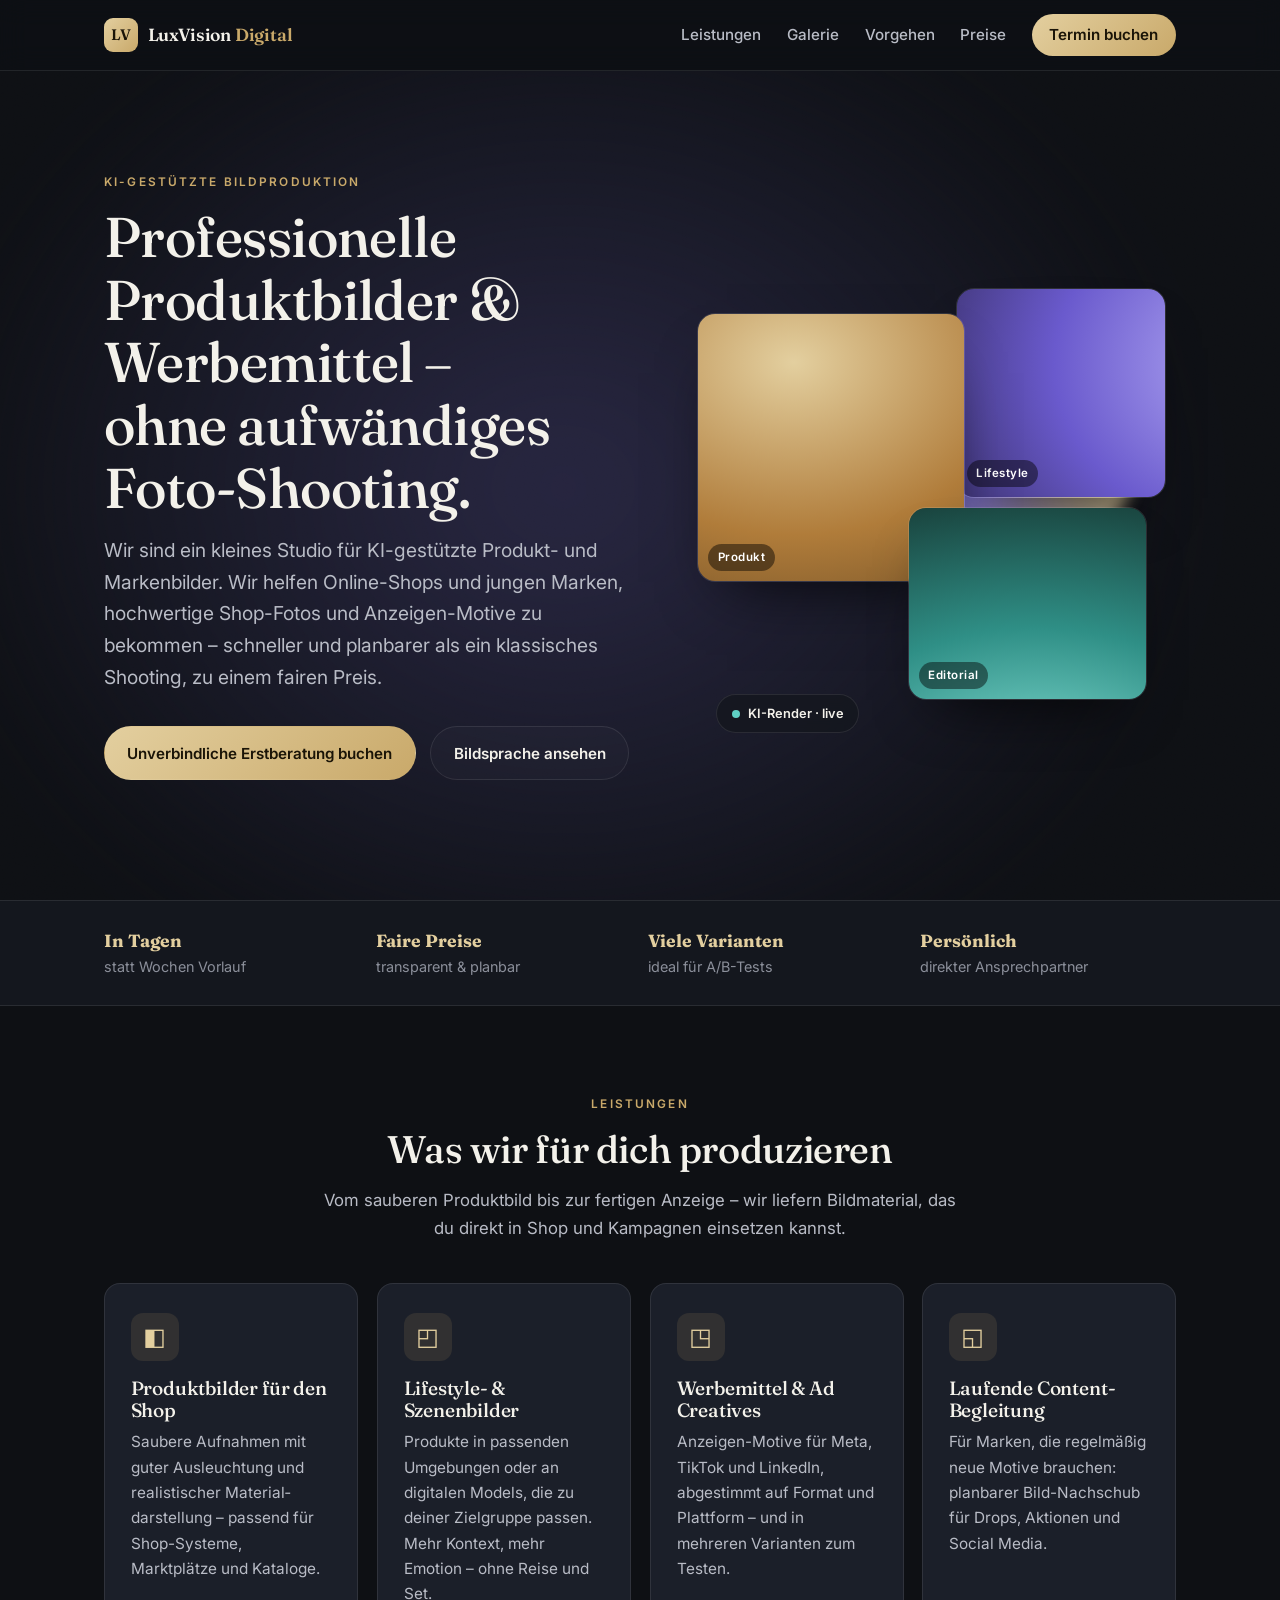
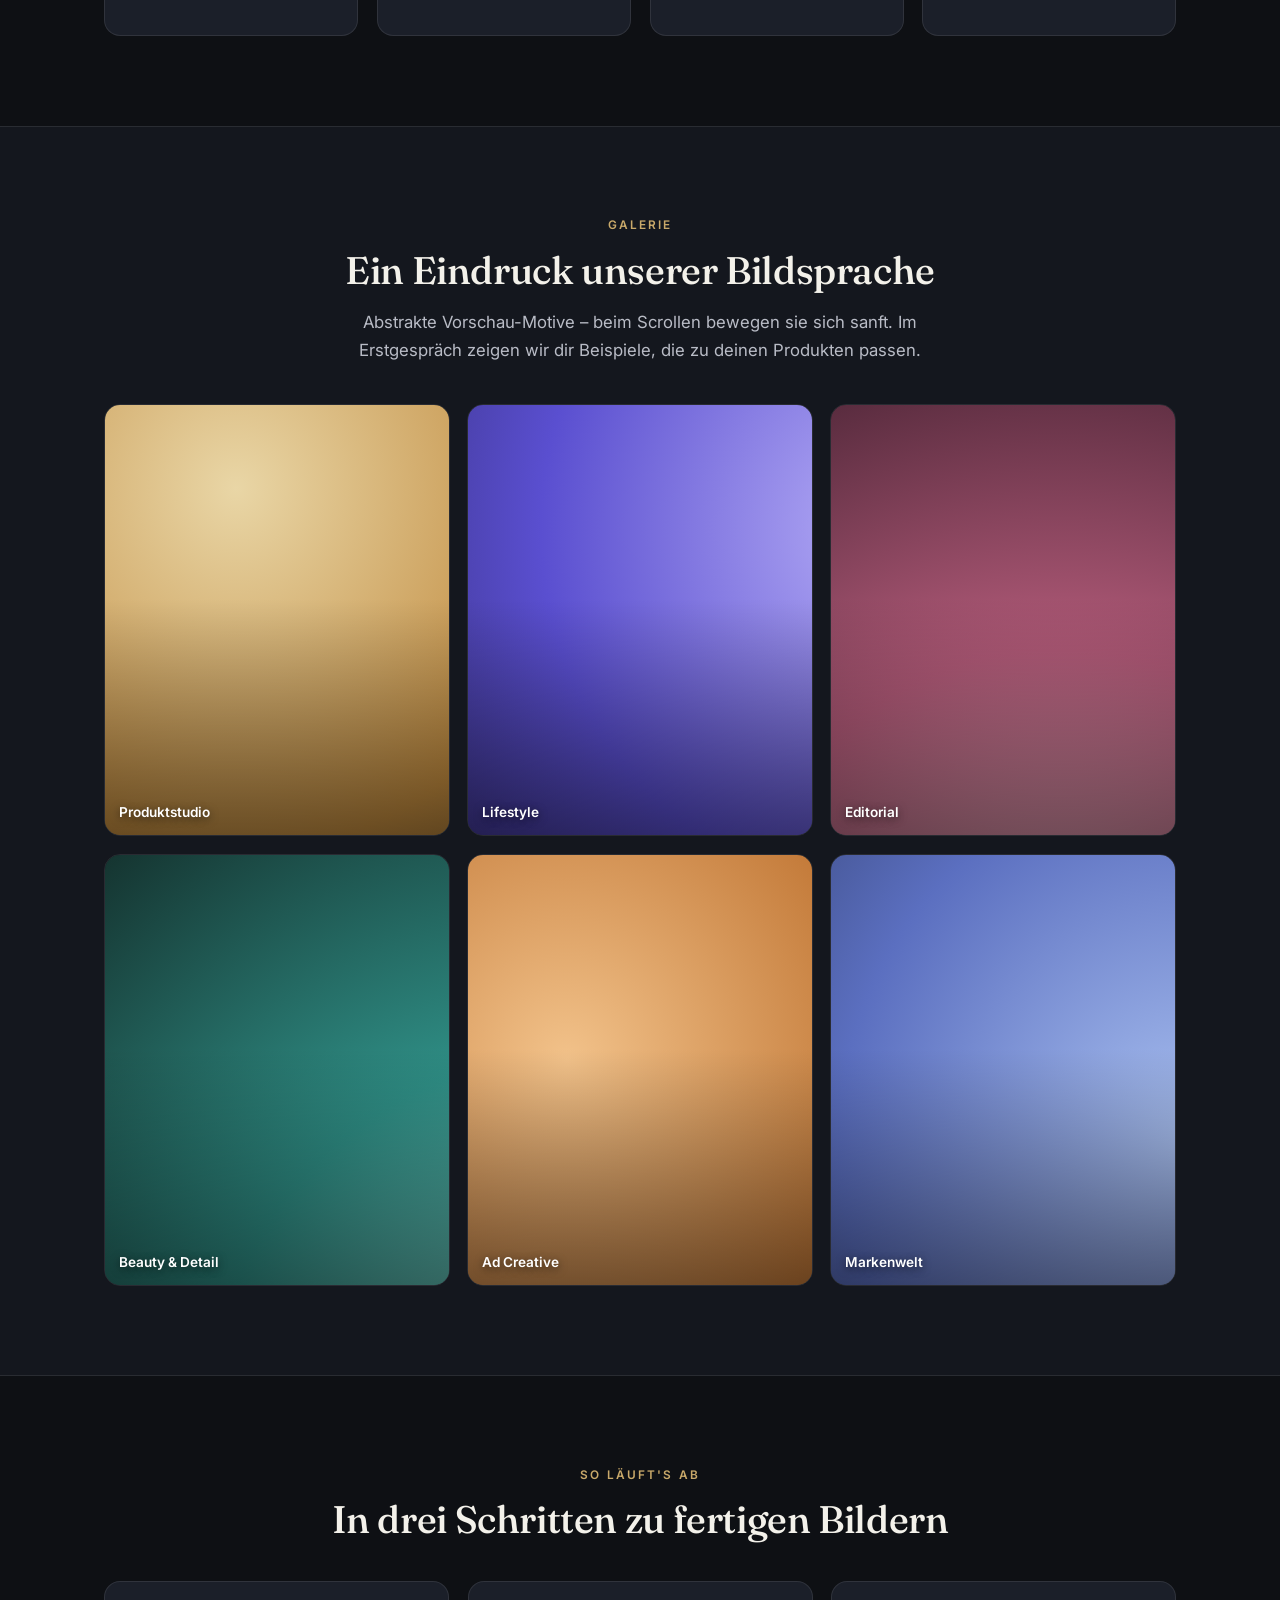
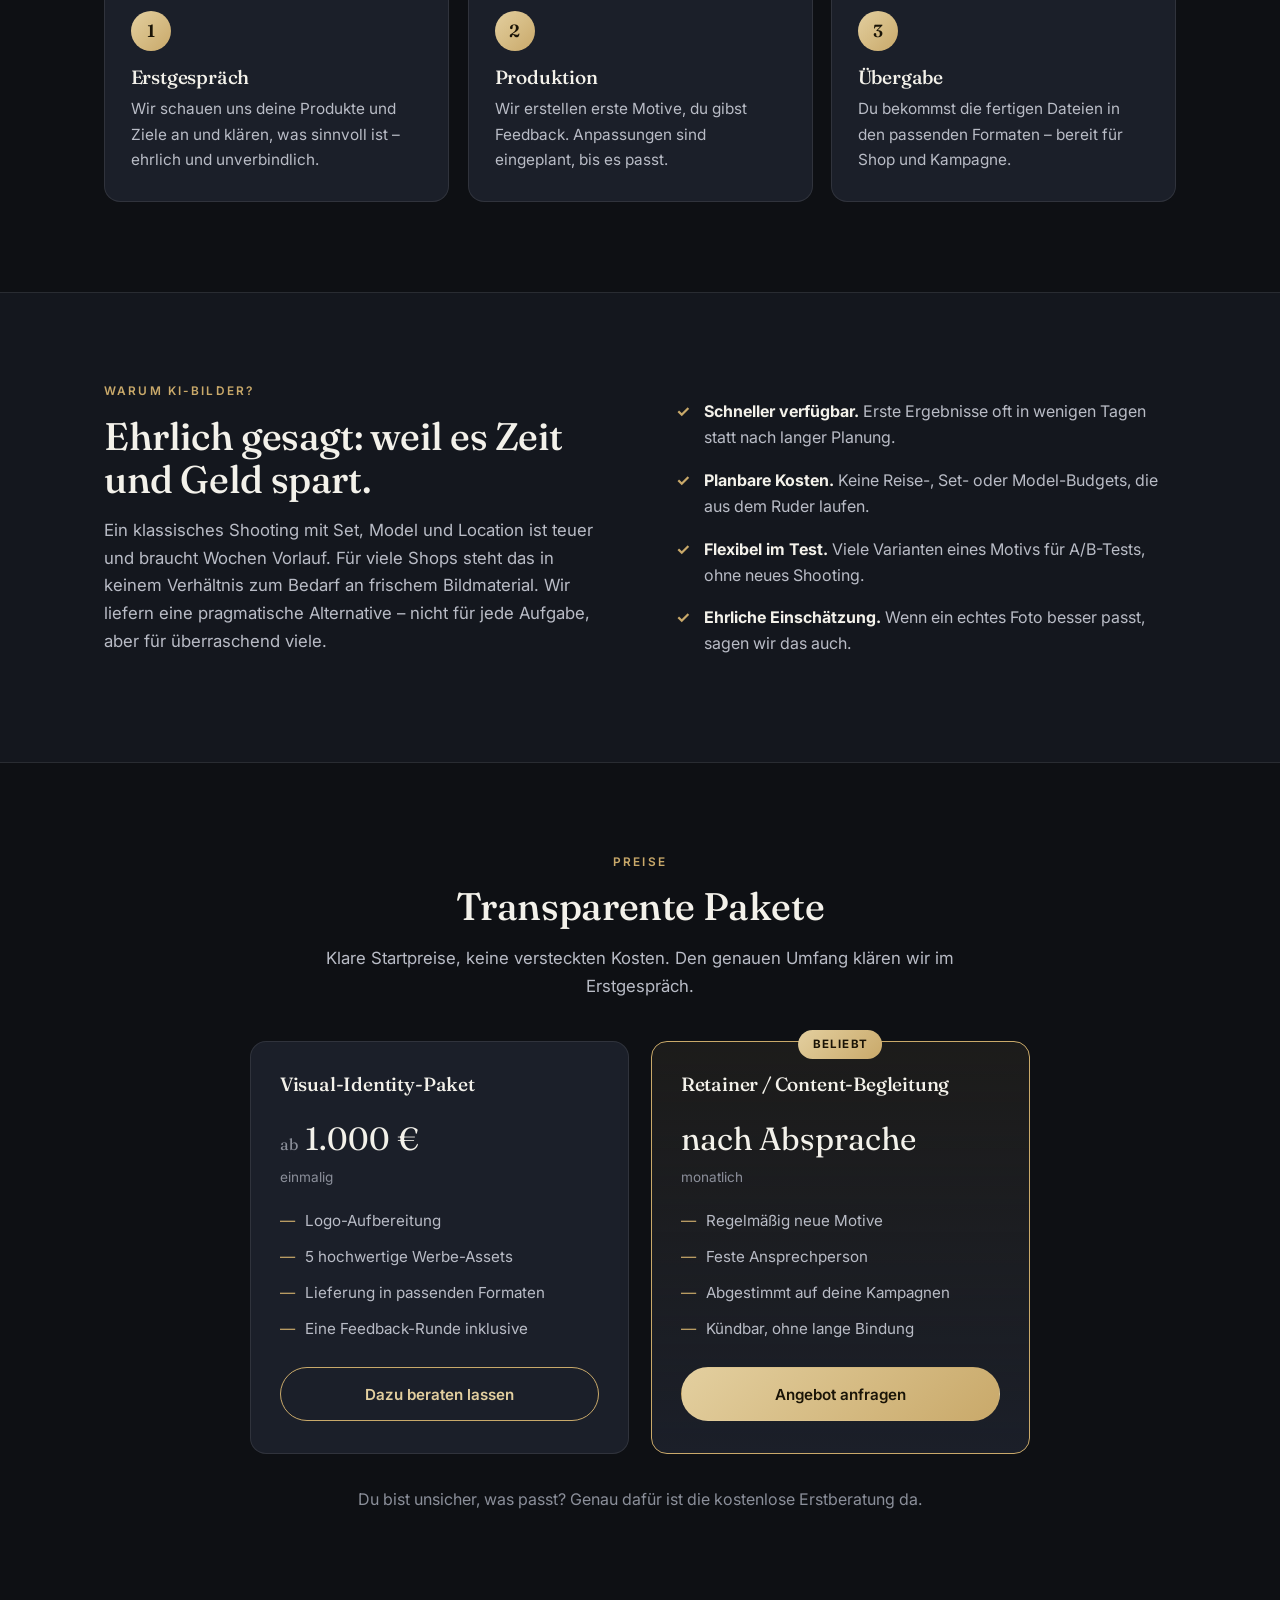
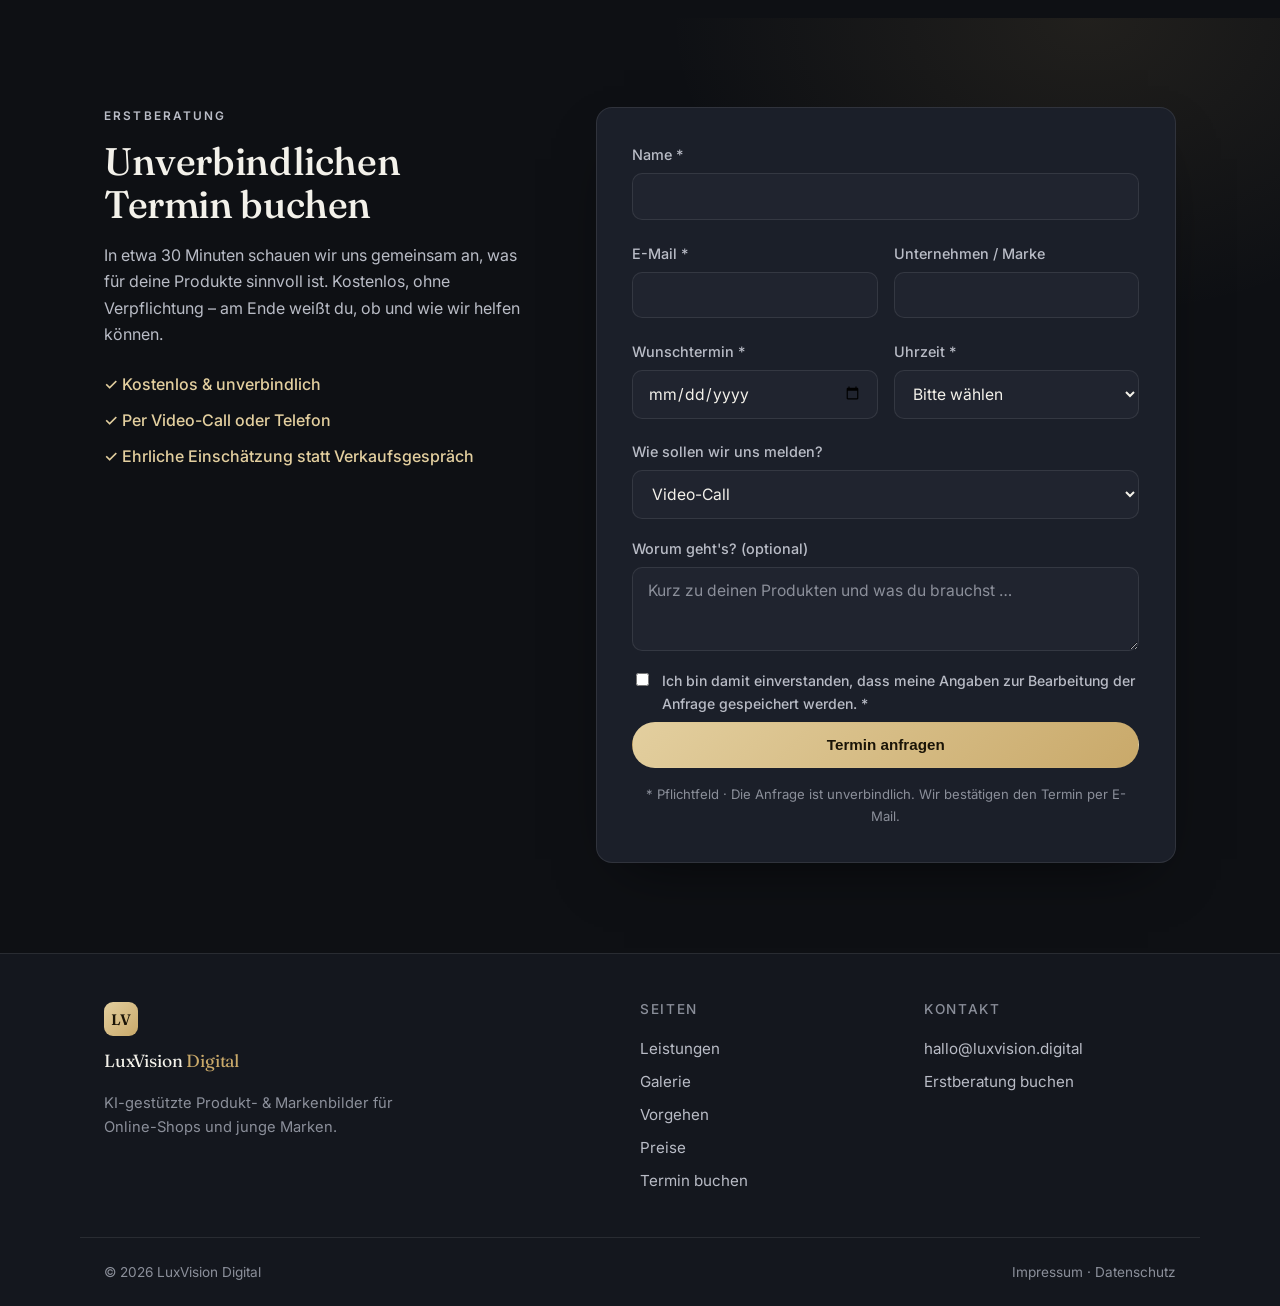
<file: consultation-site/index.html>
<!DOCTYPE html>
<html lang="de">
<head>
  <meta charset="UTF-8" />
  <meta name="viewport" content="width=device-width, initial-scale=1.0" />
  <title>LuxVision Digital – Produkt- &amp; Markenbilder mit KI</title>
  <meta name="description" content="Kleines Studio für KI-gestützte Produkt- und Markenbilder. Professionelle Shop-Fotos und Werbemittel ohne aufwändige Shootings. Jetzt unverbindliche Erstberatung buchen." />
  <link rel="preconnect" href="https://fonts.googleapis.com" />
  <link rel="preconnect" href="https://fonts.gstatic.com" crossorigin />
  <link href="https://fonts.googleapis.com/css2?family=Fraunces:opsz,wght@9..144,400;9..144,500;9..144,600&family=Inter:wght@400;500;600&display=swap" rel="stylesheet" />
  <link rel="stylesheet" href="styles.css" />
</head>
<body>
  <header class="site-header" id="top">
    <div class="container header-inner">
      <a href="#top" class="brand">
        <span class="brand-mark">LV</span>
        <span class="brand-name">LuxVision <em>Digital</em></span>
      </a>
      <nav class="nav" aria-label="Hauptnavigation">
        <a href="#leistungen">Leistungen</a>
        <a href="#galerie">Galerie</a>
        <a href="#vorgehen">Vorgehen</a>
        <a href="#preise">Preise</a>
        <a href="#termin" class="nav-cta">Termin buchen</a>
      </nav>
      <button class="nav-toggle" aria-label="Menü öffnen" aria-expanded="false">
        <span></span><span></span><span></span>
      </button>
    </div>
  </header>

  <main>
    <!-- HERO -->
    <section class="hero">
      <div class="aurora" aria-hidden="true"></div>
      <div class="grain" aria-hidden="true"></div>
      <div class="container hero-inner">
        <div class="hero-copy">
          <p class="eyebrow reveal">KI-gestützte Bildproduktion</p>
          <h1 class="reveal">Professionelle Produktbilder &amp; Werbemittel –<br>ohne aufwändiges Foto-Shooting.</h1>
          <p class="hero-sub reveal">
            Wir sind ein kleines Studio für KI-gestützte Produkt- und Markenbilder.
            Wir helfen Online-Shops und jungen Marken, hochwertige Shop-Fotos und Anzeigen-Motive
            zu bekommen – schneller und planbarer als ein klassisches Shooting, zu einem fairen Preis.
          </p>
          <div class="hero-actions reveal">
            <a href="#termin" class="btn btn-primary">Unverbindliche Erstberatung buchen</a>
            <a href="#galerie" class="btn btn-ghost">Bildsprache ansehen</a>
          </div>
          <p class="hero-note reveal">Kostenlos &amp; unverbindlich · ca. 30 Minuten · per Video-Call oder Telefon</p>
        </div>

        <div class="hero-visual" aria-hidden="true">
          <div class="orb"></div>
          <figure class="render-card rc-1"><div class="render-art art-1"></div><span class="tag">Produkt</span></figure>
          <figure class="render-card rc-2"><div class="render-art art-2"></div><span class="tag">Lifestyle</span></figure>
          <figure class="render-card rc-3"><div class="render-art art-3"></div><span class="tag">Editorial</span></figure>
          <div class="render-chip"><span class="dot"></span>KI-Render · live</div>
        </div>
      </div>
    </section>

    <!-- TRUST STRIP -->
    <section class="strip">
      <div class="container strip-inner">
        <div class="reveal"><strong>In Tagen</strong><span>statt Wochen Vorlauf</span></div>
        <div class="reveal"><strong>Faire Preise</strong><span>transparent &amp; planbar</span></div>
        <div class="reveal"><strong>Viele Varianten</strong><span>ideal für A/B-Tests</span></div>
        <div class="reveal"><strong>Persönlich</strong><span>direkter Ansprechpartner</span></div>
      </div>
    </section>

    <!-- LEISTUNGEN -->
    <section id="leistungen" class="section">
      <div class="container">
        <p class="eyebrow center reveal">Leistungen</p>
        <h2 class="center reveal">Was wir für dich produzieren</h2>
        <p class="section-lead center reveal">
          Vom sauberen Produktbild bis zur fertigen Anzeige – wir liefern Bildmaterial,
          das du direkt in Shop und Kampagnen einsetzen kannst.
        </p>

        <div class="cards">
          <article class="card reveal">
            <div class="card-icon" aria-hidden="true">◧</div>
            <h3>Produktbilder für den Shop</h3>
            <p>
              Saubere Aufnahmen mit guter Ausleuchtung und realistischer Material­darstellung –
              passend für Shop-Systeme, Marktplätze und Kataloge.
            </p>
          </article>

          <article class="card reveal">
            <div class="card-icon" aria-hidden="true">◰</div>
            <h3>Lifestyle- &amp; Szenenbilder</h3>
            <p>
              Produkte in passenden Umgebungen oder an digitalen Models, die zu deiner
              Zielgruppe passen. Mehr Kontext, mehr Emotion – ohne Reise und Set.
            </p>
          </article>

          <article class="card reveal">
            <div class="card-icon" aria-hidden="true">◳</div>
            <h3>Werbemittel &amp; Ad Creatives</h3>
            <p>
              Anzeigen-Motive für Meta, TikTok und LinkedIn, abgestimmt auf Format und Plattform –
              und in mehreren Varianten zum Testen.
            </p>
          </article>

          <article class="card reveal">
            <div class="card-icon" aria-hidden="true">◱</div>
            <h3>Laufende Content-Begleitung</h3>
            <p>
              Für Marken, die regelmäßig neue Motive brauchen: planbarer Bild-Nachschub
              für Drops, Aktionen und Social Media.
            </p>
          </article>
        </div>
      </div>
    </section>

    <!-- GALERIE / SHOWCASE -->
    <section id="galerie" class="section section-alt showcase">
      <div class="container">
        <p class="eyebrow center reveal">Galerie</p>
        <h2 class="center reveal">Ein Eindruck unserer Bildsprache</h2>
        <p class="section-lead center reveal">
          Abstrakte Vorschau-Motive – beim Scrollen bewegen sie sich sanft.
          Im Erstgespräch zeigen wir dir Beispiele, die zu deinen Produkten passen.
        </p>

        <div class="gallery">
          <figure class="shot reveal"><div class="shot-art s1"></div><figcaption>Produktstudio</figcaption></figure>
          <figure class="shot reveal"><div class="shot-art s2"></div><figcaption>Lifestyle</figcaption></figure>
          <figure class="shot reveal"><div class="shot-art s3"></div><figcaption>Editorial</figcaption></figure>
          <figure class="shot reveal"><div class="shot-art s4"></div><figcaption>Beauty &amp; Detail</figcaption></figure>
          <figure class="shot reveal"><div class="shot-art s5"></div><figcaption>Ad Creative</figcaption></figure>
          <figure class="shot reveal"><div class="shot-art s6"></div><figcaption>Markenwelt</figcaption></figure>
        </div>
      </div>
    </section>

    <!-- VORGEHEN -->
    <section id="vorgehen" class="section">
      <div class="container">
        <p class="eyebrow center reveal">So läuft's ab</p>
        <h2 class="center reveal">In drei Schritten zu fertigen Bildern</h2>

        <ol class="steps">
          <li class="reveal">
            <span class="step-num">1</span>
            <h3>Erstgespräch</h3>
            <p>Wir schauen uns deine Produkte und Ziele an und klären, was sinnvoll ist – ehrlich und unverbindlich.</p>
          </li>
          <li class="reveal">
            <span class="step-num">2</span>
            <h3>Produktion</h3>
            <p>Wir erstellen erste Motive, du gibst Feedback. Anpassungen sind eingeplant, bis es passt.</p>
          </li>
          <li class="reveal">
            <span class="step-num">3</span>
            <h3>Übergabe</h3>
            <p>Du bekommst die fertigen Dateien in den passenden Formaten – bereit für Shop und Kampagne.</p>
          </li>
        </ol>
      </div>
    </section>

    <!-- WARUM -->
    <section class="section section-alt">
      <div class="container two-col">
        <div>
          <p class="eyebrow reveal">Warum KI-Bilder?</p>
          <h2 class="reveal">Ehrlich gesagt: weil es Zeit und Geld spart.</h2>
          <p class="section-lead reveal">
            Ein klassisches Shooting mit Set, Model und Location ist teuer und braucht Wochen Vorlauf.
            Für viele Shops steht das in keinem Verhältnis zum Bedarf an frischem Bildmaterial.
            Wir liefern eine pragmatische Alternative – nicht für jede Aufgabe, aber für überraschend viele.
          </p>
        </div>
        <ul class="check-list">
          <li class="reveal"><strong>Schneller verfügbar.</strong> Erste Ergebnisse oft in wenigen Tagen statt nach langer Planung.</li>
          <li class="reveal"><strong>Planbare Kosten.</strong> Keine Reise-, Set- oder Model-Budgets, die aus dem Ruder laufen.</li>
          <li class="reveal"><strong>Flexibel im Test.</strong> Viele Varianten eines Motivs für A/B-Tests, ohne neues Shooting.</li>
          <li class="reveal"><strong>Ehrliche Einschätzung.</strong> Wenn ein echtes Foto besser passt, sagen wir das auch.</li>
        </ul>
      </div>
    </section>

    <!-- PREISE -->
    <section id="preise" class="section">
      <div class="container">
        <p class="eyebrow center reveal">Preise</p>
        <h2 class="center reveal">Transparente Pakete</h2>
        <p class="section-lead center reveal">Klare Startpreise, keine versteckten Kosten. Den genauen Umfang klären wir im Erstgespräch.</p>

        <div class="pricing">
          <article class="price-card reveal">
            <h3>Visual-Identity-Paket</h3>
            <p class="price"><span>ab</span> 1.000&nbsp;€</p>
            <p class="price-meta">einmalig</p>
            <ul>
              <li>Logo-Aufbereitung</li>
              <li>5 hochwertige Werbe-Assets</li>
              <li>Lieferung in passenden Formaten</li>
              <li>Eine Feedback-Runde inklusive</li>
            </ul>
            <a href="#termin" class="btn btn-outline">Dazu beraten lassen</a>
          </article>

          <article class="price-card featured reveal">
            <span class="badge">Beliebt</span>
            <h3>Retainer / Content-Begleitung</h3>
            <p class="price">nach Absprache</p>
            <p class="price-meta">monatlich</p>
            <ul>
              <li>Regelmäßig neue Motive</li>
              <li>Feste Ansprechperson</li>
              <li>Abgestimmt auf deine Kampagnen</li>
              <li>Kündbar, ohne lange Bindung</li>
            </ul>
            <a href="#termin" class="btn btn-primary">Angebot anfragen</a>
          </article>
        </div>
        <p class="price-foot center reveal">Du bist unsicher, was passt? Genau dafür ist die kostenlose Erstberatung da.</p>
      </div>
    </section>

    <!-- TERMIN / BOOKING -->
    <section id="termin" class="section booking">
      <div class="container booking-inner">
        <div class="booking-intro">
          <p class="eyebrow reveal">Erstberatung</p>
          <h2 class="reveal">Unverbindlichen Termin buchen</h2>
          <p class="reveal">
            In etwa 30 Minuten schauen wir uns gemeinsam an, was für deine Produkte sinnvoll ist.
            Kostenlos, ohne Verpflichtung – am Ende weißt du, ob und wie wir helfen können.
          </p>
          <ul class="booking-points reveal">
            <li>✓ Kostenlos &amp; unverbindlich</li>
            <li>✓ Per Video-Call oder Telefon</li>
            <li>✓ Ehrliche Einschätzung statt Verkaufsgespräch</li>
          </ul>
        </div>

        <form class="booking-form reveal" id="bookingForm" novalidate>
          <div class="field">
            <label for="name">Name *</label>
            <input type="text" id="name" name="name" autocomplete="name" required />
            <small class="error" data-for="name"></small>
          </div>

          <div class="field-row">
            <div class="field">
              <label for="email">E-Mail *</label>
              <input type="email" id="email" name="email" autocomplete="email" required />
              <small class="error" data-for="email"></small>
            </div>
            <div class="field">
              <label for="company">Unternehmen / Marke</label>
              <input type="text" id="company" name="company" autocomplete="organization" />
            </div>
          </div>

          <div class="field-row">
            <div class="field">
              <label for="date">Wunschtermin *</label>
              <input type="date" id="date" name="date" required />
              <small class="error" data-for="date"></small>
            </div>
            <div class="field">
              <label for="time">Uhrzeit *</label>
              <select id="time" name="time" required>
                <option value="">Bitte wählen</option>
                <option>09:00</option>
                <option>10:00</option>
                <option>11:00</option>
                <option>13:00</option>
                <option>14:00</option>
                <option>15:00</option>
                <option>16:00</option>
                <option>17:00</option>
              </select>
              <small class="error" data-for="time"></small>
            </div>
          </div>

          <div class="field">
            <label for="channel">Wie sollen wir uns melden?</label>
            <select id="channel" name="channel">
              <option>Video-Call</option>
              <option>Telefon</option>
              <option>Egal</option>
            </select>
          </div>

          <div class="field">
            <label for="message">Worum geht's? (optional)</label>
            <textarea id="message" name="message" rows="3" placeholder="Kurz zu deinen Produkten und was du brauchst …"></textarea>
          </div>

          <label class="consent">
            <input type="checkbox" id="consent" name="consent" required />
            <span>Ich bin damit einverstanden, dass meine Angaben zur Bearbeitung der Anfrage gespeichert werden. *</span>
          </label>
          <small class="error" data-for="consent"></small>

          <button type="submit" class="btn btn-primary btn-block">Termin anfragen</button>
          <p class="form-hint">* Pflichtfeld · Die Anfrage ist unverbindlich. Wir bestätigen den Termin per E-Mail.</p>
        </form>

        <!-- Success state -->
        <div class="booking-success" id="bookingSuccess" hidden>
          <div class="success-icon" aria-hidden="true">✓</div>
          <h3>Danke, <span id="successName">!</span></h3>
          <p>Deine Terminanfrage ist eingegangen. Wir melden uns kurzfristig per E-Mail zur Bestätigung.</p>
          <div class="success-summary" id="successSummary"></div>
          <a class="btn btn-outline" id="calendarLink" href="#">Zum Kalender hinzufügen</a>
          <button type="button" class="btn btn-ghost" id="resetBooking">Neue Anfrage</button>
        </div>
      </div>
    </section>
  </main>

  <footer class="site-footer">
    <div class="container footer-inner">
      <div class="footer-brand">
        <span class="brand-mark">LV</span>
        <span class="brand-name">LuxVision <em>Digital</em></span>
        <p>KI-gestützte Produkt- &amp; Markenbilder für Online-Shops und junge Marken.</p>
      </div>
      <div class="footer-col">
        <h4>Seiten</h4>
        <a href="#leistungen">Leistungen</a>
        <a href="#galerie">Galerie</a>
        <a href="#vorgehen">Vorgehen</a>
        <a href="#preise">Preise</a>
        <a href="#termin">Termin buchen</a>
      </div>
      <div class="footer-col">
        <h4>Kontakt</h4>
        <a href="mailto:hallo@luxvision.digital">hallo@luxvision.digital</a>
        <a href="#termin">Erstberatung buchen</a>
      </div>
    </div>
    <div class="container footer-bottom">
      <span>© <span id="year"></span> LuxVision Digital</span>
      <span>Impressum · Datenschutz</span>
    </div>
  </footer>

  <script src="script.js"></script>
</body>
</html>
</file>
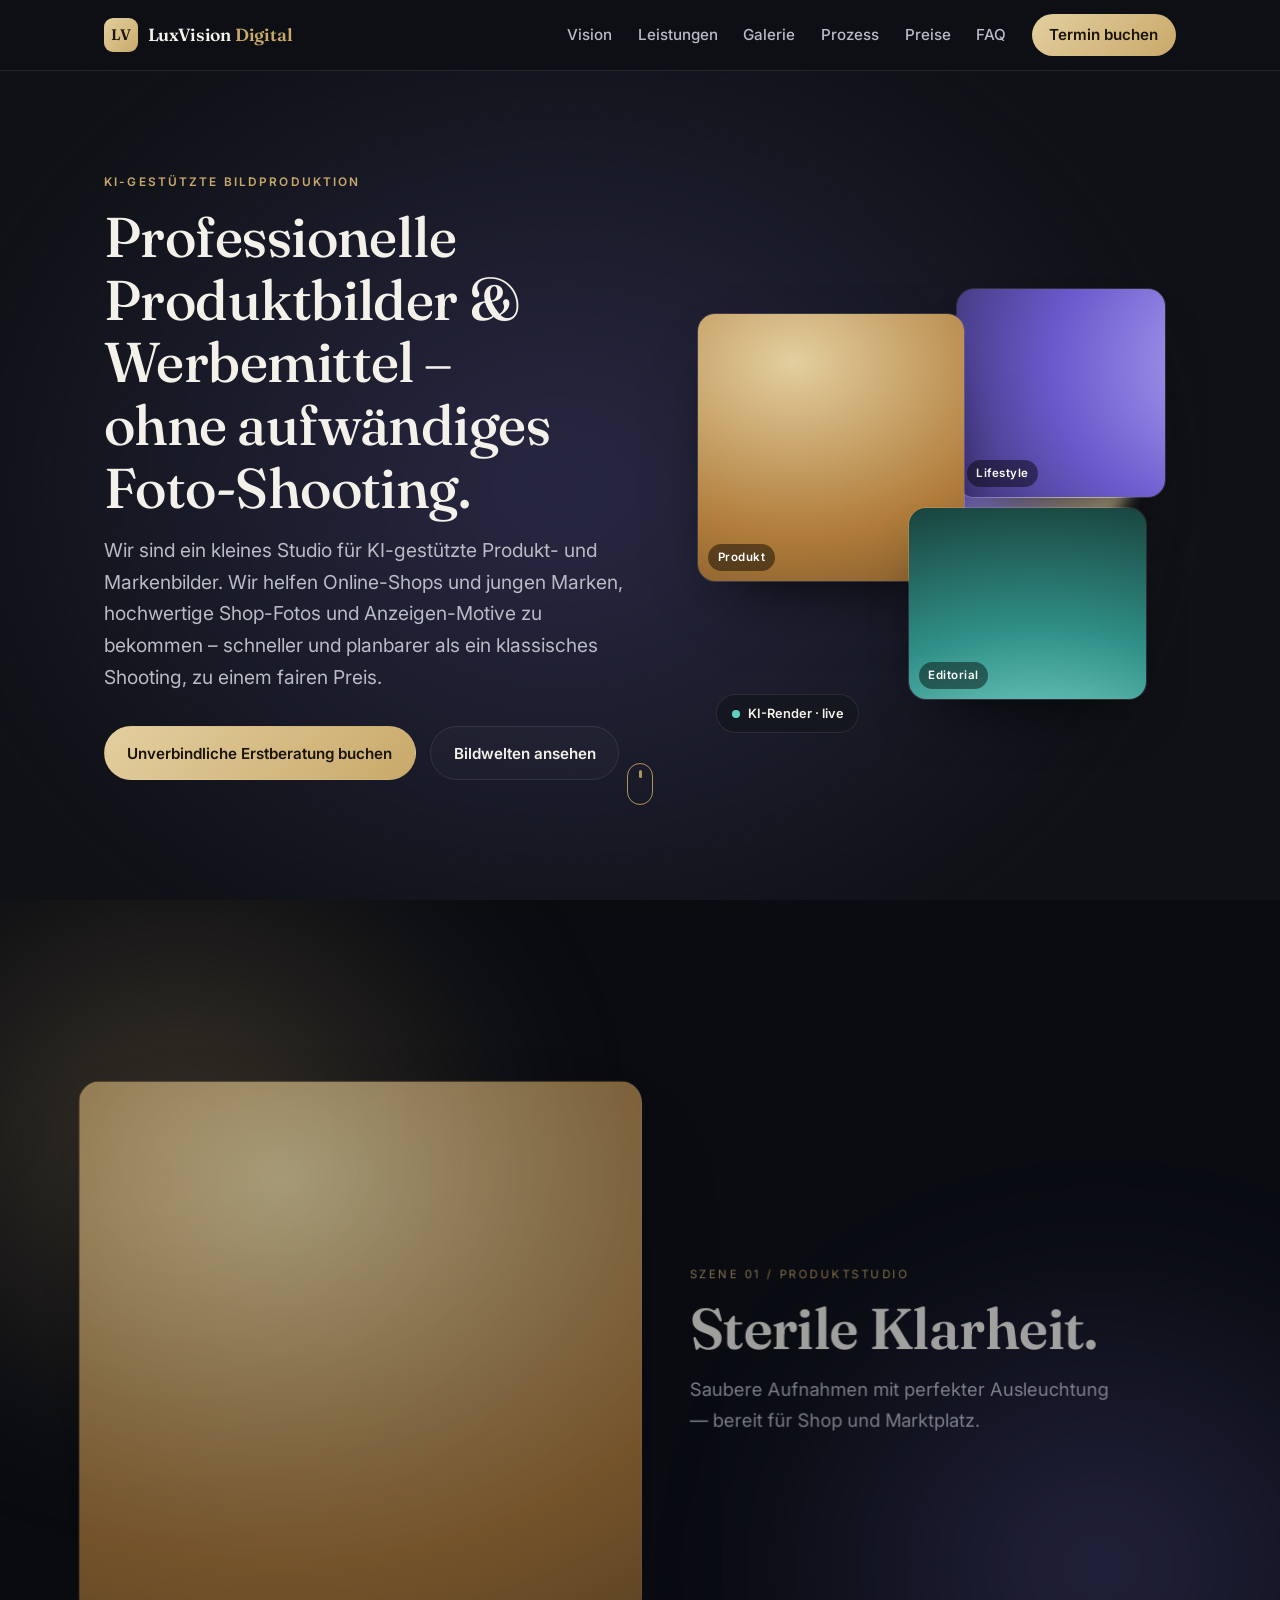
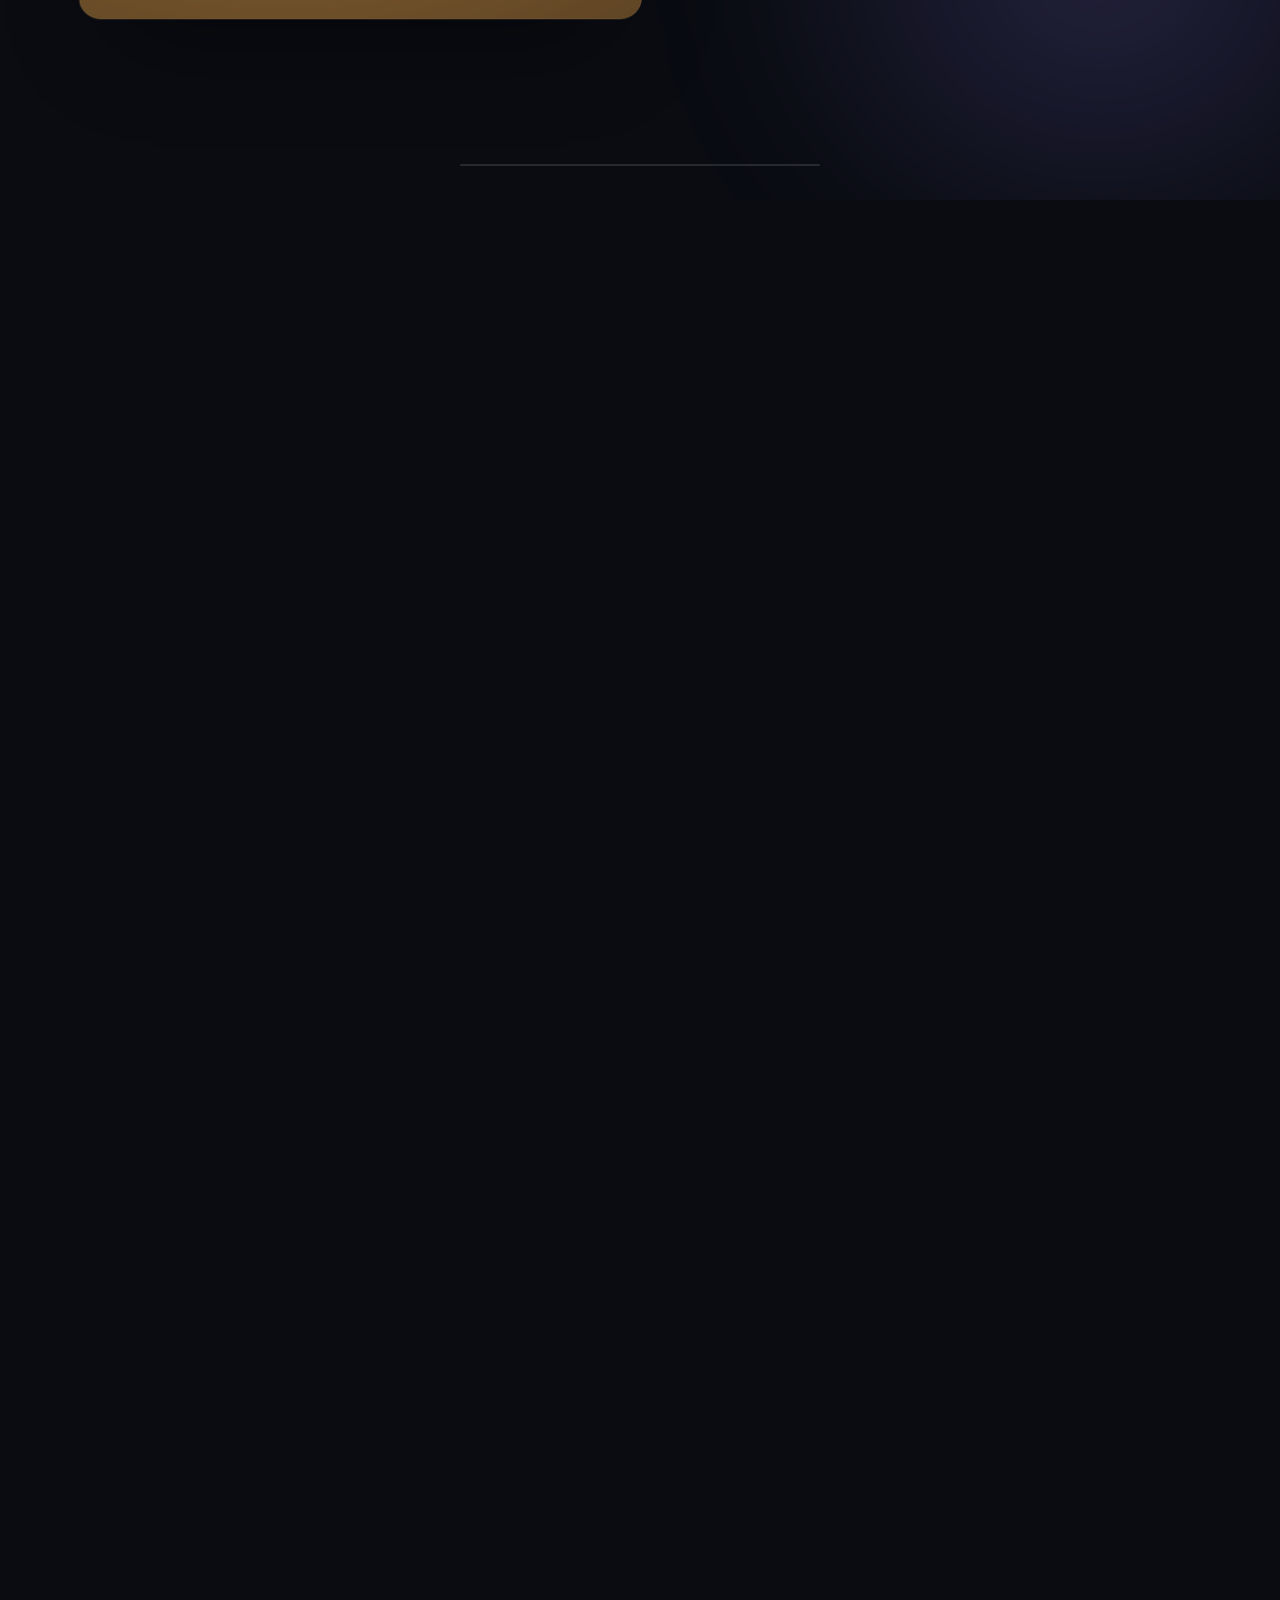
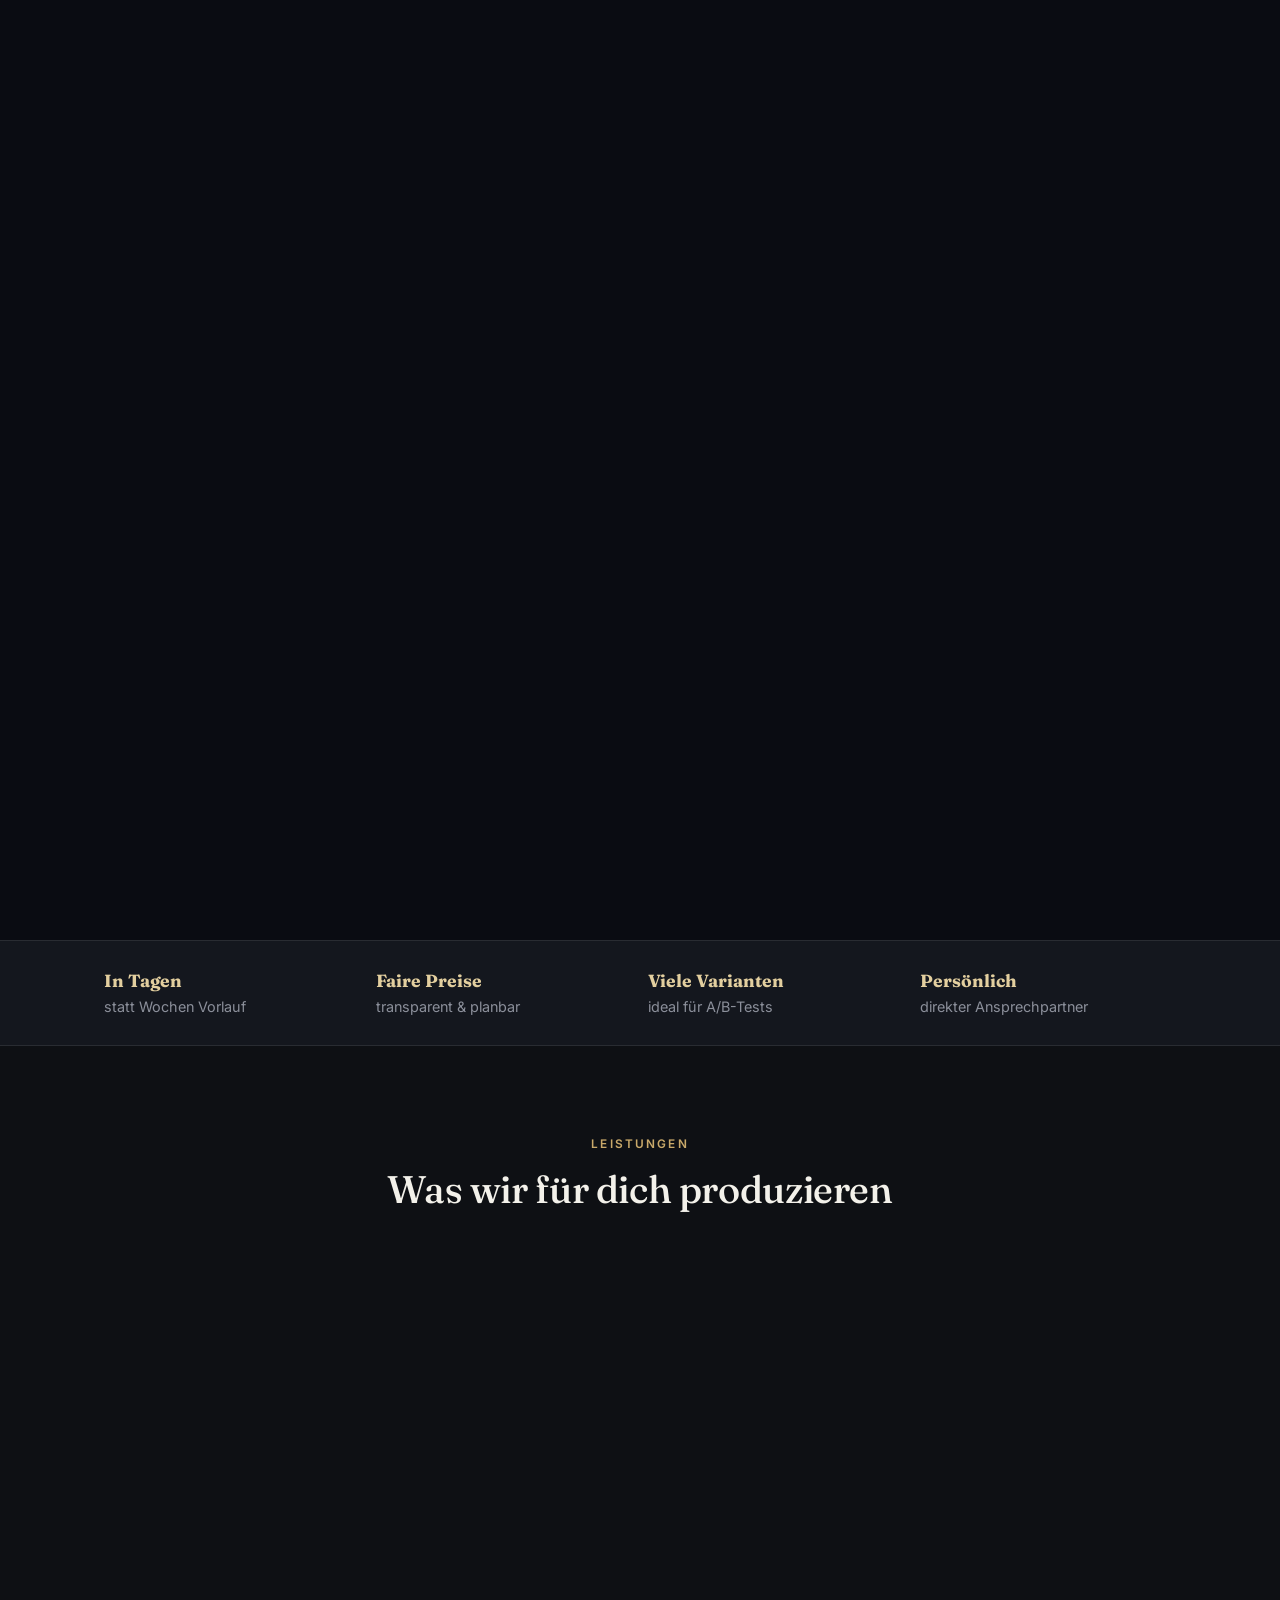
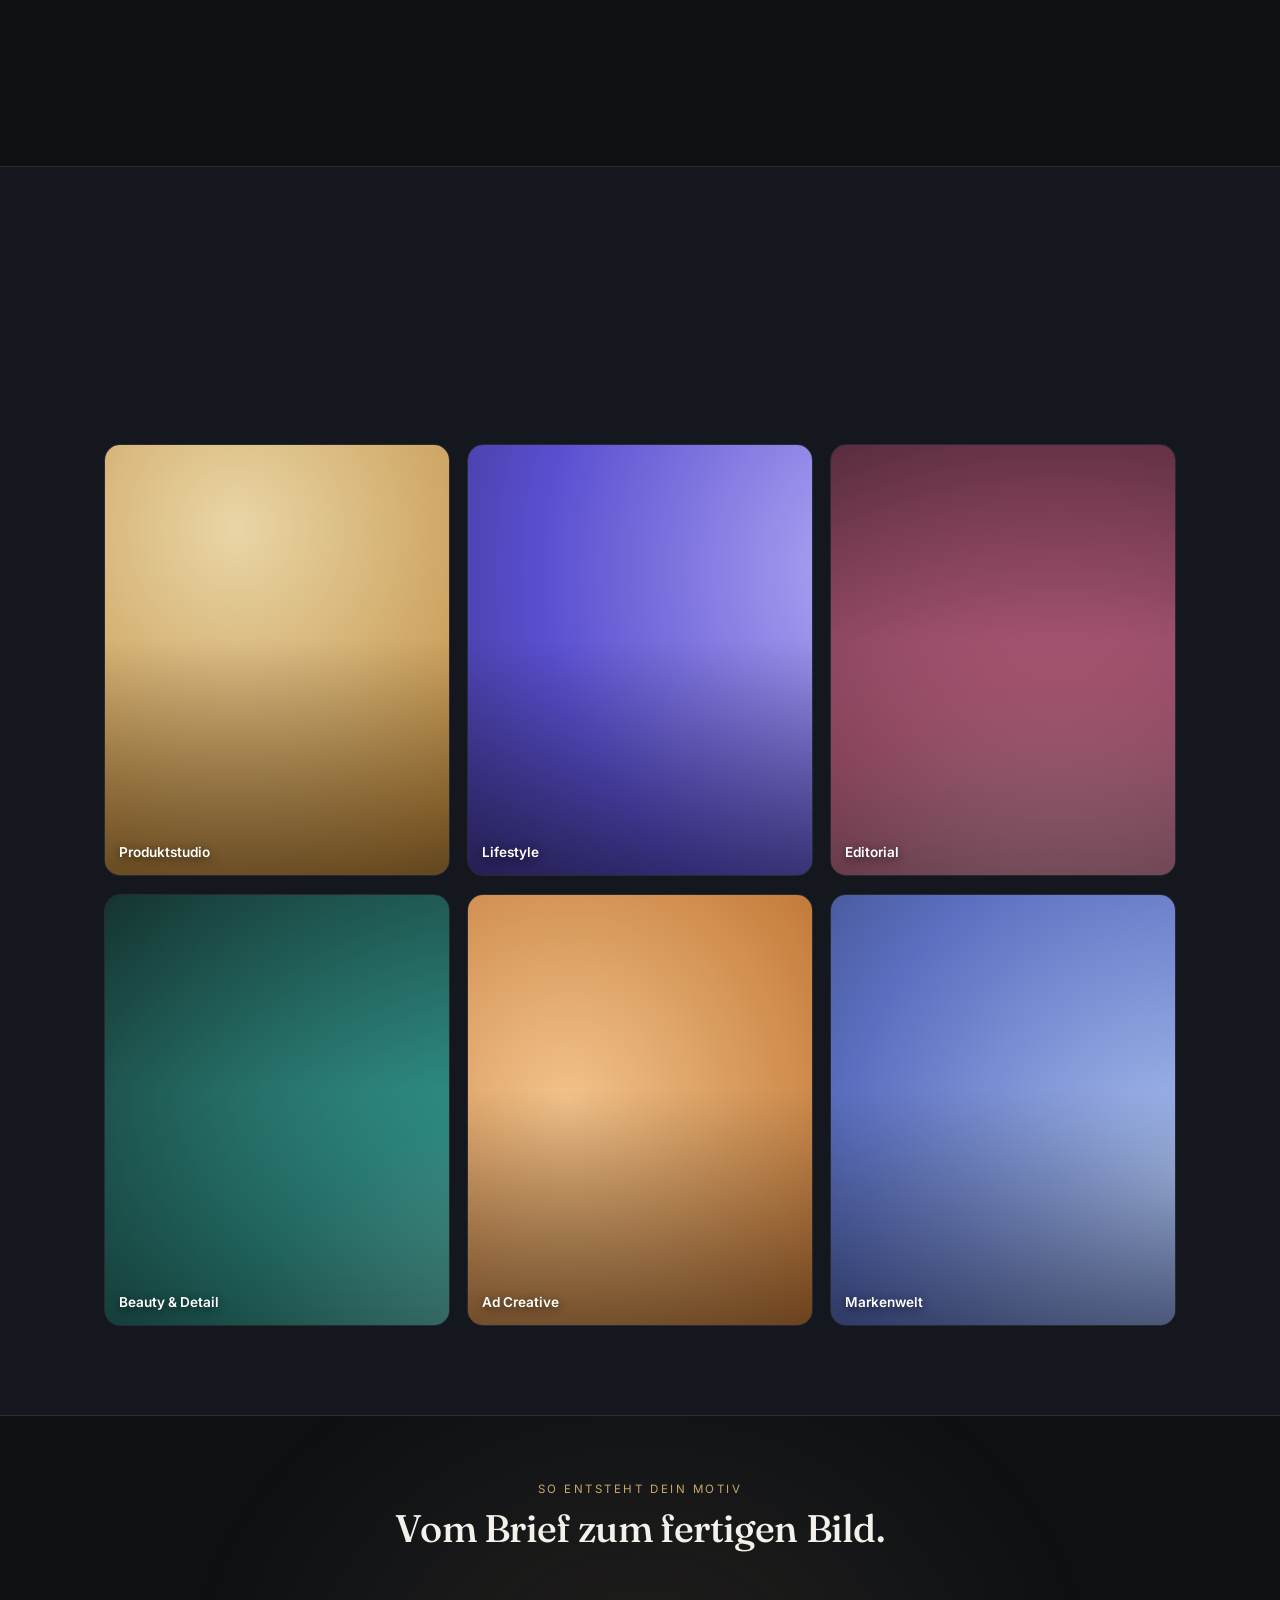
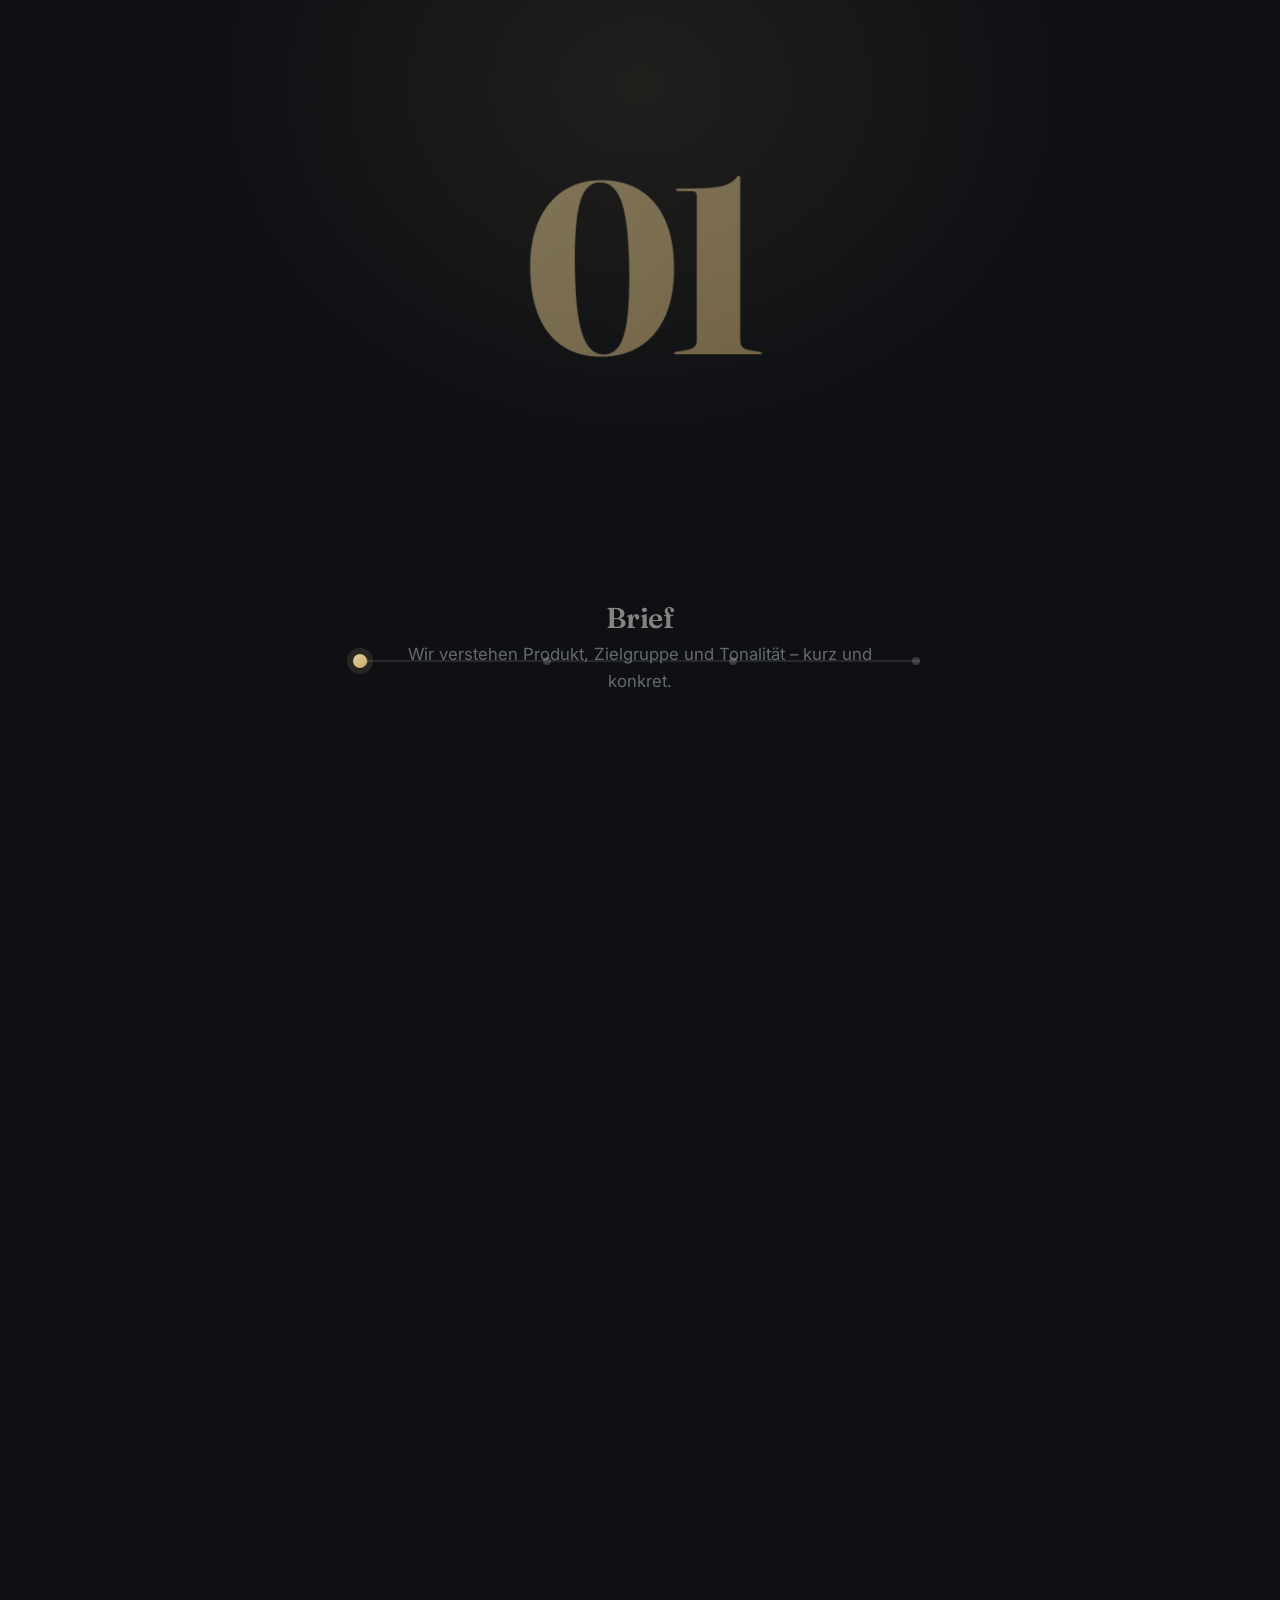
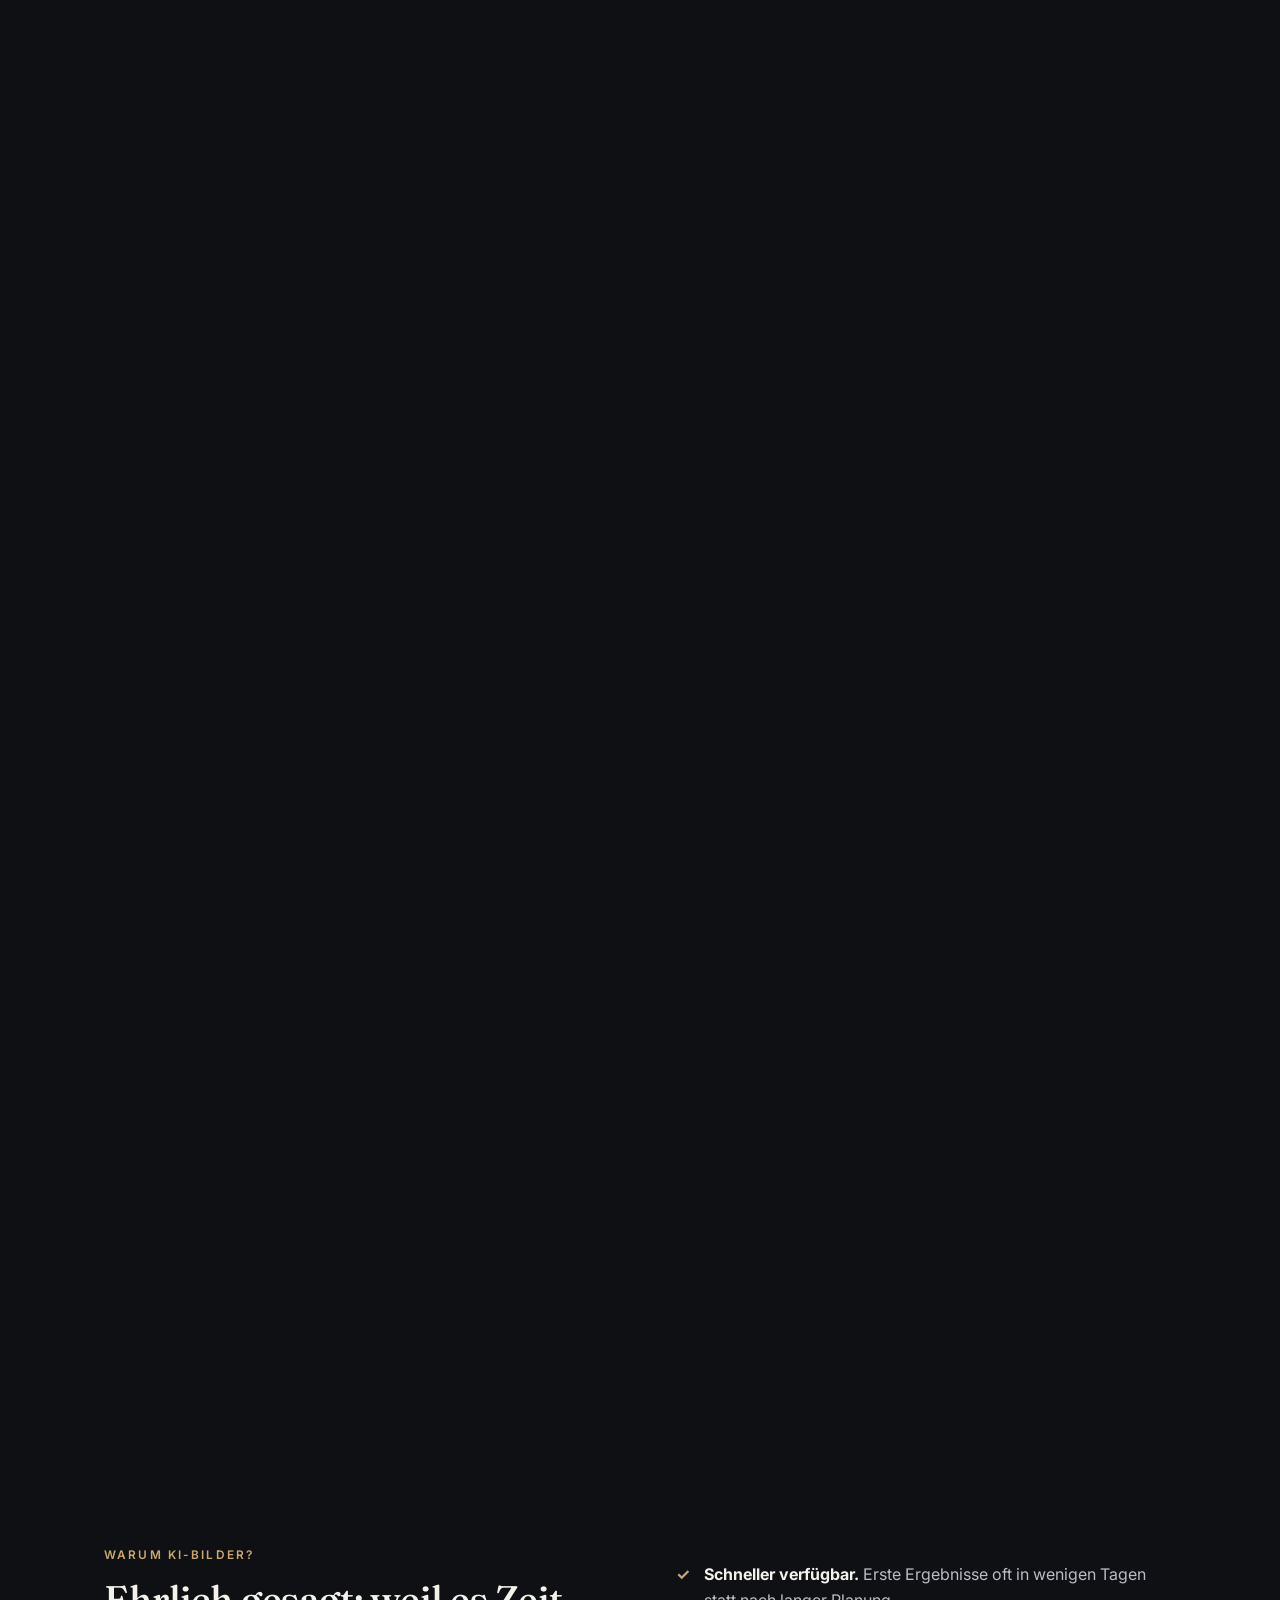
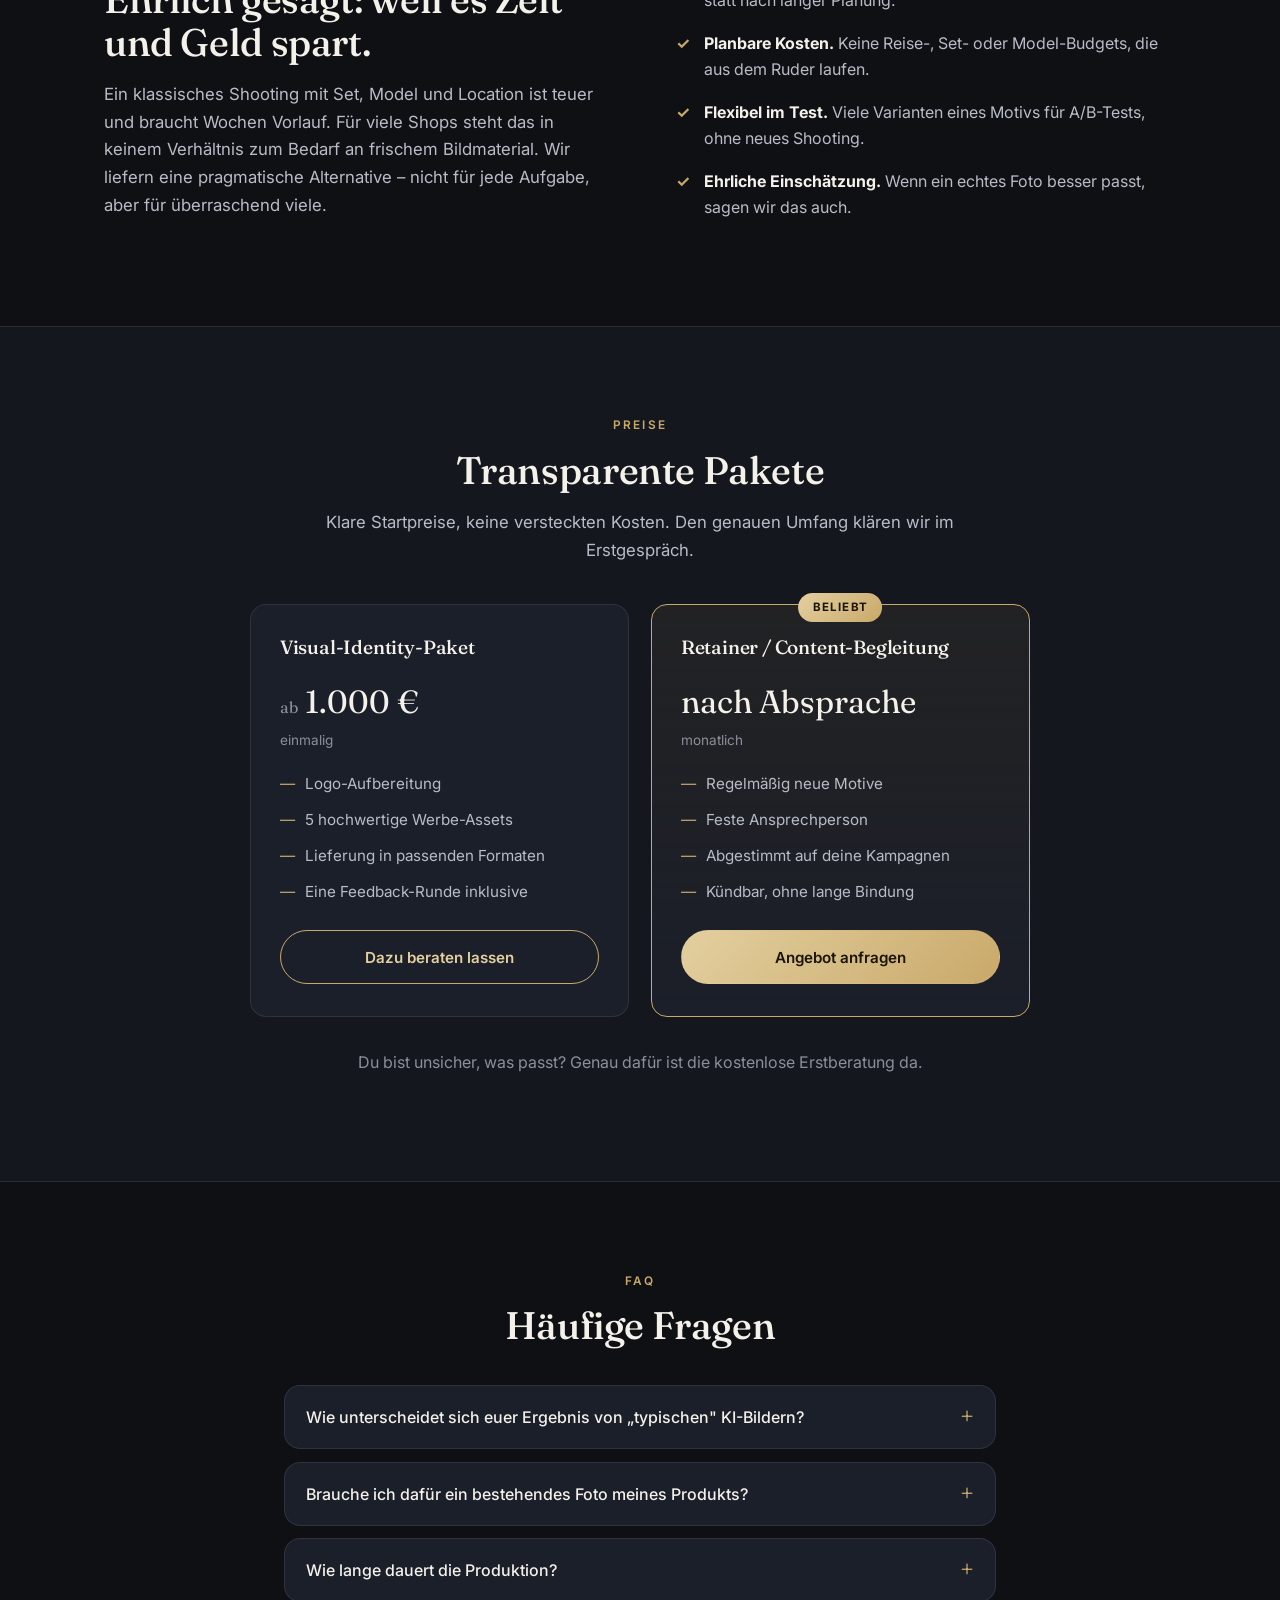
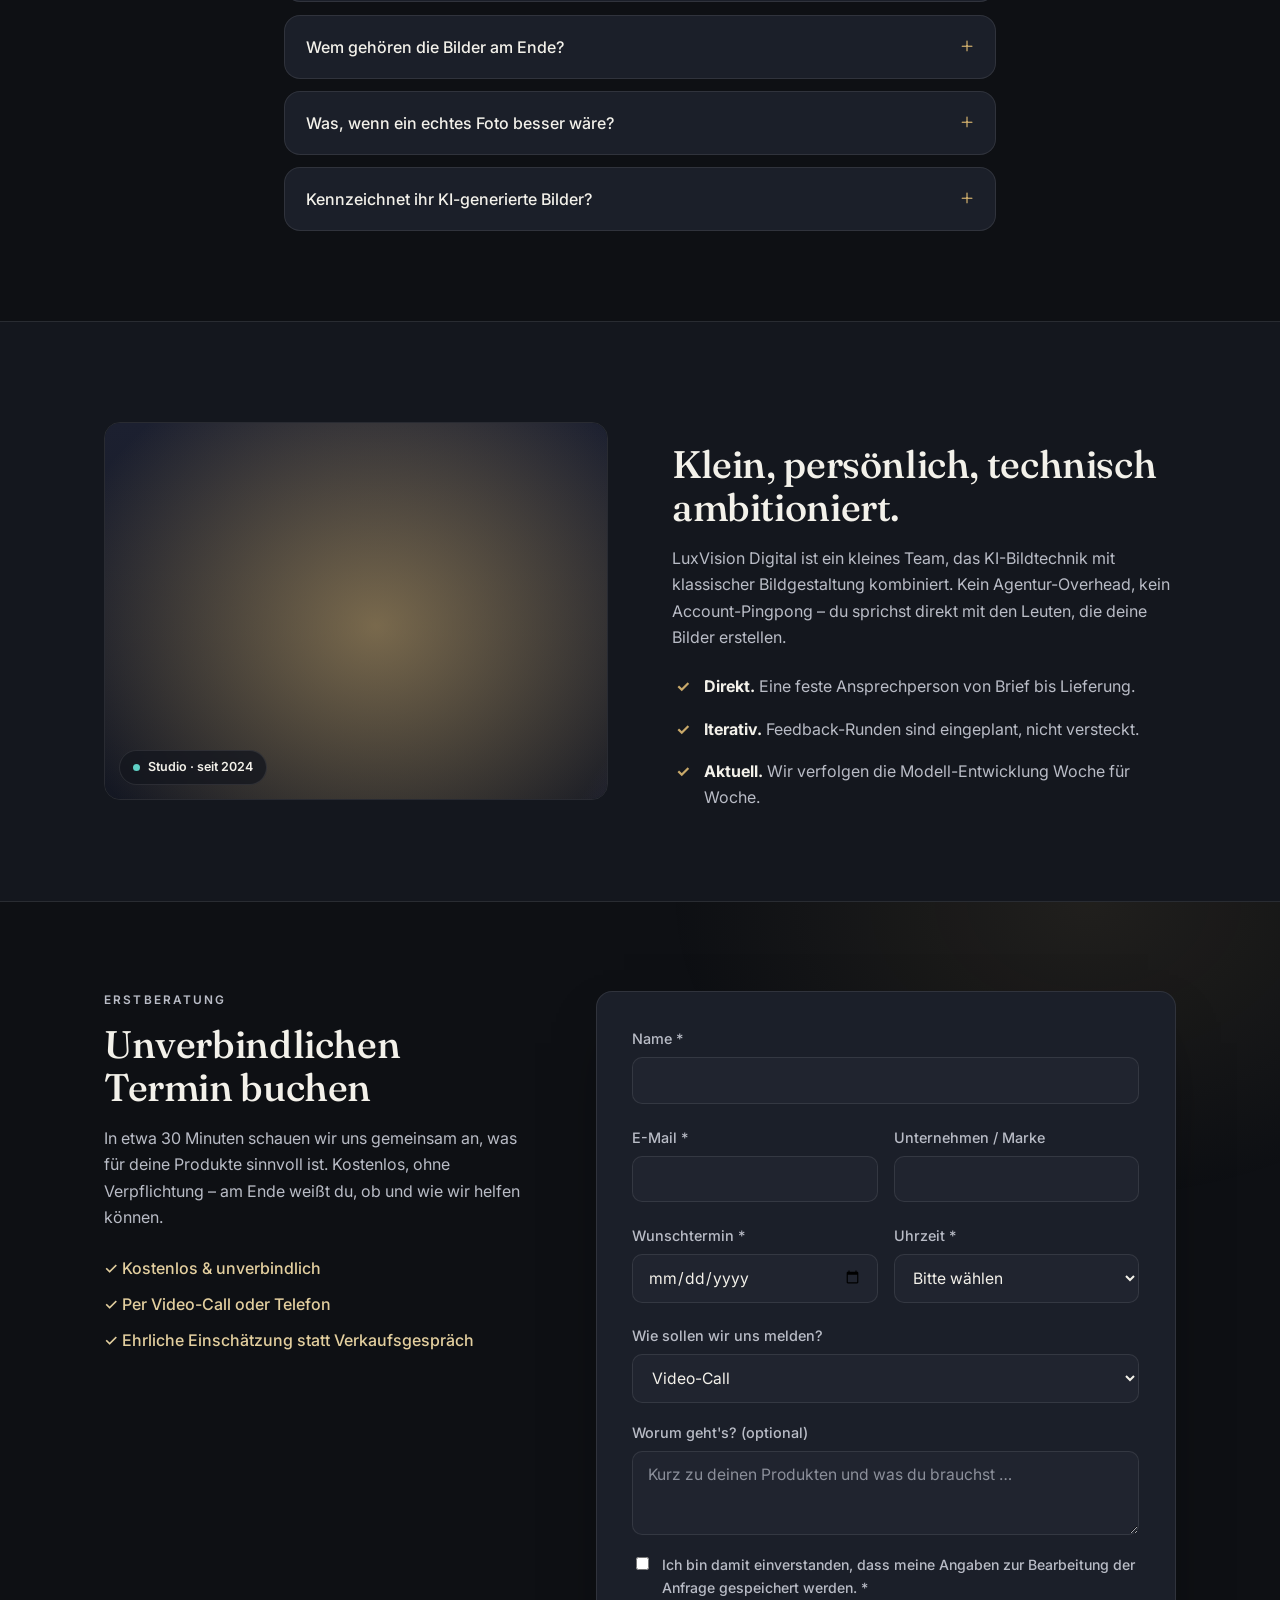
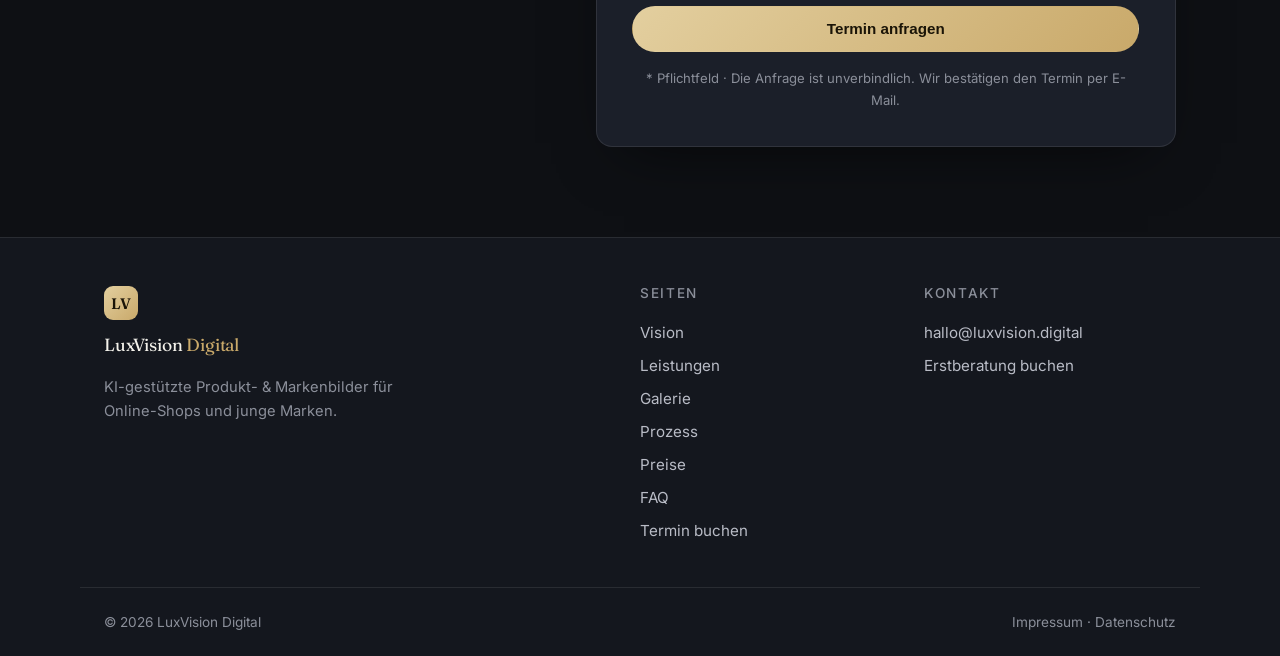
<file: lux-vision/index.html>
<!DOCTYPE html>
<html lang="de">
<head>
  <meta charset="UTF-8" />
  <meta name="viewport" content="width=device-width, initial-scale=1.0" />
  <title>LuxVision Digital – Produkt- &amp; Markenbilder mit KI</title>
  <meta name="description" content="Kleines Studio für KI-gestützte Produkt- und Markenbilder. Professionelle Shop-Fotos und Werbemittel ohne aufwändige Shootings. Jetzt unverbindliche Erstberatung buchen." />
  <link rel="preconnect" href="https://fonts.googleapis.com" />
  <link rel="preconnect" href="https://fonts.gstatic.com" crossorigin />
  <link href="https://fonts.googleapis.com/css2?family=Fraunces:opsz,wght@9..144,400;9..144,500;9..144,600;9..144,700&family=Inter:wght@400;500;600&display=swap" rel="stylesheet" />
  <link rel="stylesheet" href="styles.css" />
</head>
<body>
  <header class="site-header" id="top">
    <div class="container header-inner">
      <a href="#top" class="brand">
        <span class="brand-mark">LV</span>
        <span class="brand-name">LuxVision <em>Digital</em></span>
      </a>
      <nav class="nav" aria-label="Hauptnavigation">
        <a href="#vision">Vision</a>
        <a href="#leistungen">Leistungen</a>
        <a href="#galerie">Galerie</a>
        <a href="#prozess">Prozess</a>
        <a href="#preise">Preise</a>
        <a href="#faq">FAQ</a>
        <a href="#termin" class="nav-cta">Termin buchen</a>
      </nav>
      <button class="nav-toggle" aria-label="Menü öffnen" aria-expanded="false">
        <span></span><span></span><span></span>
      </button>
    </div>
  </header>

  <main>
    <!-- HERO -->
    <section class="hero">
      <div class="aurora" aria-hidden="true"></div>
      <div class="grain" aria-hidden="true"></div>
      <div class="container hero-inner">
        <div class="hero-copy">
          <p class="eyebrow reveal">KI-gestützte Bildproduktion</p>
          <h1 class="reveal">Professionelle Produktbilder &amp; Werbemittel –<br>ohne aufwändiges Foto-Shooting.</h1>
          <p class="hero-sub reveal">
            Wir sind ein kleines Studio für KI-gestützte Produkt- und Markenbilder.
            Wir helfen Online-Shops und jungen Marken, hochwertige Shop-Fotos und Anzeigen-Motive
            zu bekommen – schneller und planbarer als ein klassisches Shooting, zu einem fairen Preis.
          </p>
          <div class="hero-actions reveal">
            <a href="#termin" class="btn btn-primary">Unverbindliche Erstberatung buchen</a>
            <a href="#vision" class="btn btn-ghost">Bildwelten ansehen</a>
          </div>
          <p class="hero-note reveal">Kostenlos &amp; unverbindlich · ca. 30 Minuten · per Video-Call oder Telefon</p>
        </div>

        <div class="hero-visual" aria-hidden="true">
          <div class="orb"></div>
          <figure class="render-card rc-1"><div class="render-art art-1"></div><span class="tag">Produkt</span></figure>
          <figure class="render-card rc-2"><div class="render-art art-2"></div><span class="tag">Lifestyle</span></figure>
          <figure class="render-card rc-3"><div class="render-art art-3"></div><span class="tag">Editorial</span></figure>
          <div class="render-chip"><span class="dot"></span>KI-Render · live</div>
        </div>

        <a href="#vision" class="scroll-cue" aria-label="Weiter scrollen"><span></span></a>
      </div>
    </section>

    <!-- VISION-REEL: pinned cinematic scenes -->
    <section id="vision" class="story story-vision" data-story data-stages="3">
      <div class="story-stage">
        <div class="story-frame">
          <div class="story-bg" aria-hidden="true"></div>

          <div class="scene scene-1" aria-hidden="true">
            <div class="scene-art scene-art-1"></div>
            <div class="scene-text">
              <p class="kicker">Szene 01 / Produktstudio</p>
              <h2>Sterile Klarheit.</h2>
              <p>Saubere Aufnahmen mit perfekter Ausleuchtung — bereit für Shop und Marktplatz.</p>
            </div>
          </div>

          <div class="scene scene-2" aria-hidden="true">
            <div class="scene-art scene-art-2"></div>
            <div class="scene-text">
              <p class="kicker">Szene 02 / Lifestyle</p>
              <h2>Atmosphäre &amp; Kontext.</h2>
              <p>Produkte in Welten, die deine Zielgruppe sofort einordnet — ohne Reise und Set.</p>
            </div>
          </div>

          <div class="scene scene-3" aria-hidden="true">
            <div class="scene-art scene-art-3"></div>
            <div class="scene-text">
              <p class="kicker">Szene 03 / Editorial</p>
              <h2>Markengeschichte.</h2>
              <p>Bilder mit Haltung — für Kampagnen, Drops und Editorial-Auftritte.</p>
            </div>
          </div>

          <div class="story-progress" aria-hidden="true">
            <span class="bar"><i style="width: calc(var(--p, 0) * 100%)"></i></span>
            <span class="ticks"><b></b><b></b><b></b></span>
          </div>
        </div>
      </div>
    </section>

    <!-- TRUST STRIP -->
    <section class="strip">
      <div class="container strip-inner">
        <div class="reveal"><strong>In Tagen</strong><span>statt Wochen Vorlauf</span></div>
        <div class="reveal"><strong>Faire Preise</strong><span>transparent &amp; planbar</span></div>
        <div class="reveal"><strong>Viele Varianten</strong><span>ideal für A/B-Tests</span></div>
        <div class="reveal"><strong>Persönlich</strong><span>direkter Ansprechpartner</span></div>
      </div>
    </section>

    <!-- LEISTUNGEN -->
    <section id="leistungen" class="section">
      <div class="container">
        <p class="eyebrow center reveal">Leistungen</p>
        <h2 class="center reveal">Was wir für dich produzieren</h2>
        <p class="section-lead center reveal">
          Vom sauberen Produktbild bis zur fertigen Anzeige – wir liefern Bildmaterial,
          das du direkt in Shop und Kampagnen einsetzen kannst.
        </p>

        <div class="cards">
          <article class="card reveal">
            <div class="card-icon" aria-hidden="true">◧</div>
            <h3>Produktbilder für den Shop</h3>
            <p>Saubere Aufnahmen mit guter Ausleuchtung und realistischer Material­darstellung – passend für Shop-Systeme, Marktplätze und Kataloge.</p>
          </article>
          <article class="card reveal">
            <div class="card-icon" aria-hidden="true">◰</div>
            <h3>Lifestyle- &amp; Szenenbilder</h3>
            <p>Produkte in passenden Umgebungen oder an digitalen Models, die zu deiner Zielgruppe passen. Mehr Kontext, mehr Emotion – ohne Reise und Set.</p>
          </article>
          <article class="card reveal">
            <div class="card-icon" aria-hidden="true">◳</div>
            <h3>Werbemittel &amp; Ad Creatives</h3>
            <p>Anzeigen-Motive für Meta, TikTok und LinkedIn, abgestimmt auf Format und Plattform – und in mehreren Varianten zum Testen.</p>
          </article>
          <article class="card reveal">
            <div class="card-icon" aria-hidden="true">◱</div>
            <h3>Laufende Content-Begleitung</h3>
            <p>Für Marken, die regelmäßig neue Motive brauchen: planbarer Bild-Nachschub für Drops, Aktionen und Social Media.</p>
          </article>
        </div>
      </div>
    </section>

    <!-- GALERIE / SHOWCASE -->
    <section id="galerie" class="section section-alt showcase">
      <div class="container">
        <p class="eyebrow center reveal">Galerie</p>
        <h2 class="center reveal">Ein Eindruck unserer Bildsprache</h2>
        <p class="section-lead center reveal">
          Abstrakte Vorschau-Motive – beim Scrollen bewegen sie sich sanft.
          Im Erstgespräch zeigen wir dir Beispiele, die zu deinen Produkten passen.
        </p>

        <div class="gallery">
          <figure class="shot reveal"><div class="shot-art s1"></div><figcaption>Produktstudio</figcaption></figure>
          <figure class="shot reveal"><div class="shot-art s2"></div><figcaption>Lifestyle</figcaption></figure>
          <figure class="shot reveal"><div class="shot-art s3"></div><figcaption>Editorial</figcaption></figure>
          <figure class="shot reveal"><div class="shot-art s4"></div><figcaption>Beauty &amp; Detail</figcaption></figure>
          <figure class="shot reveal"><div class="shot-art s5"></div><figcaption>Ad Creative</figcaption></figure>
          <figure class="shot reveal"><div class="shot-art s6"></div><figcaption>Markenwelt</figcaption></figure>
        </div>
      </div>
    </section>

    <!-- PROZESS: cinematic pinned journey -->
    <section id="prozess" class="story story-process" data-story data-stages="4">
      <div class="story-stage">
        <div class="story-frame">
          <div class="process-bg" aria-hidden="true"></div>
          <header class="process-head">
            <p class="kicker">So entsteht dein Motiv</p>
            <h2>Vom Brief zum fertigen Bild.</h2>
          </header>

          <div class="process-stage" aria-hidden="true">
            <div class="big-num"><span class="n1">01</span><span class="n2">02</span><span class="n3">03</span><span class="n4">04</span></div>
          </div>

          <div class="process-steps">
            <article class="step st1"><h3>Brief</h3><p>Wir verstehen Produkt, Zielgruppe und Tonalität – kurz und konkret.</p></article>
            <article class="step st2"><h3>Konzept</h3><p>Bildidee, Stil, Komposition. Wir zeigen dir, wohin die Reise geht.</p></article>
            <article class="step st3"><h3>Render</h3><p>Wir erstellen Varianten und schleifen Details, bis es passt.</p></article>
            <article class="step st4"><h3>Lieferung</h3><p>Finale Dateien in allen benötigten Formaten – ready für Shop &amp; Kampagne.</p></article>
          </div>

          <div class="process-rail" aria-hidden="true">
            <i></i><i></i><i></i><i></i>
            <span class="dot" style="left: calc(var(--p, 0) * 100%)"></span>
          </div>
        </div>
      </div>
    </section>

    <!-- WARUM -->
    <section class="section">
      <div class="container two-col">
        <div>
          <p class="eyebrow reveal">Warum KI-Bilder?</p>
          <h2 class="reveal">Ehrlich gesagt: weil es Zeit und Geld spart.</h2>
          <p class="section-lead reveal">
            Ein klassisches Shooting mit Set, Model und Location ist teuer und braucht Wochen Vorlauf.
            Für viele Shops steht das in keinem Verhältnis zum Bedarf an frischem Bildmaterial.
            Wir liefern eine pragmatische Alternative – nicht für jede Aufgabe, aber für überraschend viele.
          </p>
        </div>
        <ul class="check-list">
          <li class="reveal"><strong>Schneller verfügbar.</strong> Erste Ergebnisse oft in wenigen Tagen statt nach langer Planung.</li>
          <li class="reveal"><strong>Planbare Kosten.</strong> Keine Reise-, Set- oder Model-Budgets, die aus dem Ruder laufen.</li>
          <li class="reveal"><strong>Flexibel im Test.</strong> Viele Varianten eines Motivs für A/B-Tests, ohne neues Shooting.</li>
          <li class="reveal"><strong>Ehrliche Einschätzung.</strong> Wenn ein echtes Foto besser passt, sagen wir das auch.</li>
        </ul>
      </div>
    </section>

    <!-- PREISE -->
    <section id="preise" class="section section-alt">
      <div class="container">
        <p class="eyebrow center reveal">Preise</p>
        <h2 class="center reveal">Transparente Pakete</h2>
        <p class="section-lead center reveal">Klare Startpreise, keine versteckten Kosten. Den genauen Umfang klären wir im Erstgespräch.</p>

        <div class="pricing">
          <article class="price-card reveal">
            <h3>Visual-Identity-Paket</h3>
            <p class="price"><span>ab</span> 1.000&nbsp;€</p>
            <p class="price-meta">einmalig</p>
            <ul>
              <li>Logo-Aufbereitung</li>
              <li>5 hochwertige Werbe-Assets</li>
              <li>Lieferung in passenden Formaten</li>
              <li>Eine Feedback-Runde inklusive</li>
            </ul>
            <a href="#termin" class="btn btn-outline">Dazu beraten lassen</a>
          </article>

          <article class="price-card featured reveal">
            <span class="badge">Beliebt</span>
            <h3>Retainer / Content-Begleitung</h3>
            <p class="price">nach Absprache</p>
            <p class="price-meta">monatlich</p>
            <ul>
              <li>Regelmäßig neue Motive</li>
              <li>Feste Ansprechperson</li>
              <li>Abgestimmt auf deine Kampagnen</li>
              <li>Kündbar, ohne lange Bindung</li>
            </ul>
            <a href="#termin" class="btn btn-primary">Angebot anfragen</a>
          </article>
        </div>
        <p class="price-foot center reveal">Du bist unsicher, was passt? Genau dafür ist die kostenlose Erstberatung da.</p>
      </div>
    </section>

    <!-- FAQ -->
    <section id="faq" class="section">
      <div class="container faq-container">
        <p class="eyebrow center reveal">FAQ</p>
        <h2 class="center reveal">Häufige Fragen</h2>

        <div class="faq">
          <details class="reveal">
            <summary>Wie unterscheidet sich euer Ergebnis von „typischen" KI-Bildern?</summary>
            <div>Wir arbeiten in mehreren Schritten: gezielte Bildkomposition, Material- und Lichtkorrekturen, manuelle Nacharbeit. Das Ziel sind Bilder, die ein normaler Betrachter nicht als KI erkennt – nicht generische Spielereien.</div>
          </details>
          <details class="reveal">
            <summary>Brauche ich dafür ein bestehendes Foto meines Produkts?</summary>
            <div>Meistens hilft das – aber nicht zwingend. Wir können auf Basis von Produktfotos, technischen Zeichnungen oder Beschreibungen arbeiten. Im Erstgespräch klären wir, was sinnvoll ist.</div>
          </details>
          <details class="reveal">
            <summary>Wie lange dauert die Produktion?</summary>
            <div>Erste Vorschläge in 2–5 Werktagen, finale Lieferung je nach Umfang innerhalb von 1–2 Wochen. Drops oder Kampagnen mit fixem Termin koordinieren wir vorab.</div>
          </details>
          <details class="reveal">
            <summary>Wem gehören die Bilder am Ende?</summary>
            <div>Dir. Du erhältst die vollen Nutzungsrechte für Shop, Werbung und Social Media. Wir behalten lediglich das Recht, ausgewählte Motive zu Referenzzwecken zu zeigen – nur nach Rücksprache.</div>
          </details>
          <details class="reveal">
            <summary>Was, wenn ein echtes Foto besser wäre?</summary>
            <div>Dann sagen wir das. Bestimmte Texturen, Personen oder Detailaufnahmen funktionieren mit echter Fotografie besser. Wir helfen, die richtige Mischung zu finden.</div>
          </details>
          <details class="reveal">
            <summary>Kennzeichnet ihr KI-generierte Bilder?</summary>
            <div>Auf Wunsch und entsprechend gesetzlicher Vorgaben (z. B. EU AI Act) – kein Problem. Wir liefern die Bilder so, wie sie zu deinem Markenauftritt und den rechtlichen Anforderungen passen.</div>
          </details>
        </div>
      </div>
    </section>

    <!-- ÜBER DAS STUDIO -->
    <section class="section section-alt about">
      <div class="container two-col">
        <div class="about-visual" aria-hidden="true">
          <div class="about-art"></div>
          <div class="about-chip"><span class="dot"></span>Studio · seit 2024</div>
        </div>
        <div>
          <p class="eyebrow reveal">Über das Studio</p>
          <h2 class="reveal">Klein, persönlich, technisch ambitioniert.</h2>
          <p class="reveal" style="color: var(--ink-soft)">
            LuxVision Digital ist ein kleines Team, das KI-Bildtechnik mit klassischer
            Bildgestaltung kombiniert. Kein Agentur-Overhead, kein Account-Pingpong –
            du sprichst direkt mit den Leuten, die deine Bilder erstellen.
          </p>
          <ul class="check-list" style="margin-top: 1.4rem">
            <li class="reveal"><strong>Direkt.</strong> Eine feste Ansprechperson von Brief bis Lieferung.</li>
            <li class="reveal"><strong>Iterativ.</strong> Feedback-Runden sind eingeplant, nicht versteckt.</li>
            <li class="reveal"><strong>Aktuell.</strong> Wir verfolgen die Modell-Entwicklung Woche für Woche.</li>
          </ul>
        </div>
      </div>
    </section>

    <!-- TERMIN / BOOKING -->
    <section id="termin" class="section booking">
      <div class="container booking-inner">
        <div class="booking-intro">
          <p class="eyebrow reveal">Erstberatung</p>
          <h2 class="reveal">Unverbindlichen Termin buchen</h2>
          <p class="reveal">
            In etwa 30 Minuten schauen wir uns gemeinsam an, was für deine Produkte sinnvoll ist.
            Kostenlos, ohne Verpflichtung – am Ende weißt du, ob und wie wir helfen können.
          </p>
          <ul class="booking-points reveal">
            <li>✓ Kostenlos &amp; unverbindlich</li>
            <li>✓ Per Video-Call oder Telefon</li>
            <li>✓ Ehrliche Einschätzung statt Verkaufsgespräch</li>
          </ul>
        </div>

        <form class="booking-form reveal" id="bookingForm" novalidate>
          <div class="field">
            <label for="name">Name *</label>
            <input type="text" id="name" name="name" autocomplete="name" required />
            <small class="error" data-for="name"></small>
          </div>

          <div class="field-row">
            <div class="field">
              <label for="email">E-Mail *</label>
              <input type="email" id="email" name="email" autocomplete="email" required />
              <small class="error" data-for="email"></small>
            </div>
            <div class="field">
              <label for="company">Unternehmen / Marke</label>
              <input type="text" id="company" name="company" autocomplete="organization" />
            </div>
          </div>

          <div class="field-row">
            <div class="field">
              <label for="date">Wunschtermin *</label>
              <input type="date" id="date" name="date" required />
              <small class="error" data-for="date"></small>
            </div>
            <div class="field">
              <label for="time">Uhrzeit *</label>
              <select id="time" name="time" required>
                <option value="">Bitte wählen</option>
                <option>09:00</option><option>10:00</option><option>11:00</option>
                <option>13:00</option><option>14:00</option><option>15:00</option>
                <option>16:00</option><option>17:00</option>
              </select>
              <small class="error" data-for="time"></small>
            </div>
          </div>

          <div class="field">
            <label for="channel">Wie sollen wir uns melden?</label>
            <select id="channel" name="channel">
              <option>Video-Call</option><option>Telefon</option><option>Egal</option>
            </select>
          </div>

          <div class="field">
            <label for="message">Worum geht's? (optional)</label>
            <textarea id="message" name="message" rows="3" placeholder="Kurz zu deinen Produkten und was du brauchst …"></textarea>
          </div>

          <label class="consent">
            <input type="checkbox" id="consent" name="consent" required />
            <span>Ich bin damit einverstanden, dass meine Angaben zur Bearbeitung der Anfrage gespeichert werden. *</span>
          </label>
          <small class="error" data-for="consent"></small>

          <button type="submit" class="btn btn-primary btn-block">Termin anfragen</button>
          <p class="form-hint">* Pflichtfeld · Die Anfrage ist unverbindlich. Wir bestätigen den Termin per E-Mail.</p>
        </form>

        <div class="booking-success" id="bookingSuccess" hidden>
          <div class="success-icon" aria-hidden="true">✓</div>
          <h3>Danke, <span id="successName">!</span></h3>
          <p>Deine Terminanfrage ist eingegangen. Wir melden uns kurzfristig per E-Mail zur Bestätigung.</p>
          <div class="success-summary" id="successSummary"></div>
          <a class="btn btn-outline" id="calendarLink" href="#">Zum Kalender hinzufügen</a>
          <button type="button" class="btn btn-ghost" id="resetBooking">Neue Anfrage</button>
        </div>
      </div>
    </section>
  </main>

  <footer class="site-footer">
    <div class="container footer-inner">
      <div class="footer-brand">
        <span class="brand-mark">LV</span>
        <span class="brand-name">LuxVision <em>Digital</em></span>
        <p>KI-gestützte Produkt- &amp; Markenbilder für Online-Shops und junge Marken.</p>
      </div>
      <div class="footer-col">
        <h4>Seiten</h4>
        <a href="#vision">Vision</a>
        <a href="#leistungen">Leistungen</a>
        <a href="#galerie">Galerie</a>
        <a href="#prozess">Prozess</a>
        <a href="#preise">Preise</a>
        <a href="#faq">FAQ</a>
        <a href="#termin">Termin buchen</a>
      </div>
      <div class="footer-col">
        <h4>Kontakt</h4>
        <a href="mailto:hallo@luxvision.digital">hallo@luxvision.digital</a>
        <a href="#termin">Erstberatung buchen</a>
      </div>
    </div>
    <div class="container footer-bottom">
      <span>© <span id="year"></span> LuxVision Digital</span>
      <span>Impressum · Datenschutz</span>
    </div>
  </footer>

  <script src="script.js"></script>
</body>
</html>
</file>
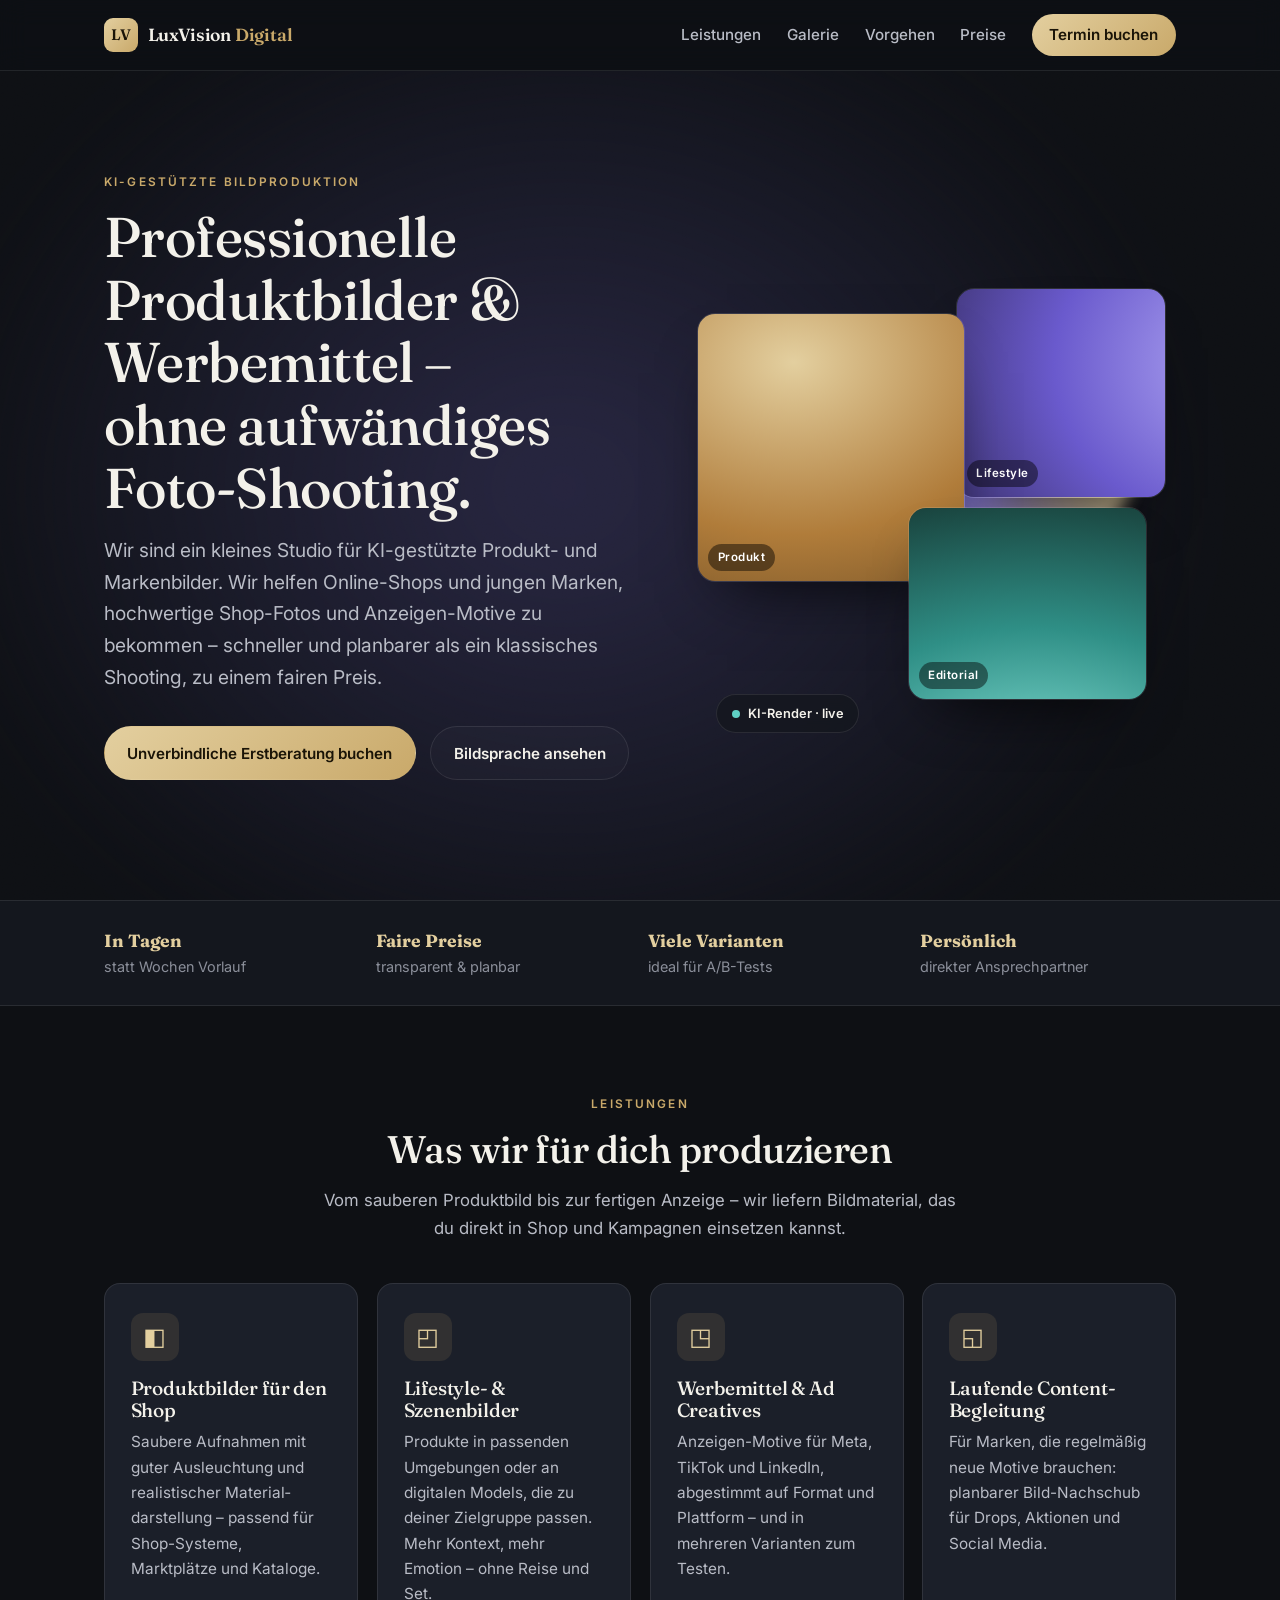
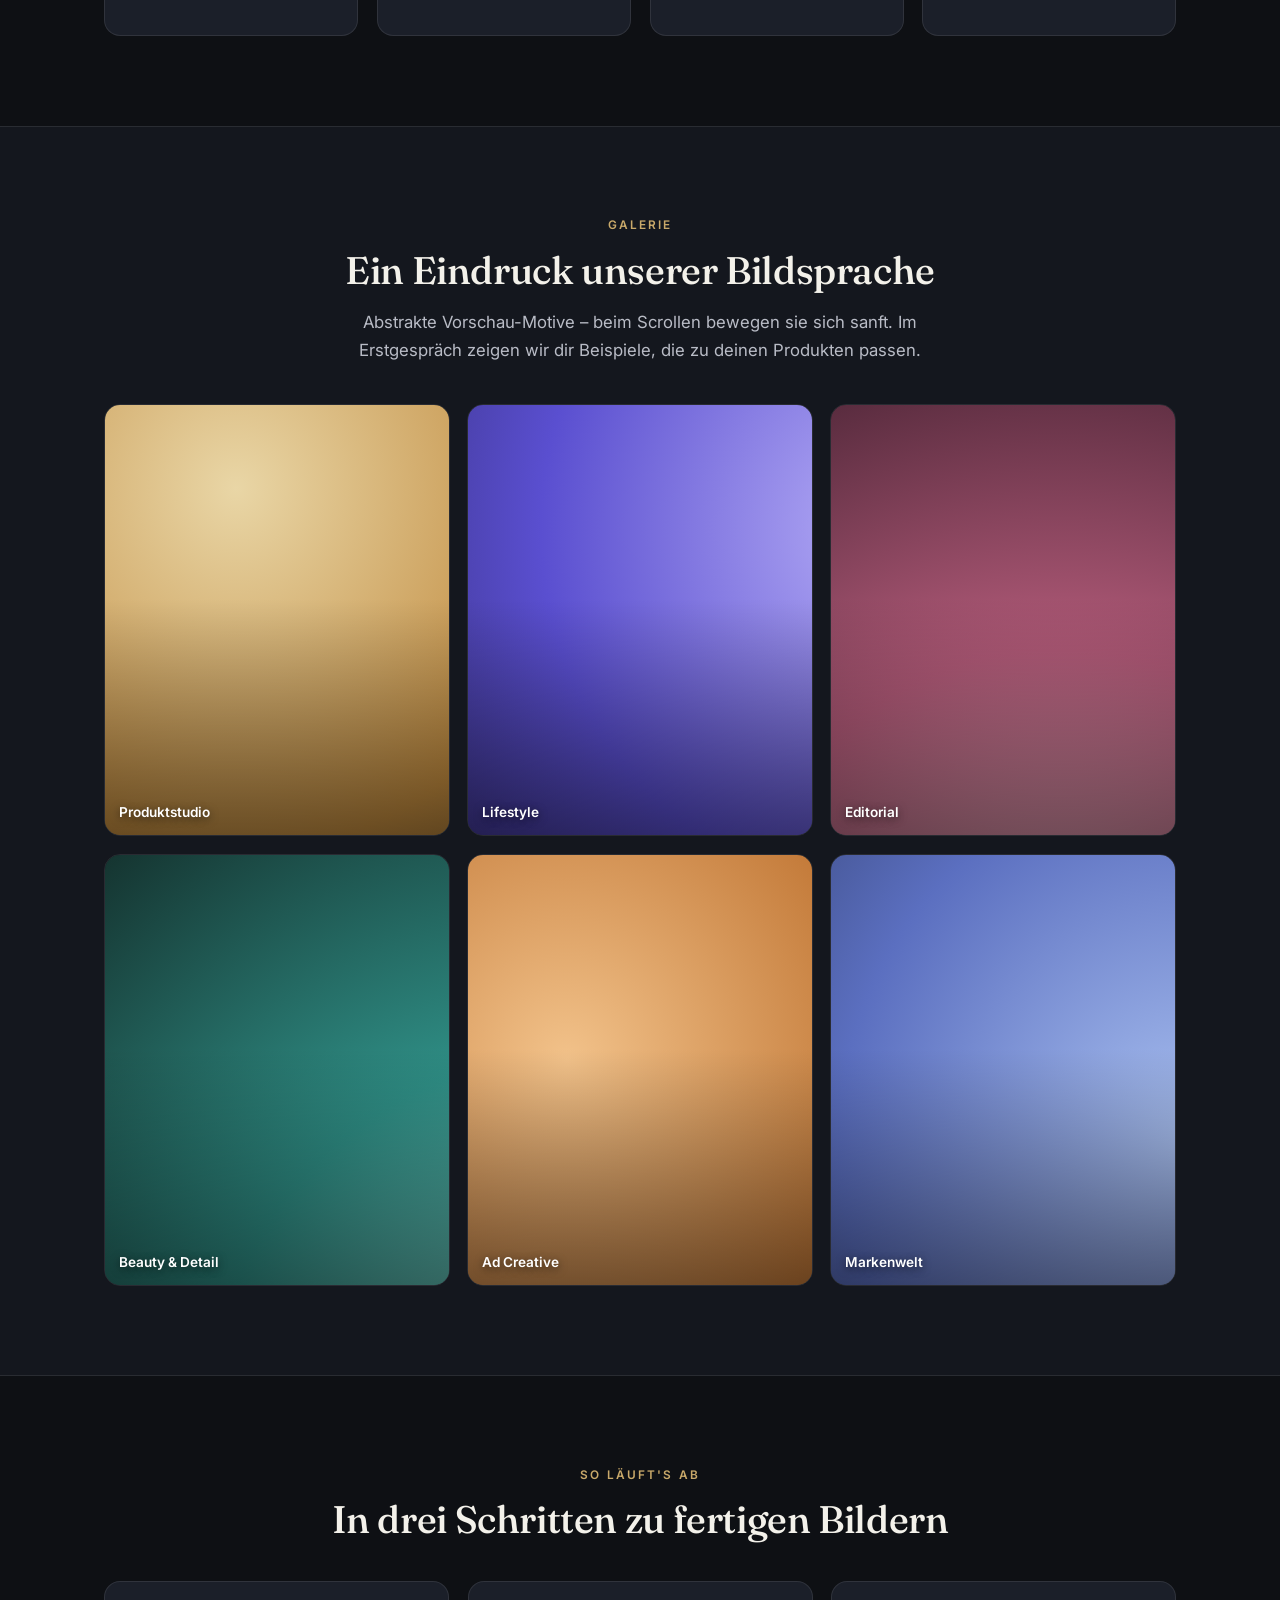
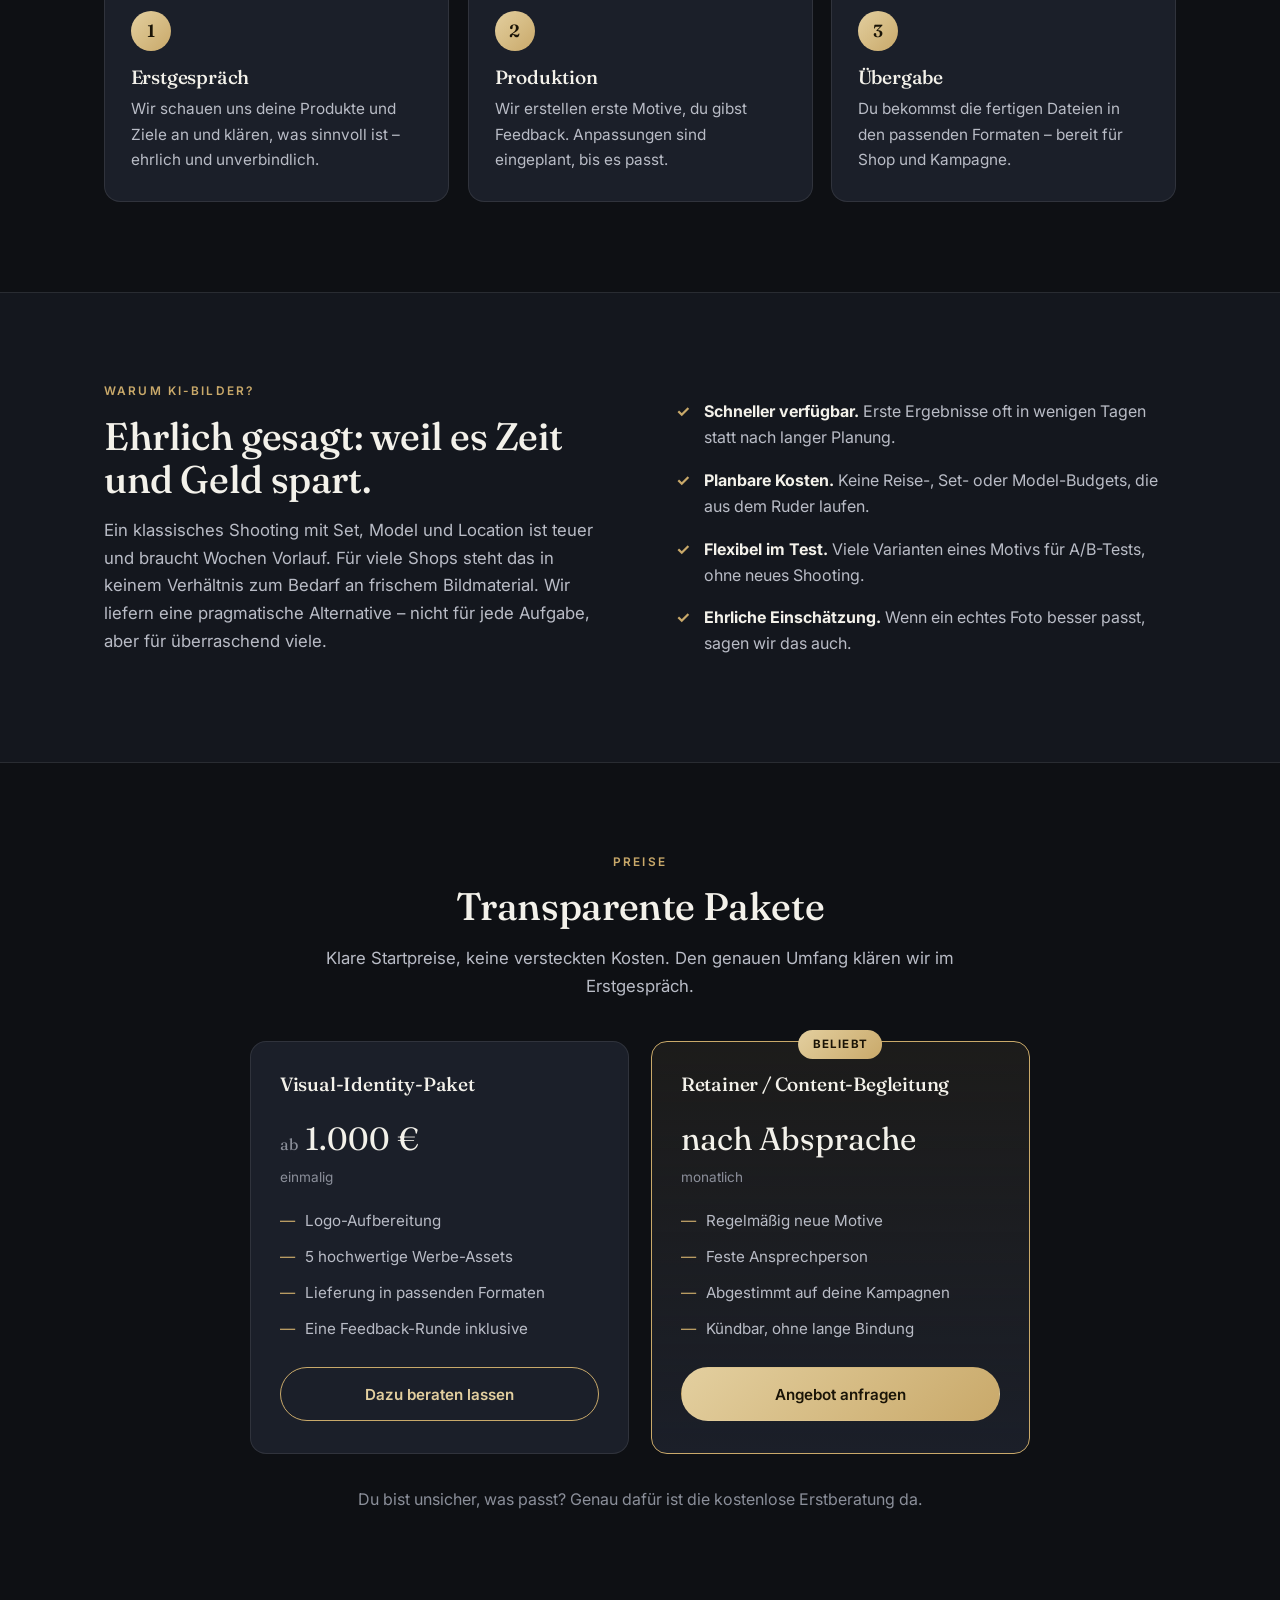
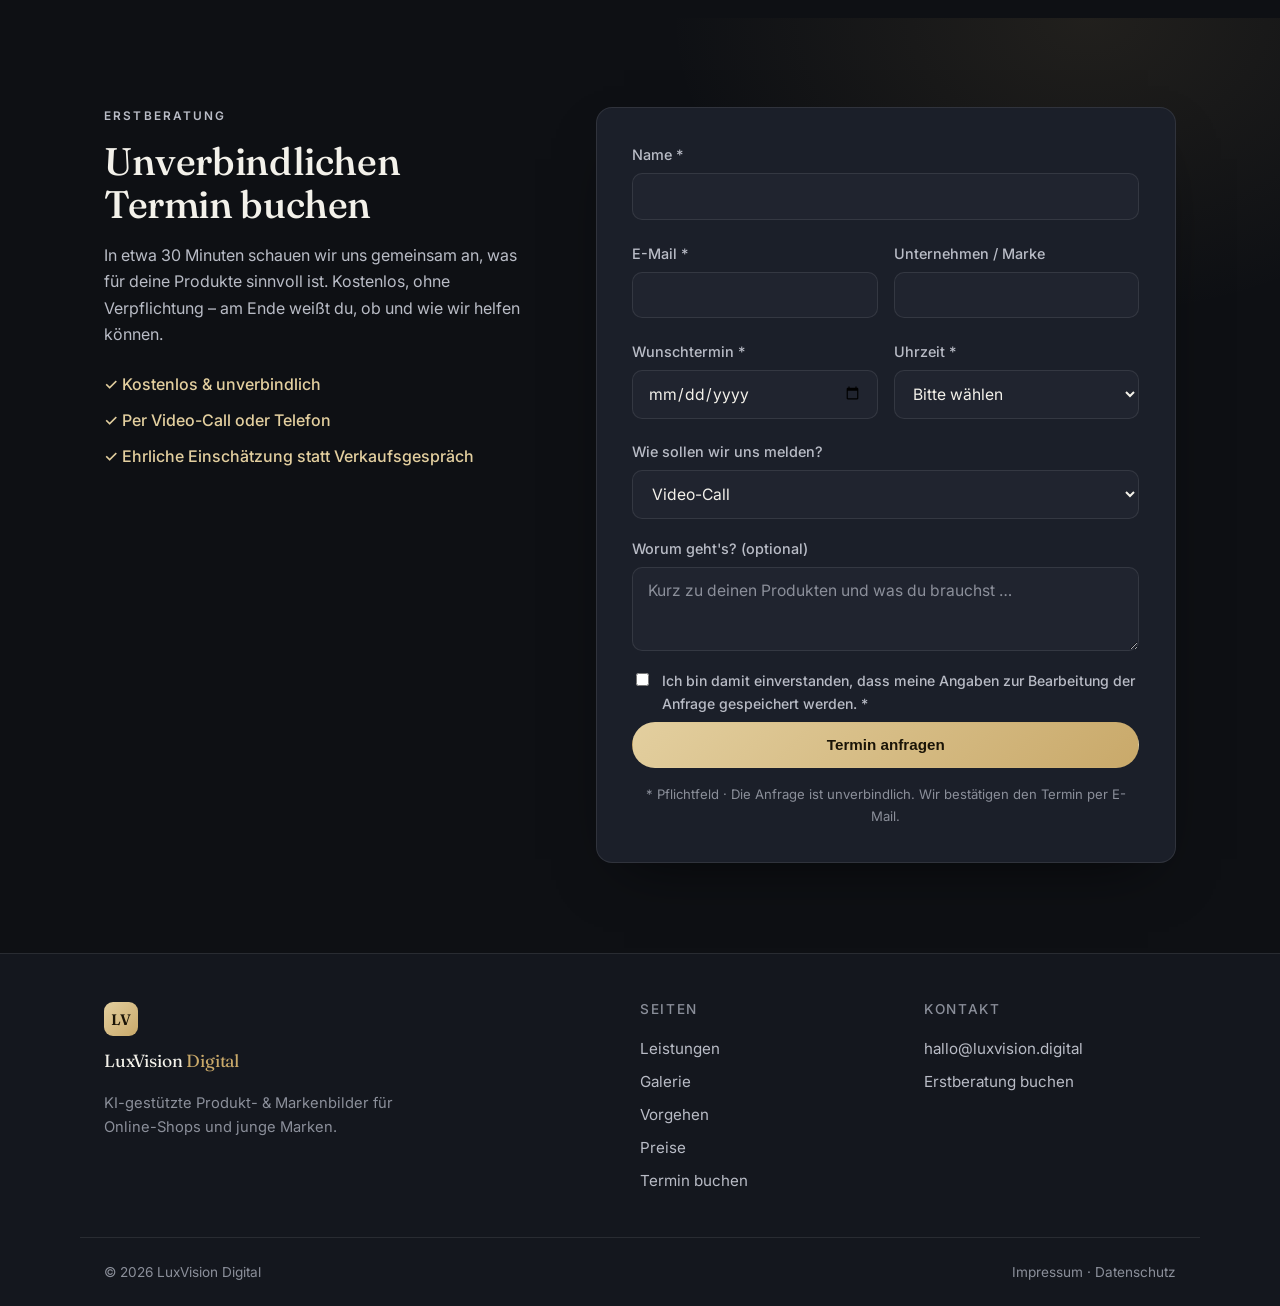
<file: consultation-site/luxvision-erstberatung.html>
<!DOCTYPE html>
<html lang="de">
<head>
  <meta charset="UTF-8" />
  <meta name="viewport" content="width=device-width, initial-scale=1.0" />
  <title>LuxVision Digital – Produkt- &amp; Markenbilder mit KI</title>
  <meta name="description" content="Kleines Studio für KI-gestützte Produkt- und Markenbilder. Professionelle Shop-Fotos und Werbemittel ohne aufwändige Shootings. Jetzt unverbindliche Erstberatung buchen." />
  <link rel="preconnect" href="https://fonts.googleapis.com" />
  <link rel="preconnect" href="https://fonts.gstatic.com" crossorigin />
  <link href="https://fonts.googleapis.com/css2?family=Fraunces:opsz,wght@9..144,400;9..144,500;9..144,600&family=Inter:wght@400;500;600&display=swap" rel="stylesheet" />
  <style>
:root {
  --bg: #0e1014;
  --bg-alt: #14171e;
  --surface: #1b1f29;
  --surface-2: #20242f;
  --ink: #f3f1ea;
  --ink-soft: #b9bcc6;
  --ink-dim: #8b8f9a;
  --line: rgba(255, 255, 255, 0.09);
  --gold: #c9a96a;
  --gold-soft: #e3cf9f;
  --violet: #8b7cf0;
  --teal: #5fd0c5;
  --radius: 16px;
  --radius-sm: 10px;
  --max: 1120px;
  --shadow: 0 24px 60px -28px rgba(0, 0, 0, 0.7);
}

* { box-sizing: border-box; }
html { scroll-behavior: smooth; }

body {
  margin: 0;
  font-family: "Inter", system-ui, -apple-system, sans-serif;
  background: var(--bg);
  color: var(--ink);
  line-height: 1.65;
  -webkit-font-smoothing: antialiased;
  overflow-x: hidden;
}

.container { width: 100%; max-width: var(--max); margin: 0 auto; padding: 0 24px; }

h1, h2, h3, h4 { font-family: "Fraunces", Georgia, serif; font-weight: 500; line-height: 1.12; letter-spacing: -0.01em; }
h1 { font-size: clamp(2rem, 5vw, 3.5rem); margin: 0 0 1rem; }
h2 { font-size: clamp(1.6rem, 3.5vw, 2.4rem); margin: 0 0 1rem; }
h3 { font-size: 1.2rem; margin: 0 0 .5rem; }

a { color: inherit; text-decoration: none; }

.eyebrow { text-transform: uppercase; letter-spacing: 0.18em; font-size: 0.74rem; font-weight: 600; color: var(--gold); margin: 0 0 0.8rem; }
.center { text-align: center; }
.section-lead { color: var(--ink-soft); max-width: 640px; font-size: 1.05rem; }
.center.section-lead { margin-left: auto; margin-right: auto; }

/* ---------- Reveal on scroll ---------- */
.reveal { opacity: 0; transform: translateY(26px); transition: opacity .7s cubic-bezier(.2,.7,.2,1), transform .7s cubic-bezier(.2,.7,.2,1); will-change: opacity, transform; }
.reveal.in { opacity: 1; transform: none; }
.cards .reveal:nth-child(2), .gallery .reveal:nth-child(2) { transition-delay: .07s; }
.cards .reveal:nth-child(3), .gallery .reveal:nth-child(3) { transition-delay: .14s; }
.cards .reveal:nth-child(4), .gallery .reveal:nth-child(4) { transition-delay: .21s; }
.gallery .reveal:nth-child(5) { transition-delay: .28s; }
.gallery .reveal:nth-child(6) { transition-delay: .35s; }

@media (prefers-reduced-motion: reduce) {
  .reveal { opacity: 1 !important; transform: none !important; transition: none; }
  *, *::before, *::after { animation: none !important; }
}

/* Buttons */
.btn { display: inline-flex; align-items: center; justify-content: center; gap: .5rem; padding: 0.85rem 1.4rem; border-radius: 999px; font-weight: 600; font-size: 0.95rem; cursor: pointer; border: 1px solid transparent; transition: transform .15s ease, background .2s ease, border-color .2s ease, color .2s ease, box-shadow .2s ease; }
.btn:hover { transform: translateY(-2px); }
.btn-primary { background: linear-gradient(135deg, var(--gold-soft), var(--gold)); color: #1a1407; }
.btn-primary:hover { box-shadow: 0 12px 30px -10px rgba(201, 169, 106, 0.6); }
.btn-ghost { color: var(--ink); border-color: var(--line); background: rgba(255,255,255,.02); }
.btn-ghost:hover { border-color: var(--gold); color: var(--gold-soft); }
.btn-outline { color: var(--gold-soft); border-color: var(--gold); background: transparent; }
.btn-outline:hover { background: rgba(201, 169, 106, 0.1); }
.btn-block { width: 100%; }

/* Header */
.site-header { position: sticky; top: 0; z-index: 50; background: rgba(14, 16, 20, 0.7); backdrop-filter: blur(14px); border-bottom: 1px solid var(--line); }
.header-inner { display: flex; align-items: center; justify-content: space-between; height: 70px; }
.brand { display: flex; align-items: center; gap: .6rem; font-weight: 600; }
.brand-mark { display: grid; place-items: center; width: 34px; height: 34px; border-radius: 9px; background: linear-gradient(135deg, var(--gold-soft), var(--gold)); color: #1a1407; font-family: "Fraunces", serif; font-weight: 600; font-size: .95rem; }
.brand-name { font-family: "Fraunces", serif; font-size: 1.1rem; letter-spacing: -0.01em; }
.brand-name em { font-style: normal; color: var(--gold); }
.nav { display: flex; align-items: center; gap: 1.6rem; }
.nav a { color: var(--ink-soft); font-size: .95rem; font-weight: 500; }
.nav a:hover { color: var(--ink); }
.nav .nav-cta { color: #1a1407; background: linear-gradient(135deg, var(--gold-soft), var(--gold)); padding: .55rem 1.1rem; border-radius: 999px; font-weight: 600; }
.nav .nav-cta:hover { color: #1a1407; }
.nav-toggle { display: none; flex-direction: column; gap: 5px; background: none; border: 0; cursor: pointer; padding: 8px; }
.nav-toggle span { width: 24px; height: 2px; background: var(--ink); border-radius: 2px; transition: .2s; }

/* ---------- Hero ---------- */
.hero { position: relative; padding: clamp(3.5rem, 8vw, 6.5rem) 0 clamp(3rem, 6vw, 5rem); overflow: hidden; }
.hero-inner { position: relative; z-index: 2; display: grid; grid-template-columns: 1.05fr 0.95fr; gap: clamp(2rem, 5vw, 4rem); align-items: center; }
.hero-copy { max-width: 600px; }
.hero-sub { font-size: clamp(1.05rem, 2vw, 1.2rem); color: var(--ink-soft); max-width: 560px; margin: 0 0 2rem; }
.hero-actions { display: flex; flex-wrap: wrap; gap: .9rem; margin-bottom: 1.2rem; }
.hero-note { font-size: .9rem; color: var(--ink-dim); margin: 0; }

/* Aurora background */
.aurora { position: absolute; inset: -20% -10% auto -10%; height: 130%; z-index: 0; filter: blur(60px); opacity: .55; pointer-events: none;
  background:
    radial-gradient(40% 50% at 75% 25%, rgba(201,169,106,.55), transparent 60%),
    radial-gradient(38% 45% at 25% 30%, rgba(139,124,240,.40), transparent 60%),
    radial-gradient(42% 50% at 60% 70%, rgba(95,208,197,.30), transparent 60%);
  background-size: 200% 200%, 180% 180%, 220% 220%;
  animation: auroraShift 18s ease-in-out infinite alternate;
}
@keyframes auroraShift {
  0%   { background-position: 0% 0%, 100% 0%, 50% 100%; }
  50%  { background-position: 60% 40%, 30% 60%, 80% 20%; }
  100% { background-position: 100% 100%, 0% 100%, 20% 60%; }
}
/* Subtle grain */
.grain { position: absolute; inset: 0; z-index: 1; pointer-events: none; opacity: .05; mix-blend-mode: overlay;
  background-image: url("data:image/svg+xml,%3Csvg xmlns='http://www.w3.org/2000/svg' width='120' height='120'%3E%3Cfilter id='n'%3E%3CfeTurbulence type='fractalNoise' baseFrequency='.9' numOctaves='2'/%3E%3C/filter%3E%3Crect width='100%25' height='100%25' filter='url(%23n)'/%3E%3C/svg%3E"); }

/* Hero visual mosaic */
.hero-visual { position: relative; height: clamp(300px, 38vw, 420px); }
.hero-visual .orb { position: absolute; width: 220px; height: 220px; right: 8%; top: 12%; border-radius: 50%; filter: blur(8px); opacity: .8;
  background: conic-gradient(from 120deg, var(--gold-soft), var(--violet), var(--teal), var(--gold-soft));
  animation: orbSpin 14s linear infinite; }
@keyframes orbSpin { to { transform: rotate(360deg); } }
.render-card { position: absolute; margin: 0; border-radius: 18px; overflow: hidden; border: 1px solid rgba(255,255,255,.12);
  box-shadow: 0 30px 60px -30px rgba(0,0,0,.8); backdrop-filter: blur(2px); }
.render-card .tag { position: absolute; left: 10px; bottom: 10px; font-size: .72rem; font-weight: 600; letter-spacing: .04em; padding: .25rem .6rem; border-radius: 999px; background: rgba(0,0,0,.45); color: #fff; backdrop-filter: blur(6px); }
.render-art { width: 100%; height: 100%; background-size: 180% 180%; animation: hueDrift 12s ease-in-out infinite alternate; }
.rc-1 { width: 56%; height: 64%; left: 0; top: 6%; animation: float1 9s ease-in-out infinite; z-index: 3; }
.rc-2 { width: 44%; height: 50%; right: 2%; top: 0; animation: float2 11s ease-in-out infinite; z-index: 2; }
.rc-3 { width: 50%; height: 46%; right: 6%; bottom: 2%; animation: float1 10s ease-in-out infinite; z-index: 4; }
.art-1 { background-image: radial-gradient(120% 90% at 20% 10%, #e3cf9f 0%, #b07c3a 40%, #2a1f12 100%); }
.art-2 { background-image: radial-gradient(120% 100% at 80% 20%, #b7aef7 0%, #6a5acd 45%, #1d1830 100%); }
.art-3 { background-image: radial-gradient(120% 100% at 30% 80%, #8be6db 0%, #2f8f86 45%, #10231f 100%); }
@keyframes float1 { 0%,100% { transform: translateY(0); } 50% { transform: translateY(-14px); } }
@keyframes float2 { 0%,100% { transform: translateY(0); } 50% { transform: translateY(12px); } }
@keyframes hueDrift { from { background-position: 0% 50%; } to { background-position: 100% 50%; } }
.render-chip { position: absolute; left: 4%; bottom: -6%; z-index: 5; display: inline-flex; align-items: center; gap: .5rem; font-size: .8rem; font-weight: 600; color: var(--ink); padding: .5rem .9rem; border-radius: 999px; background: rgba(20,23,30,.8); border: 1px solid var(--line); backdrop-filter: blur(8px); }
.render-chip .dot { width: 8px; height: 8px; border-radius: 50%; background: var(--teal); box-shadow: 0 0 0 0 rgba(95,208,197,.6); animation: pulse 2s infinite; }
@keyframes pulse { 0% { box-shadow: 0 0 0 0 rgba(95,208,197,.55); } 70% { box-shadow: 0 0 0 8px rgba(95,208,197,0); } 100% { box-shadow: 0 0 0 0 rgba(95,208,197,0); } }

/* Trust strip */
.strip { position: relative; z-index: 2; border-top: 1px solid var(--line); border-bottom: 1px solid var(--line); background: var(--bg-alt); }
.strip-inner { display: grid; grid-template-columns: repeat(4, 1fr); gap: 1rem; padding: 1.6rem 24px; }
.strip-inner div { display: flex; flex-direction: column; }
.strip-inner strong { font-family: "Fraunces", serif; font-size: 1.1rem; color: var(--gold-soft); }
.strip-inner span { font-size: .9rem; color: var(--ink-dim); }

/* Sections */
.section { padding: clamp(3.5rem, 7vw, 6rem) 0; }
.section-alt { background: var(--bg-alt); border-top: 1px solid var(--line); border-bottom: 1px solid var(--line); }

/* Cards */
.cards { display: grid; grid-template-columns: repeat(auto-fit, minmax(240px, 1fr)); gap: 1.2rem; margin-top: 2.5rem; }
.card { background: var(--surface); border: 1px solid var(--line); border-radius: var(--radius); padding: 1.8rem 1.6rem; transition: transform .25s ease, border-color .25s ease, box-shadow .25s ease; }
.card:hover { transform: translateY(-6px); border-color: rgba(201, 169, 106, 0.45); box-shadow: 0 24px 50px -34px rgba(201,169,106,.5); }
.card-icon { display: grid; place-items: center; width: 48px; height: 48px; border-radius: 12px; background: rgba(201, 169, 106, 0.12); color: var(--gold-soft); font-size: 1.5rem; margin-bottom: 1.1rem; }
.card p { color: var(--ink-soft); font-size: .96rem; margin: 0; }

/* ---------- Gallery with scroll zoom ---------- */
.gallery { display: grid; grid-template-columns: repeat(3, 1fr); gap: 1.1rem; margin-top: 2.5rem; }
.shot { position: relative; margin: 0; border-radius: var(--radius); overflow: hidden; border: 1px solid var(--line); aspect-ratio: 4 / 5; }
.shot figcaption { position: absolute; left: 14px; bottom: 12px; z-index: 2; font-size: .85rem; font-weight: 600; color: #fff; text-shadow: 0 2px 8px rgba(0,0,0,.6); }
.shot::after { content: ""; position: absolute; inset: 0; z-index: 1; background: linear-gradient(180deg, transparent 45%, rgba(0,0,0,.45)); }
.shot-art { position: absolute; inset: -6%; background-size: 160% 160%; transform: scale(1.05); }
.s1 { background-image: radial-gradient(120% 100% at 25% 15%, #e9d6a6, #c08a3e 45%, #2a1d10); }
.s2 { background-image: radial-gradient(120% 100% at 70% 20%, #b7aef7, #5a4fd0 45%, #181333); }
.s3 { background-image: radial-gradient(120% 100% at 40% 80%, #f0b9c7, #b15a78 45%, #2a1320); }
.s4 { background-image: radial-gradient(120% 100% at 75% 75%, #8be6db, #2f8f86 45%, #102320); }
.s5 { background-image: radial-gradient(120% 100% at 20% 30%, #f2c28a, #c47b3a 40%, #2a1c0f); }
.s6 { background-image: radial-gradient(120% 100% at 60% 40%, #a9c0f0, #5b6fc0 45%, #141c33); }

/* Scroll-driven zoom in/out (modern browsers, incl. Chrome). Falls back gracefully. */
@media (prefers-reduced-motion: no-preference) {
  @supports (animation-timeline: view()) {
    .shot-art { animation: zoomInOut linear both; animation-timeline: view(); animation-range: cover; }
    @keyframes zoomInOut {
      0%   { transform: scale(1.22) translateY(2%); }
      50%  { transform: scale(1.02) translateY(0); }
      100% { transform: scale(1.22) translateY(-2%); }
    }
    .hero-visual { animation: heroParallax linear both; animation-timeline: view(); animation-range: exit 0% exit 100%; }
    @keyframes heroParallax { to { transform: translateY(-8%) scale(.97); opacity: .85; } }
  }
}

/* Steps */
.steps { list-style: none; counter-reset: step; padding: 0; margin: 2.5rem 0 0; display: grid; grid-template-columns: repeat(3, 1fr); gap: 1.2rem; }
.steps li { background: var(--surface); border: 1px solid var(--line); border-radius: var(--radius); padding: 1.8rem 1.6rem; position: relative; }
.step-num { display: grid; place-items: center; width: 40px; height: 40px; border-radius: 50%; background: linear-gradient(135deg, var(--gold-soft), var(--gold)); color: #1a1407; font-family: "Fraunces", serif; font-weight: 600; font-size: 1.1rem; margin-bottom: 1rem; }
.steps p { color: var(--ink-soft); font-size: .96rem; margin: 0; }

/* Two col */
.two-col { display: grid; grid-template-columns: 1fr 1fr; gap: clamp(2rem, 5vw, 4rem); align-items: center; }
.check-list { list-style: none; padding: 0; margin: 0; display: grid; gap: 1rem; }
.check-list li { position: relative; padding-left: 2rem; color: var(--ink-soft); }
.check-list li::before { content: "✓"; position: absolute; left: 0; top: 0; color: var(--gold); font-weight: 700; display: grid; place-items: center; width: 1.4rem; height: 1.4rem; }
.check-list strong { color: var(--ink); }

/* Pricing */
.pricing { display: grid; grid-template-columns: repeat(2, minmax(0, 1fr)); gap: 1.4rem; max-width: 780px; margin: 2.5rem auto 0; }
.price-card { position: relative; background: var(--surface); border: 1px solid var(--line); border-radius: var(--radius); padding: 2rem 1.8rem; display: flex; flex-direction: column; transition: transform .25s ease; }
.price-card:hover { transform: translateY(-4px); }
.price-card.featured { border-color: var(--gold); background: linear-gradient(180deg, rgba(201,169,106,0.08), var(--surface)); }
.badge { position: absolute; top: -12px; left: 50%; transform: translateX(-50%); background: linear-gradient(135deg, var(--gold-soft), var(--gold)); color: #1a1407; font-size: .72rem; font-weight: 700; text-transform: uppercase; letter-spacing: .1em; padding: .3rem .9rem; border-radius: 999px; }
.price { font-family: "Fraunces", serif; font-size: 2rem; margin: .6rem 0 0; }
.price span { font-size: 1rem; color: var(--ink-dim); }
.price-meta { color: var(--ink-dim); font-size: .85rem; margin: 0 0 1.2rem; }
.price-card ul { list-style: none; padding: 0; margin: 0 0 1.6rem; display: grid; gap: .7rem; flex: 1; }
.price-card li { padding-left: 1.6rem; position: relative; color: var(--ink-soft); font-size: .95rem; }
.price-card li::before { content: "—"; position: absolute; left: 0; color: var(--gold); }
.price-foot { color: var(--ink-dim); margin-top: 2rem; }

/* Booking */
.booking { position: relative; background: radial-gradient(700px 500px at 85% 0%, rgba(201,169,106,0.1), transparent 60%); }
.booking-inner { display: grid; grid-template-columns: 0.85fr 1.15fr; gap: clamp(2rem, 5vw, 4rem); align-items: start; }
.booking-intro p { color: var(--ink-soft); }
.booking-points { list-style: none; padding: 0; margin: 1.5rem 0 0; display: grid; gap: .6rem; color: var(--gold-soft); font-weight: 500; }
.booking-form { background: var(--surface); border: 1px solid var(--line); border-radius: var(--radius); padding: clamp(1.6rem, 3vw, 2.2rem); box-shadow: var(--shadow); }
.field { display: flex; flex-direction: column; margin-bottom: 1.1rem; }
.field-row { display: grid; grid-template-columns: 1fr 1fr; gap: 1rem; }
label { font-size: .9rem; font-weight: 500; margin-bottom: .4rem; color: var(--ink-soft); }
input, select, textarea { background: var(--surface-2); border: 1px solid var(--line); border-radius: var(--radius-sm); padding: .8rem .9rem; color: var(--ink); font-family: inherit; font-size: .98rem; width: 100%; transition: border-color .15s ease, box-shadow .15s ease; }
input:focus, select:focus, textarea:focus { outline: none; border-color: var(--gold); box-shadow: 0 0 0 3px rgba(201,169,106,0.18); }
input::placeholder, textarea::placeholder { color: var(--ink-dim); }
textarea { resize: vertical; }
.consent { display: flex; align-items: flex-start; gap: .6rem; font-size: .88rem; color: var(--ink-soft); margin: .4rem 0; cursor: pointer; }
.consent input { width: auto; margin-top: .25rem; }
.error { color: #f0907a; font-size: .8rem; min-height: 1rem; margin-top: .25rem; }
.error:empty { min-height: 0; }
.form-hint { font-size: .82rem; color: var(--ink-dim); margin: 1rem 0 0; text-align: center; }
input.invalid, select.invalid { border-color: #f0907a; }

/* Success */
.booking-success { background: var(--surface); border: 1px solid var(--gold); border-radius: var(--radius); padding: clamp(1.8rem, 4vw, 2.6rem); text-align: center; box-shadow: var(--shadow); animation: popIn .5s cubic-bezier(.2,.8,.2,1) both; }
@keyframes popIn { from { opacity: 0; transform: scale(.96) translateY(10px); } to { opacity: 1; transform: none; } }
.success-icon { width: 60px; height: 60px; border-radius: 50%; display: grid; place-items: center; margin: 0 auto 1.2rem; background: linear-gradient(135deg, var(--gold-soft), var(--gold)); color: #1a1407; font-size: 1.8rem; font-weight: 700; }
.booking-success p { color: var(--ink-soft); }
.success-summary { background: var(--surface-2); border: 1px solid var(--line); border-radius: var(--radius-sm); padding: 1rem 1.2rem; margin: 1.4rem 0; text-align: left; font-size: .92rem; }
.success-summary div { display: flex; justify-content: space-between; gap: 1rem; padding: .3rem 0; }
.success-summary div span:first-child { color: var(--ink-dim); }
.booking-success .btn { margin: .3rem; }

/* Footer */
.site-footer { border-top: 1px solid var(--line); background: var(--bg-alt); padding-top: 3rem; }
.footer-inner { display: grid; grid-template-columns: 2fr 1fr 1fr; gap: 2rem; padding-bottom: 2.5rem; }
.footer-brand { display: flex; flex-direction: column; gap: .6rem; align-items: flex-start; }
.footer-brand p { color: var(--ink-dim); font-size: .92rem; max-width: 320px; margin: .4rem 0 0; }
.footer-col h4 { font-family: "Inter", sans-serif; font-size: .85rem; text-transform: uppercase; letter-spacing: .12em; color: var(--ink-dim); margin: 0 0 .9rem; }
.footer-col a { display: block; color: var(--ink-soft); font-size: .95rem; padding: .25rem 0; }
.footer-col a:hover { color: var(--gold-soft); }
.footer-bottom { display: flex; justify-content: space-between; padding: 1.4rem 24px; border-top: 1px solid var(--line); font-size: .85rem; color: var(--ink-dim); }

/* Responsive */
@media (max-width: 880px) {
  .nav { position: fixed; inset: 70px 0 auto 0; flex-direction: column; gap: 0; background: var(--bg-alt); border-bottom: 1px solid var(--line); padding: .5rem 24px 1.2rem; transform: translateY(-120%); opacity: 0; pointer-events: none; transition: .25s ease; }
  .nav.open { transform: translateY(0); opacity: 1; pointer-events: auto; }
  .nav a { padding: .8rem 0; width: 100%; border-bottom: 1px solid var(--line); }
  .nav .nav-cta { text-align: center; margin-top: .8rem; border-bottom: 0; }
  .nav-toggle { display: flex; }
  .hero-inner, .two-col, .booking-inner { grid-template-columns: 1fr; }
  .hero-visual { order: -1; height: 300px; margin-bottom: 1rem; }
  .steps { grid-template-columns: 1fr; }
  .gallery { grid-template-columns: repeat(2, 1fr); }
  .strip-inner { grid-template-columns: repeat(2, 1fr); gap: 1.4rem; }
  .footer-inner { grid-template-columns: 1fr 1fr; }
}
@media (max-width: 520px) {
  .field-row { grid-template-columns: 1fr; }
  .pricing { grid-template-columns: 1fr; }
  .gallery { grid-template-columns: 1fr 1fr; }
  .footer-inner { grid-template-columns: 1fr; }
  .footer-bottom { flex-direction: column; gap: .5rem; }
}

</style>
</head>
<body>
  <header class="site-header" id="top">
    <div class="container header-inner">
      <a href="#top" class="brand">
        <span class="brand-mark">LV</span>
        <span class="brand-name">LuxVision <em>Digital</em></span>
      </a>
      <nav class="nav" aria-label="Hauptnavigation">
        <a href="#leistungen">Leistungen</a>
        <a href="#galerie">Galerie</a>
        <a href="#vorgehen">Vorgehen</a>
        <a href="#preise">Preise</a>
        <a href="#termin" class="nav-cta">Termin buchen</a>
      </nav>
      <button class="nav-toggle" aria-label="Menü öffnen" aria-expanded="false">
        <span></span><span></span><span></span>
      </button>
    </div>
  </header>

  <main>
    <!-- HERO -->
    <section class="hero">
      <div class="aurora" aria-hidden="true"></div>
      <div class="grain" aria-hidden="true"></div>
      <div class="container hero-inner">
        <div class="hero-copy">
          <p class="eyebrow reveal">KI-gestützte Bildproduktion</p>
          <h1 class="reveal">Professionelle Produktbilder &amp; Werbemittel –<br>ohne aufwändiges Foto-Shooting.</h1>
          <p class="hero-sub reveal">
            Wir sind ein kleines Studio für KI-gestützte Produkt- und Markenbilder.
            Wir helfen Online-Shops und jungen Marken, hochwertige Shop-Fotos und Anzeigen-Motive
            zu bekommen – schneller und planbarer als ein klassisches Shooting, zu einem fairen Preis.
          </p>
          <div class="hero-actions reveal">
            <a href="#termin" class="btn btn-primary">Unverbindliche Erstberatung buchen</a>
            <a href="#galerie" class="btn btn-ghost">Bildsprache ansehen</a>
          </div>
          <p class="hero-note reveal">Kostenlos &amp; unverbindlich · ca. 30 Minuten · per Video-Call oder Telefon</p>
        </div>

        <div class="hero-visual" aria-hidden="true">
          <div class="orb"></div>
          <figure class="render-card rc-1"><div class="render-art art-1"></div><span class="tag">Produkt</span></figure>
          <figure class="render-card rc-2"><div class="render-art art-2"></div><span class="tag">Lifestyle</span></figure>
          <figure class="render-card rc-3"><div class="render-art art-3"></div><span class="tag">Editorial</span></figure>
          <div class="render-chip"><span class="dot"></span>KI-Render · live</div>
        </div>
      </div>
    </section>

    <!-- TRUST STRIP -->
    <section class="strip">
      <div class="container strip-inner">
        <div class="reveal"><strong>In Tagen</strong><span>statt Wochen Vorlauf</span></div>
        <div class="reveal"><strong>Faire Preise</strong><span>transparent &amp; planbar</span></div>
        <div class="reveal"><strong>Viele Varianten</strong><span>ideal für A/B-Tests</span></div>
        <div class="reveal"><strong>Persönlich</strong><span>direkter Ansprechpartner</span></div>
      </div>
    </section>

    <!-- LEISTUNGEN -->
    <section id="leistungen" class="section">
      <div class="container">
        <p class="eyebrow center reveal">Leistungen</p>
        <h2 class="center reveal">Was wir für dich produzieren</h2>
        <p class="section-lead center reveal">
          Vom sauberen Produktbild bis zur fertigen Anzeige – wir liefern Bildmaterial,
          das du direkt in Shop und Kampagnen einsetzen kannst.
        </p>

        <div class="cards">
          <article class="card reveal">
            <div class="card-icon" aria-hidden="true">◧</div>
            <h3>Produktbilder für den Shop</h3>
            <p>
              Saubere Aufnahmen mit guter Ausleuchtung und realistischer Material­darstellung –
              passend für Shop-Systeme, Marktplätze und Kataloge.
            </p>
          </article>

          <article class="card reveal">
            <div class="card-icon" aria-hidden="true">◰</div>
            <h3>Lifestyle- &amp; Szenenbilder</h3>
            <p>
              Produkte in passenden Umgebungen oder an digitalen Models, die zu deiner
              Zielgruppe passen. Mehr Kontext, mehr Emotion – ohne Reise und Set.
            </p>
          </article>

          <article class="card reveal">
            <div class="card-icon" aria-hidden="true">◳</div>
            <h3>Werbemittel &amp; Ad Creatives</h3>
            <p>
              Anzeigen-Motive für Meta, TikTok und LinkedIn, abgestimmt auf Format und Plattform –
              und in mehreren Varianten zum Testen.
            </p>
          </article>

          <article class="card reveal">
            <div class="card-icon" aria-hidden="true">◱</div>
            <h3>Laufende Content-Begleitung</h3>
            <p>
              Für Marken, die regelmäßig neue Motive brauchen: planbarer Bild-Nachschub
              für Drops, Aktionen und Social Media.
            </p>
          </article>
        </div>
      </div>
    </section>

    <!-- GALERIE / SHOWCASE -->
    <section id="galerie" class="section section-alt showcase">
      <div class="container">
        <p class="eyebrow center reveal">Galerie</p>
        <h2 class="center reveal">Ein Eindruck unserer Bildsprache</h2>
        <p class="section-lead center reveal">
          Abstrakte Vorschau-Motive – beim Scrollen bewegen sie sich sanft.
          Im Erstgespräch zeigen wir dir Beispiele, die zu deinen Produkten passen.
        </p>

        <div class="gallery">
          <figure class="shot reveal"><div class="shot-art s1"></div><figcaption>Produktstudio</figcaption></figure>
          <figure class="shot reveal"><div class="shot-art s2"></div><figcaption>Lifestyle</figcaption></figure>
          <figure class="shot reveal"><div class="shot-art s3"></div><figcaption>Editorial</figcaption></figure>
          <figure class="shot reveal"><div class="shot-art s4"></div><figcaption>Beauty &amp; Detail</figcaption></figure>
          <figure class="shot reveal"><div class="shot-art s5"></div><figcaption>Ad Creative</figcaption></figure>
          <figure class="shot reveal"><div class="shot-art s6"></div><figcaption>Markenwelt</figcaption></figure>
        </div>
      </div>
    </section>

    <!-- VORGEHEN -->
    <section id="vorgehen" class="section">
      <div class="container">
        <p class="eyebrow center reveal">So läuft's ab</p>
        <h2 class="center reveal">In drei Schritten zu fertigen Bildern</h2>

        <ol class="steps">
          <li class="reveal">
            <span class="step-num">1</span>
            <h3>Erstgespräch</h3>
            <p>Wir schauen uns deine Produkte und Ziele an und klären, was sinnvoll ist – ehrlich und unverbindlich.</p>
          </li>
          <li class="reveal">
            <span class="step-num">2</span>
            <h3>Produktion</h3>
            <p>Wir erstellen erste Motive, du gibst Feedback. Anpassungen sind eingeplant, bis es passt.</p>
          </li>
          <li class="reveal">
            <span class="step-num">3</span>
            <h3>Übergabe</h3>
            <p>Du bekommst die fertigen Dateien in den passenden Formaten – bereit für Shop und Kampagne.</p>
          </li>
        </ol>
      </div>
    </section>

    <!-- WARUM -->
    <section class="section section-alt">
      <div class="container two-col">
        <div>
          <p class="eyebrow reveal">Warum KI-Bilder?</p>
          <h2 class="reveal">Ehrlich gesagt: weil es Zeit und Geld spart.</h2>
          <p class="section-lead reveal">
            Ein klassisches Shooting mit Set, Model und Location ist teuer und braucht Wochen Vorlauf.
            Für viele Shops steht das in keinem Verhältnis zum Bedarf an frischem Bildmaterial.
            Wir liefern eine pragmatische Alternative – nicht für jede Aufgabe, aber für überraschend viele.
          </p>
        </div>
        <ul class="check-list">
          <li class="reveal"><strong>Schneller verfügbar.</strong> Erste Ergebnisse oft in wenigen Tagen statt nach langer Planung.</li>
          <li class="reveal"><strong>Planbare Kosten.</strong> Keine Reise-, Set- oder Model-Budgets, die aus dem Ruder laufen.</li>
          <li class="reveal"><strong>Flexibel im Test.</strong> Viele Varianten eines Motivs für A/B-Tests, ohne neues Shooting.</li>
          <li class="reveal"><strong>Ehrliche Einschätzung.</strong> Wenn ein echtes Foto besser passt, sagen wir das auch.</li>
        </ul>
      </div>
    </section>

    <!-- PREISE -->
    <section id="preise" class="section">
      <div class="container">
        <p class="eyebrow center reveal">Preise</p>
        <h2 class="center reveal">Transparente Pakete</h2>
        <p class="section-lead center reveal">Klare Startpreise, keine versteckten Kosten. Den genauen Umfang klären wir im Erstgespräch.</p>

        <div class="pricing">
          <article class="price-card reveal">
            <h3>Visual-Identity-Paket</h3>
            <p class="price"><span>ab</span> 1.000&nbsp;€</p>
            <p class="price-meta">einmalig</p>
            <ul>
              <li>Logo-Aufbereitung</li>
              <li>5 hochwertige Werbe-Assets</li>
              <li>Lieferung in passenden Formaten</li>
              <li>Eine Feedback-Runde inklusive</li>
            </ul>
            <a href="#termin" class="btn btn-outline">Dazu beraten lassen</a>
          </article>

          <article class="price-card featured reveal">
            <span class="badge">Beliebt</span>
            <h3>Retainer / Content-Begleitung</h3>
            <p class="price">nach Absprache</p>
            <p class="price-meta">monatlich</p>
            <ul>
              <li>Regelmäßig neue Motive</li>
              <li>Feste Ansprechperson</li>
              <li>Abgestimmt auf deine Kampagnen</li>
              <li>Kündbar, ohne lange Bindung</li>
            </ul>
            <a href="#termin" class="btn btn-primary">Angebot anfragen</a>
          </article>
        </div>
        <p class="price-foot center reveal">Du bist unsicher, was passt? Genau dafür ist die kostenlose Erstberatung da.</p>
      </div>
    </section>

    <!-- TERMIN / BOOKING -->
    <section id="termin" class="section booking">
      <div class="container booking-inner">
        <div class="booking-intro">
          <p class="eyebrow reveal">Erstberatung</p>
          <h2 class="reveal">Unverbindlichen Termin buchen</h2>
          <p class="reveal">
            In etwa 30 Minuten schauen wir uns gemeinsam an, was für deine Produkte sinnvoll ist.
            Kostenlos, ohne Verpflichtung – am Ende weißt du, ob und wie wir helfen können.
          </p>
          <ul class="booking-points reveal">
            <li>✓ Kostenlos &amp; unverbindlich</li>
            <li>✓ Per Video-Call oder Telefon</li>
            <li>✓ Ehrliche Einschätzung statt Verkaufsgespräch</li>
          </ul>
        </div>

        <form class="booking-form reveal" id="bookingForm" novalidate>
          <div class="field">
            <label for="name">Name *</label>
            <input type="text" id="name" name="name" autocomplete="name" required />
            <small class="error" data-for="name"></small>
          </div>

          <div class="field-row">
            <div class="field">
              <label for="email">E-Mail *</label>
              <input type="email" id="email" name="email" autocomplete="email" required />
              <small class="error" data-for="email"></small>
            </div>
            <div class="field">
              <label for="company">Unternehmen / Marke</label>
              <input type="text" id="company" name="company" autocomplete="organization" />
            </div>
          </div>

          <div class="field-row">
            <div class="field">
              <label for="date">Wunschtermin *</label>
              <input type="date" id="date" name="date" required />
              <small class="error" data-for="date"></small>
            </div>
            <div class="field">
              <label for="time">Uhrzeit *</label>
              <select id="time" name="time" required>
                <option value="">Bitte wählen</option>
                <option>09:00</option>
                <option>10:00</option>
                <option>11:00</option>
                <option>13:00</option>
                <option>14:00</option>
                <option>15:00</option>
                <option>16:00</option>
                <option>17:00</option>
              </select>
              <small class="error" data-for="time"></small>
            </div>
          </div>

          <div class="field">
            <label for="channel">Wie sollen wir uns melden?</label>
            <select id="channel" name="channel">
              <option>Video-Call</option>
              <option>Telefon</option>
              <option>Egal</option>
            </select>
          </div>

          <div class="field">
            <label for="message">Worum geht's? (optional)</label>
            <textarea id="message" name="message" rows="3" placeholder="Kurz zu deinen Produkten und was du brauchst …"></textarea>
          </div>

          <label class="consent">
            <input type="checkbox" id="consent" name="consent" required />
            <span>Ich bin damit einverstanden, dass meine Angaben zur Bearbeitung der Anfrage gespeichert werden. *</span>
          </label>
          <small class="error" data-for="consent"></small>

          <button type="submit" class="btn btn-primary btn-block">Termin anfragen</button>
          <p class="form-hint">* Pflichtfeld · Die Anfrage ist unverbindlich. Wir bestätigen den Termin per E-Mail.</p>
        </form>

        <!-- Success state -->
        <div class="booking-success" id="bookingSuccess" hidden>
          <div class="success-icon" aria-hidden="true">✓</div>
          <h3>Danke, <span id="successName">!</span></h3>
          <p>Deine Terminanfrage ist eingegangen. Wir melden uns kurzfristig per E-Mail zur Bestätigung.</p>
          <div class="success-summary" id="successSummary"></div>
          <a class="btn btn-outline" id="calendarLink" href="#">Zum Kalender hinzufügen</a>
          <button type="button" class="btn btn-ghost" id="resetBooking">Neue Anfrage</button>
        </div>
      </div>
    </section>
  </main>

  <footer class="site-footer">
    <div class="container footer-inner">
      <div class="footer-brand">
        <span class="brand-mark">LV</span>
        <span class="brand-name">LuxVision <em>Digital</em></span>
        <p>KI-gestützte Produkt- &amp; Markenbilder für Online-Shops und junge Marken.</p>
      </div>
      <div class="footer-col">
        <h4>Seiten</h4>
        <a href="#leistungen">Leistungen</a>
        <a href="#galerie">Galerie</a>
        <a href="#vorgehen">Vorgehen</a>
        <a href="#preise">Preise</a>
        <a href="#termin">Termin buchen</a>
      </div>
      <div class="footer-col">
        <h4>Kontakt</h4>
        <a href="mailto:hallo@luxvision.digital">hallo@luxvision.digital</a>
        <a href="#termin">Erstberatung buchen</a>
      </div>
    </div>
    <div class="container footer-bottom">
      <span>© <span id="year"></span> LuxVision Digital</span>
      <span>Impressum · Datenschutz</span>
    </div>
  </footer>

  <script>
// Jahr im Footer
document.getElementById("year").textContent = new Date().getFullYear();

// Scroll-Reveal: Elemente sanft einblenden, sobald sie sichtbar werden
const reduceMotion = window.matchMedia("(prefers-reduced-motion: reduce)").matches;
const revealEls = document.querySelectorAll(".reveal");
if (reduceMotion || !("IntersectionObserver" in window)) {
  revealEls.forEach((el) => el.classList.add("in"));
} else {
  const io = new IntersectionObserver(
    (entries) => {
      entries.forEach((entry) => {
        if (entry.isIntersecting) {
          entry.target.classList.add("in");
          io.unobserve(entry.target);
        }
      });
    },
    { threshold: 0.15, rootMargin: "0px 0px -8% 0px" }
  );
  revealEls.forEach((el) => io.observe(el));
}

// Mobile-Navigation
const toggle = document.querySelector(".nav-toggle");
const nav = document.querySelector(".nav");
toggle.addEventListener("click", () => {
  const open = nav.classList.toggle("open");
  toggle.setAttribute("aria-expanded", String(open));
});
nav.querySelectorAll("a").forEach((a) =>
  a.addEventListener("click", () => {
    nav.classList.remove("open");
    toggle.setAttribute("aria-expanded", "false");
  })
);

// Wunschtermin: frühestens morgen vorbelegen
const dateInput = document.getElementById("date");
const tomorrow = new Date();
tomorrow.setDate(tomorrow.getDate() + 1);
dateInput.min = tomorrow.toISOString().split("T")[0];

const form = document.getElementById("bookingForm");
const success = document.getElementById("bookingSuccess");

function setError(name, msg) {
  const el = form.querySelector(`.error[data-for="${name}"]`);
  const input = form.querySelector(`[name="${name}"]`);
  if (el) el.textContent = msg || "";
  if (input) input.classList.toggle("invalid", Boolean(msg));
}

function validate() {
  let ok = true;
  const get = (n) => form.querySelector(`[name="${n}"]`).value.trim();

  if (!get("name")) { setError("name", "Bitte gib deinen Namen an."); ok = false; }
  else setError("name", "");

  const email = get("email");
  if (!email) { setError("email", "Bitte gib deine E-Mail an."); ok = false; }
  else if (!/^[^\s@]+@[^\s@]+\.[^\s@]+$/.test(email)) { setError("email", "Bitte gib eine gültige E-Mail an."); ok = false; }
  else setError("email", "");

  if (!get("date")) { setError("date", "Bitte wähle ein Datum."); ok = false; }
  else setError("date", "");

  if (!get("time")) { setError("time", "Bitte wähle eine Uhrzeit."); ok = false; }
  else setError("time", "");

  if (!form.querySelector('[name="consent"]').checked) { setError("consent", "Bitte stimme der Speicherung zu."); ok = false; }
  else setError("consent", "");

  return ok;
}

function formatDate(iso) {
  const d = new Date(iso + "T00:00:00");
  return d.toLocaleDateString("de-DE", { weekday: "long", day: "2-digit", month: "long", year: "numeric" });
}

function buildIcs(data) {
  const start = new Date(`${data.date}T${data.time}:00`);
  const end = new Date(start.getTime() + 30 * 60000);
  const fmt = (d) => d.toISOString().replace(/[-:]/g, "").split(".")[0] + "Z";
  const lines = [
    "BEGIN:VCALENDAR", "VERSION:2.0", "PRODID:-//LuxVision Digital//Erstberatung//DE",
    "BEGIN:VEVENT",
    `UID:${Date.now()}@luxvision.digital`,
    `DTSTAMP:${fmt(new Date())}`,
    `DTSTART:${fmt(start)}`,
    `DTEND:${fmt(end)}`,
    "SUMMARY:Erstberatung – LuxVision Digital",
    `DESCRIPTION:Unverbindliche Erstberatung (${data.channel}).`,
    "END:VEVENT", "END:VCALENDAR",
  ];
  return "data:text/calendar;charset=utf-8," + encodeURIComponent(lines.join("\r\n"));
}

form.addEventListener("submit", (e) => {
  e.preventDefault();
  if (!validate()) return;

  const data = Object.fromEntries(new FormData(form).entries());

  // Hinweis: Ohne Backend wird die Anfrage nur lokal bestätigt.
  // Für den Live-Betrieb hier z. B. einen Fetch-Aufruf an ein Buchungs-/E-Mail-Backend ergänzen.
  console.log("Terminanfrage:", data);

  document.getElementById("successName").textContent = data.name + "!";
  document.getElementById("successSummary").innerHTML = `
    <div><span>Termin</span><span>${formatDate(data.date)}, ${data.time} Uhr</span></div>
    <div><span>Kanal</span><span>${data.channel}</span></div>
    <div><span>E-Mail</span><span>${data.email}</span></div>`;
  document.getElementById("calendarLink").href = buildIcs(data);
  document.getElementById("calendarLink").setAttribute("download", "erstberatung.ics");

  form.hidden = true;
  success.hidden = false;
  success.scrollIntoView({ behavior: "smooth", block: "center" });
});

document.getElementById("resetBooking").addEventListener("click", () => {
  form.reset();
  form.hidden = false;
  success.hidden = true;
  form.scrollIntoView({ behavior: "smooth", block: "center" });
});

</script>
</body>
</html>
</file>
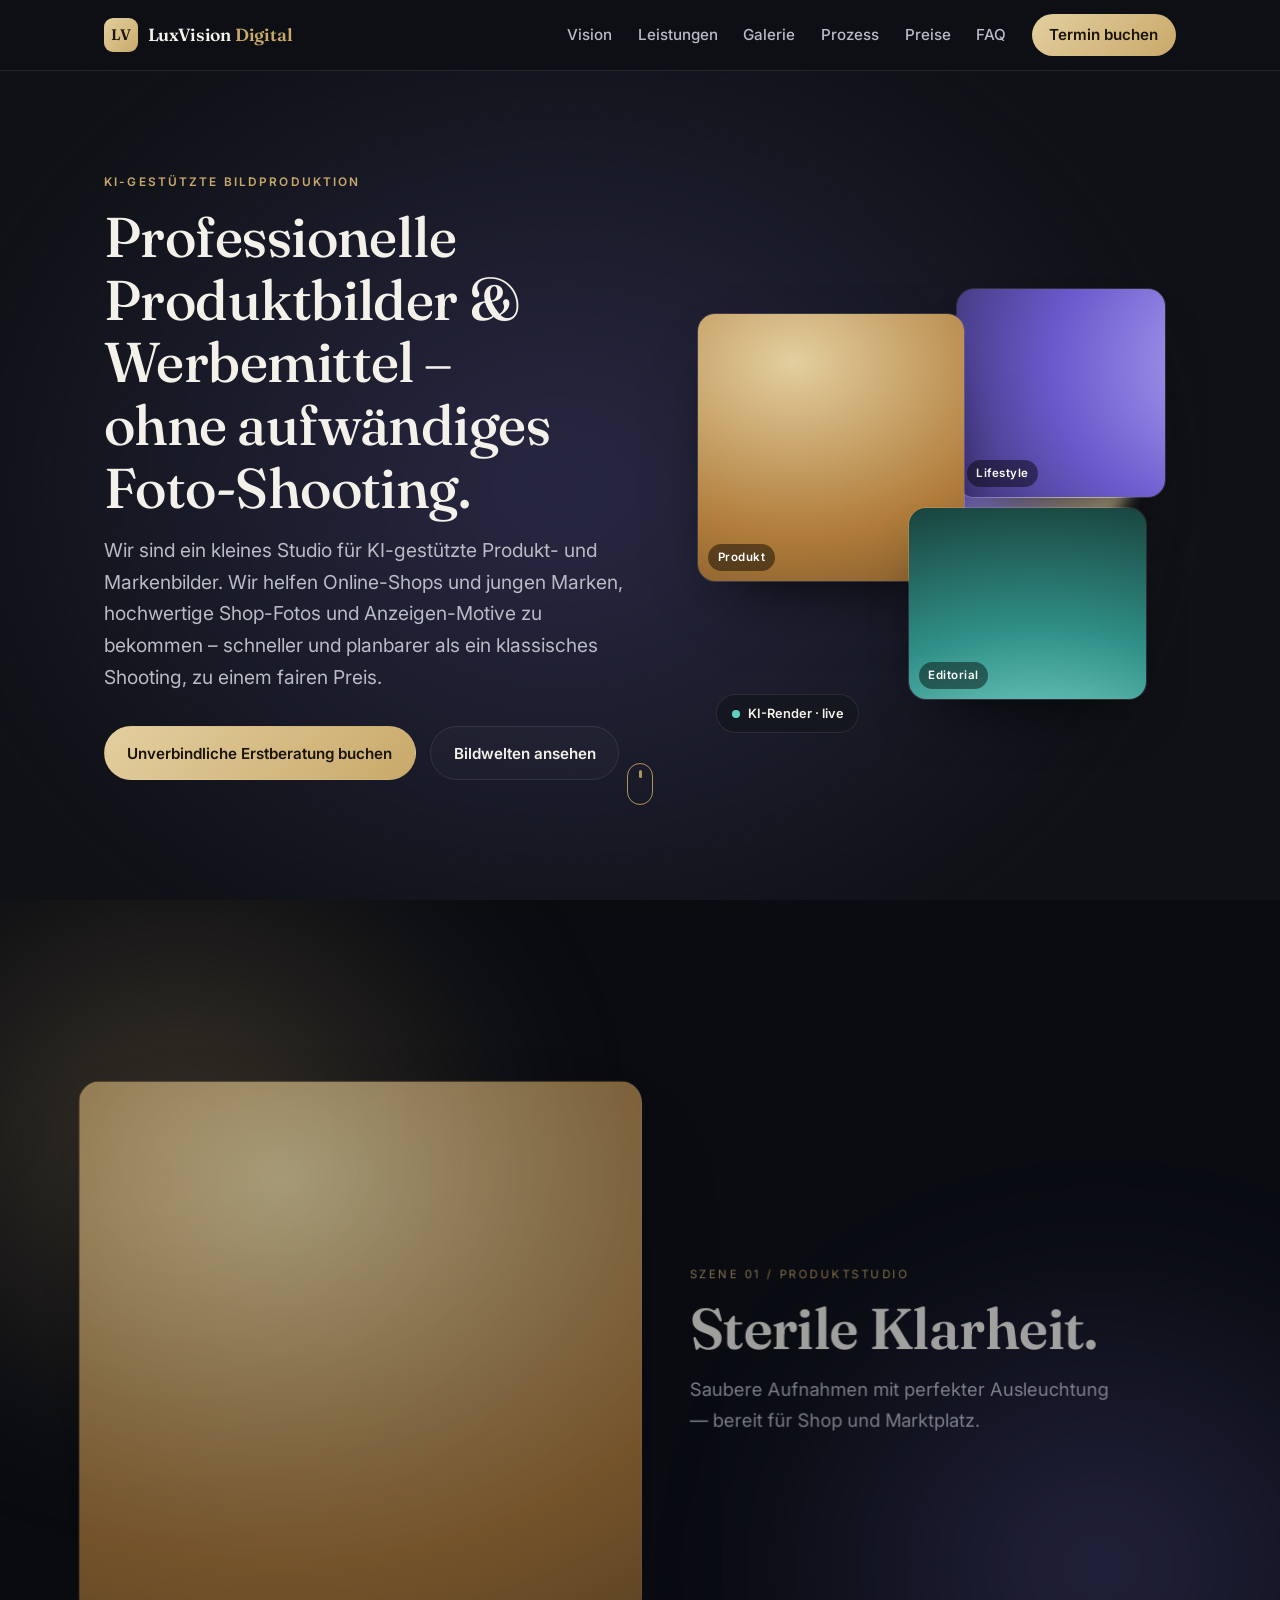
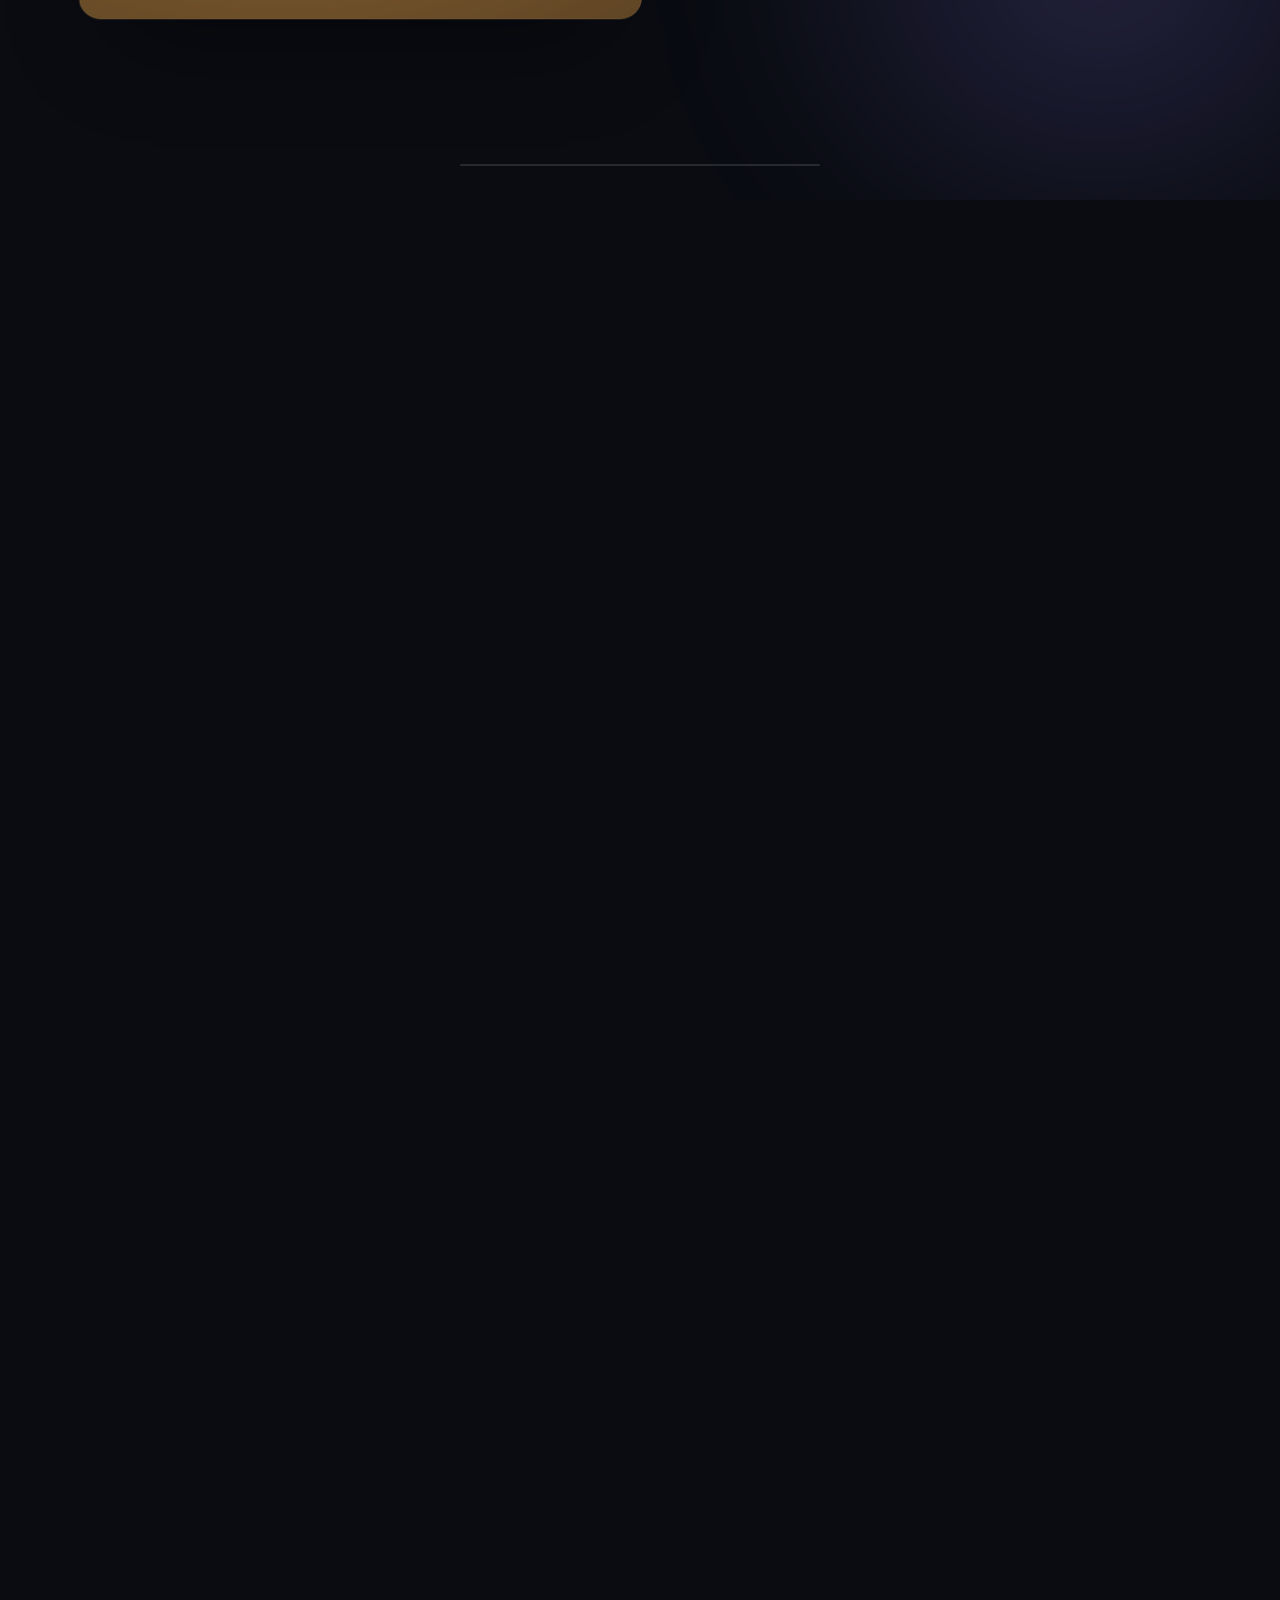
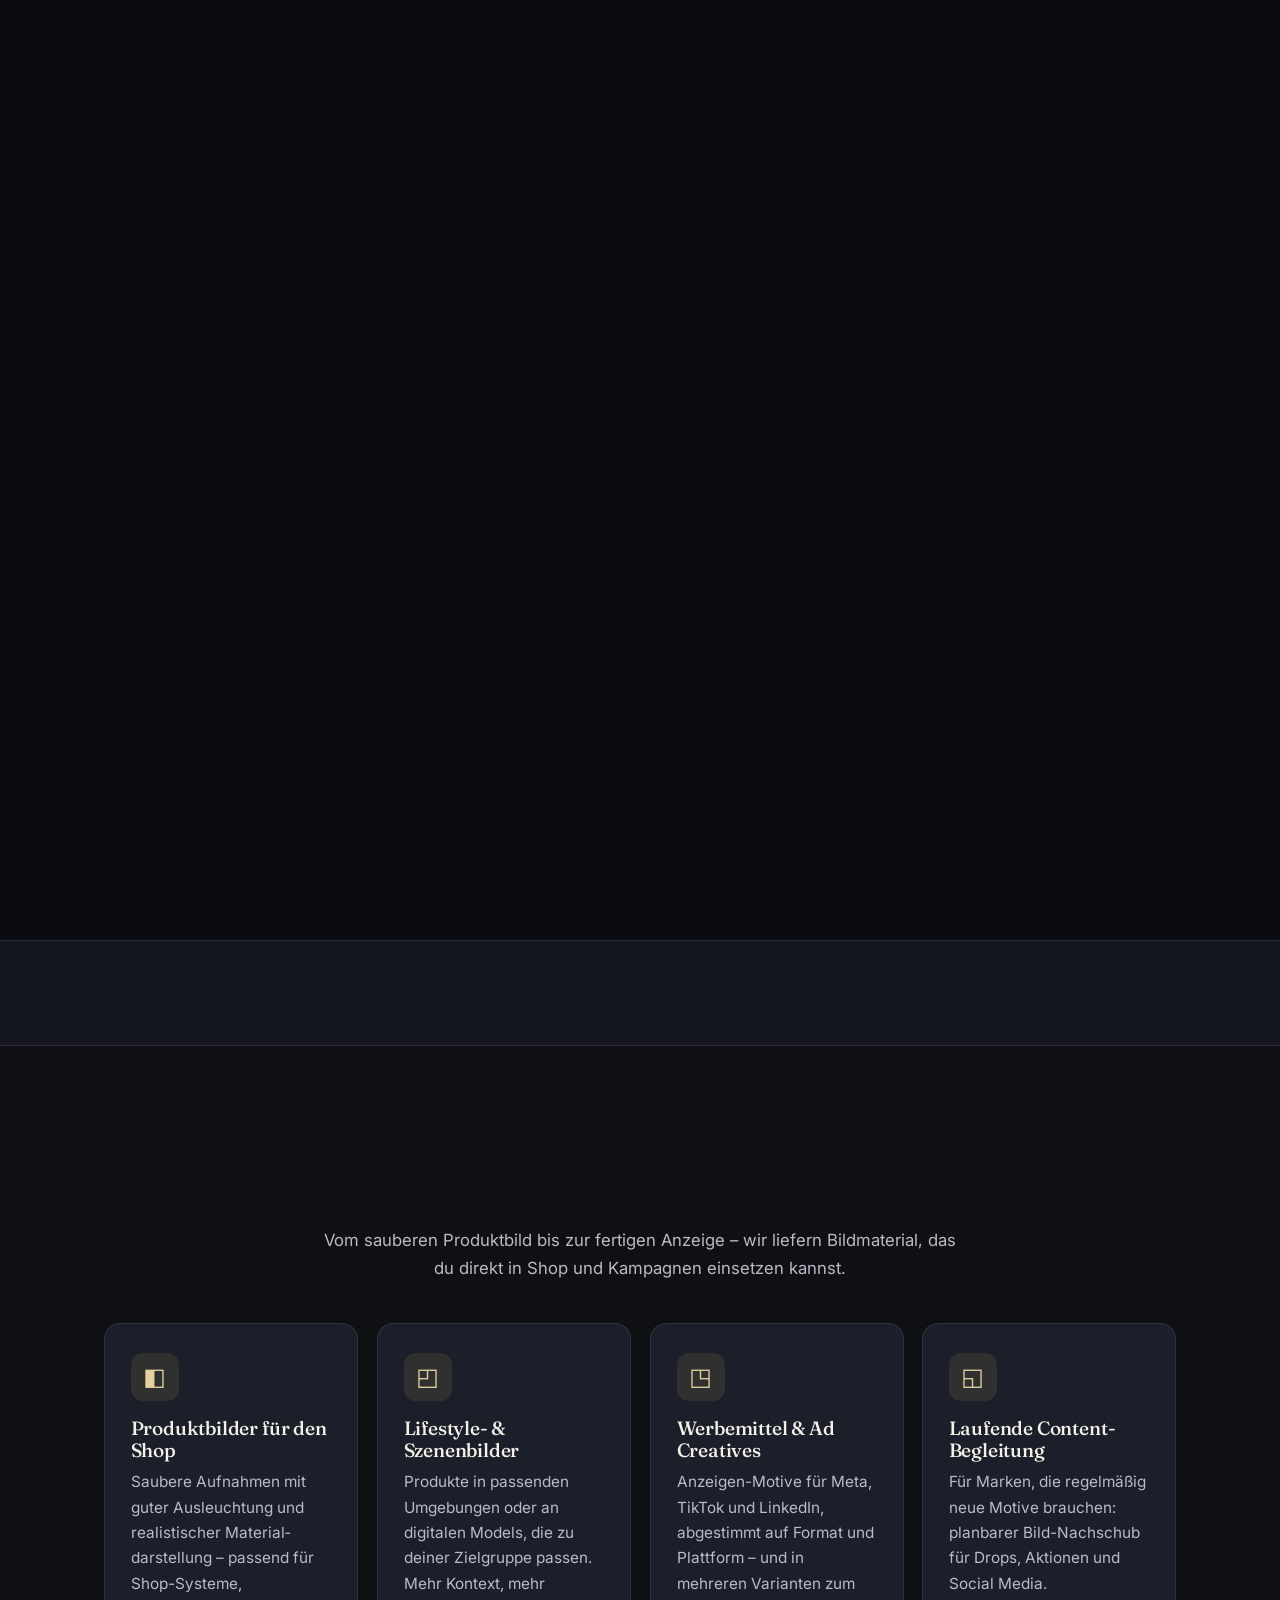
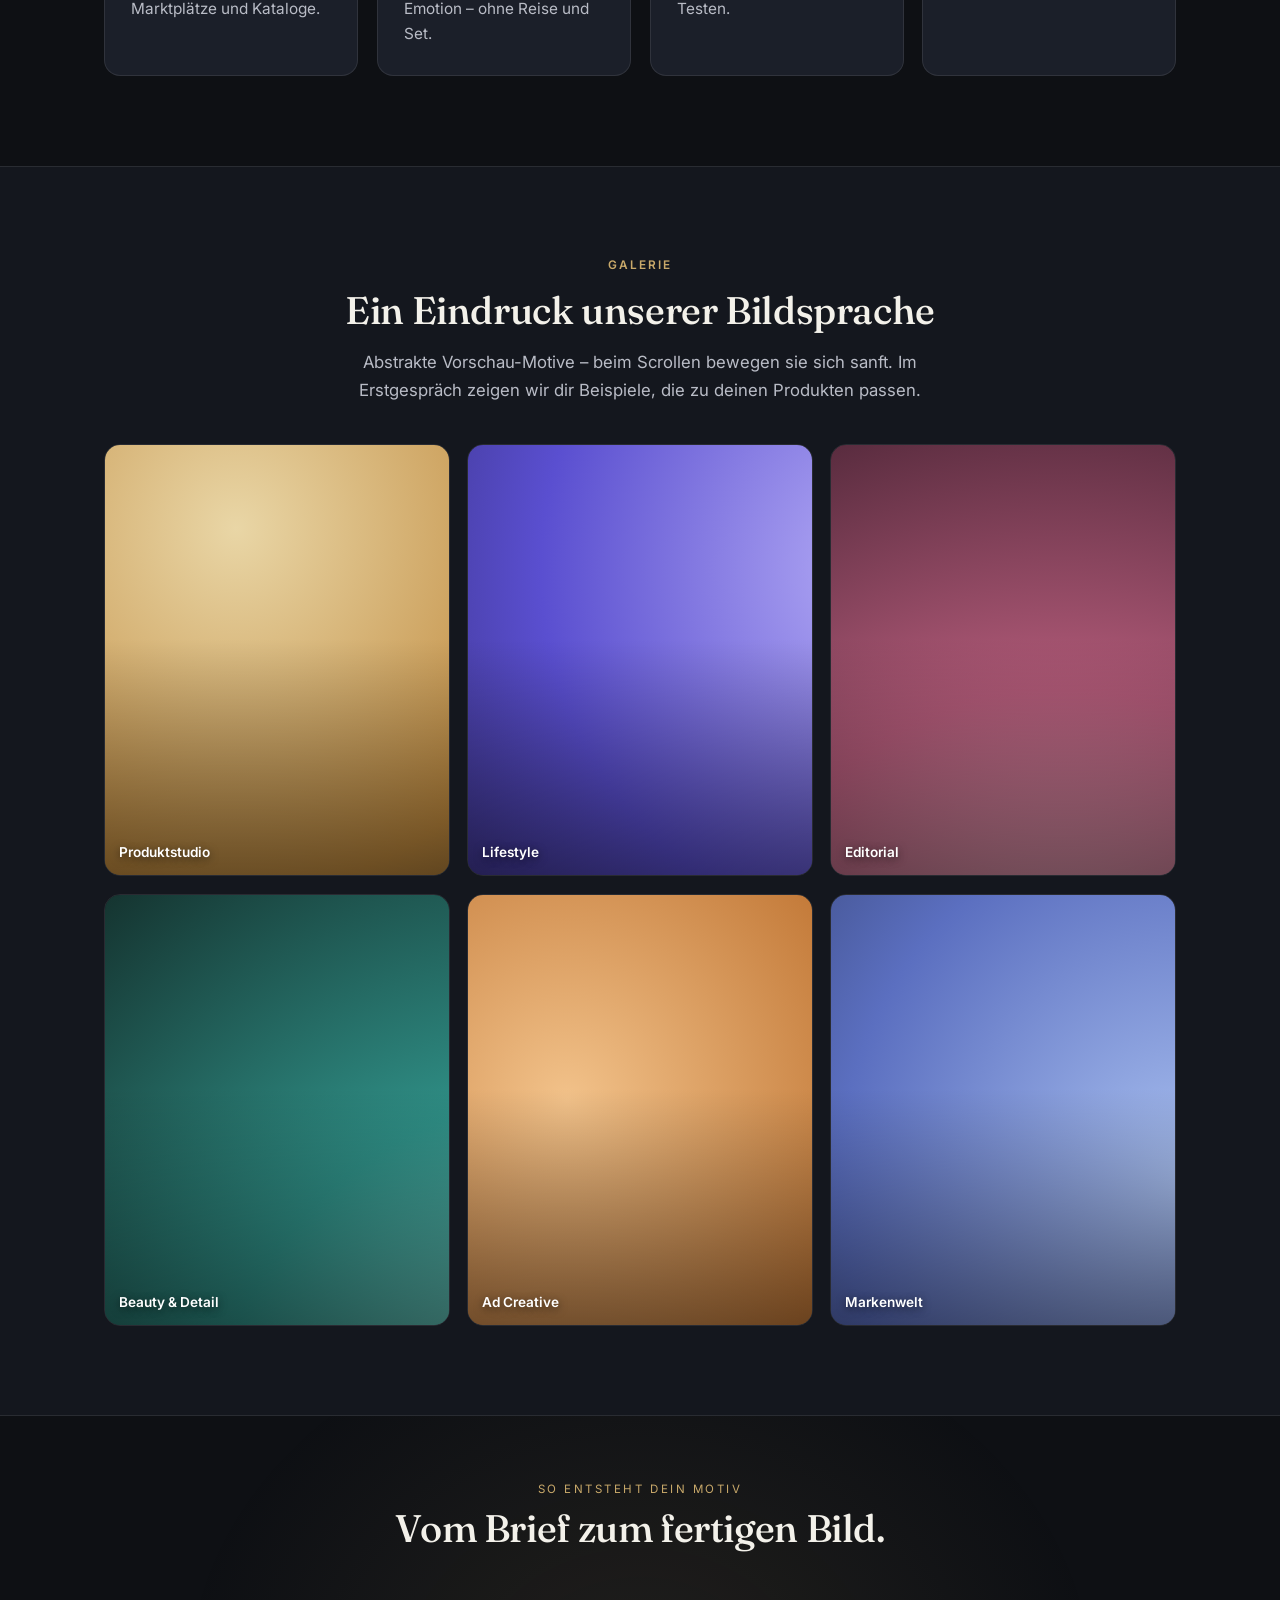
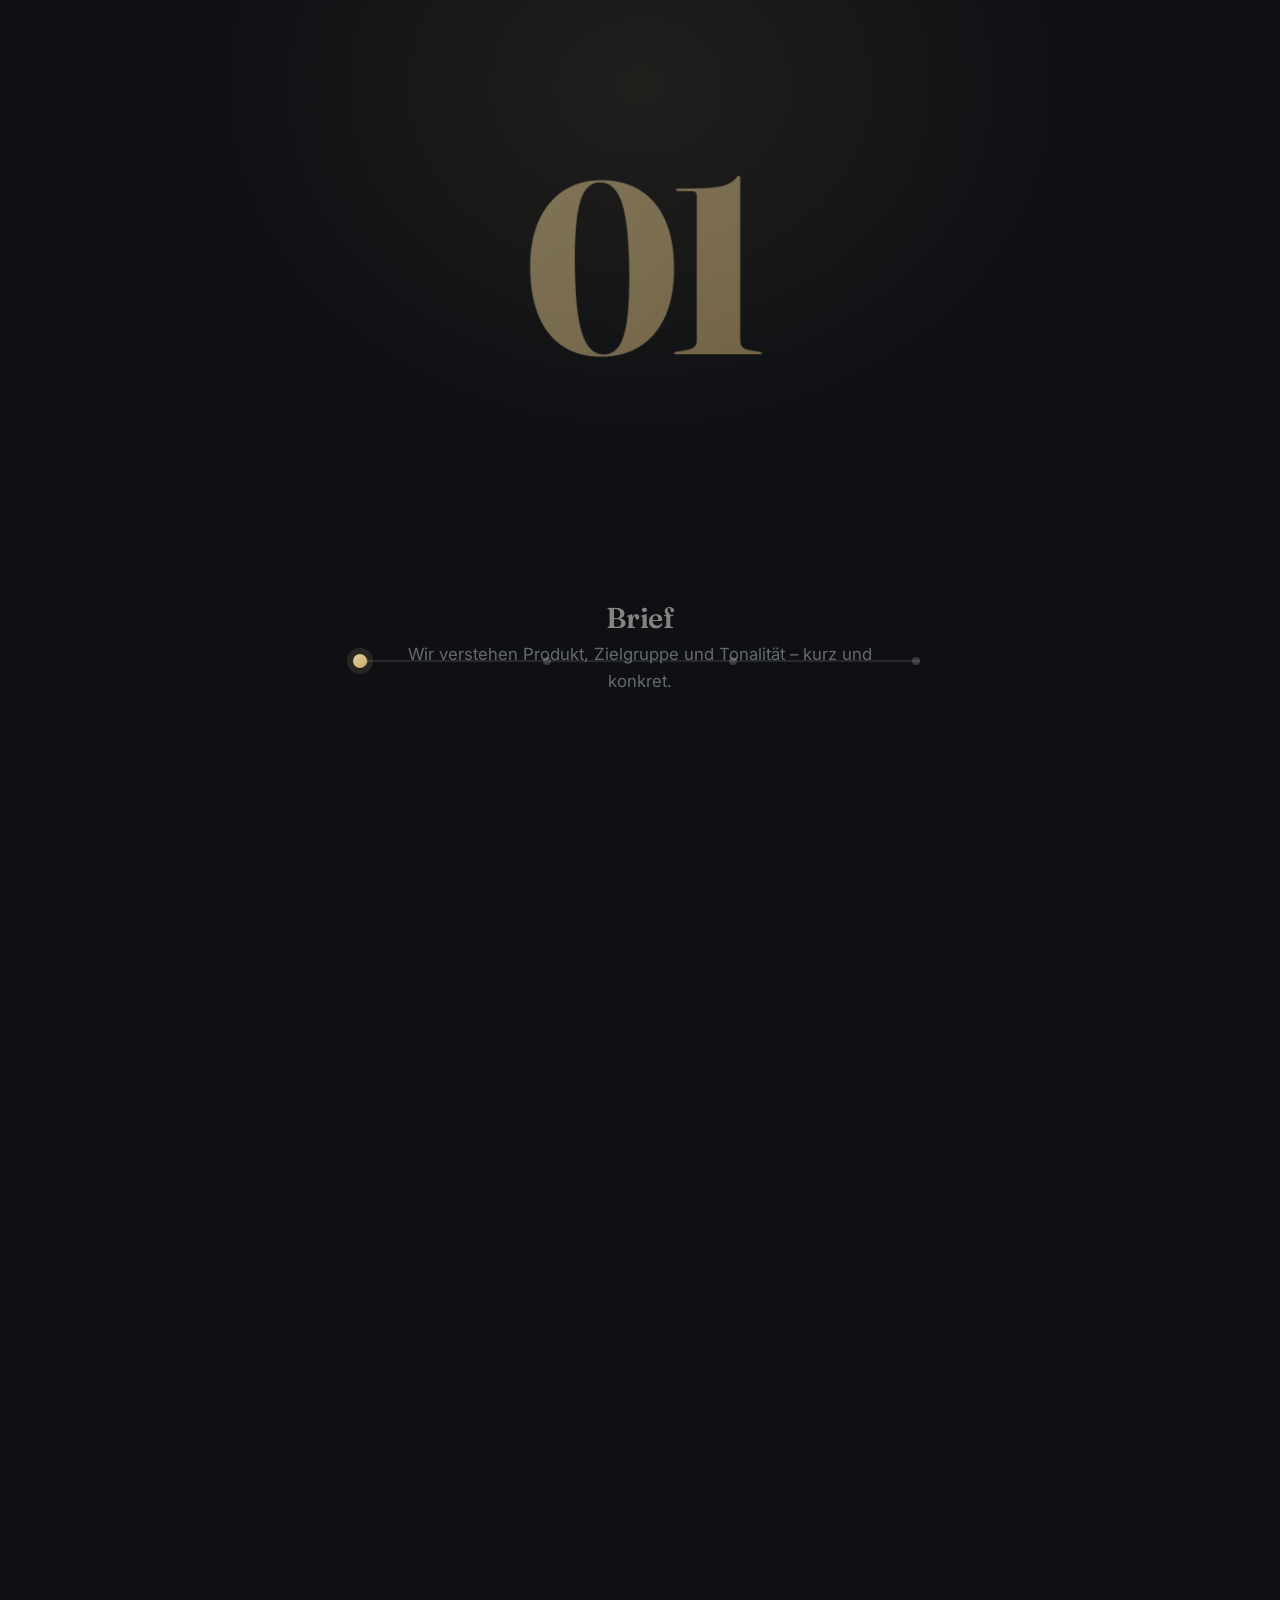
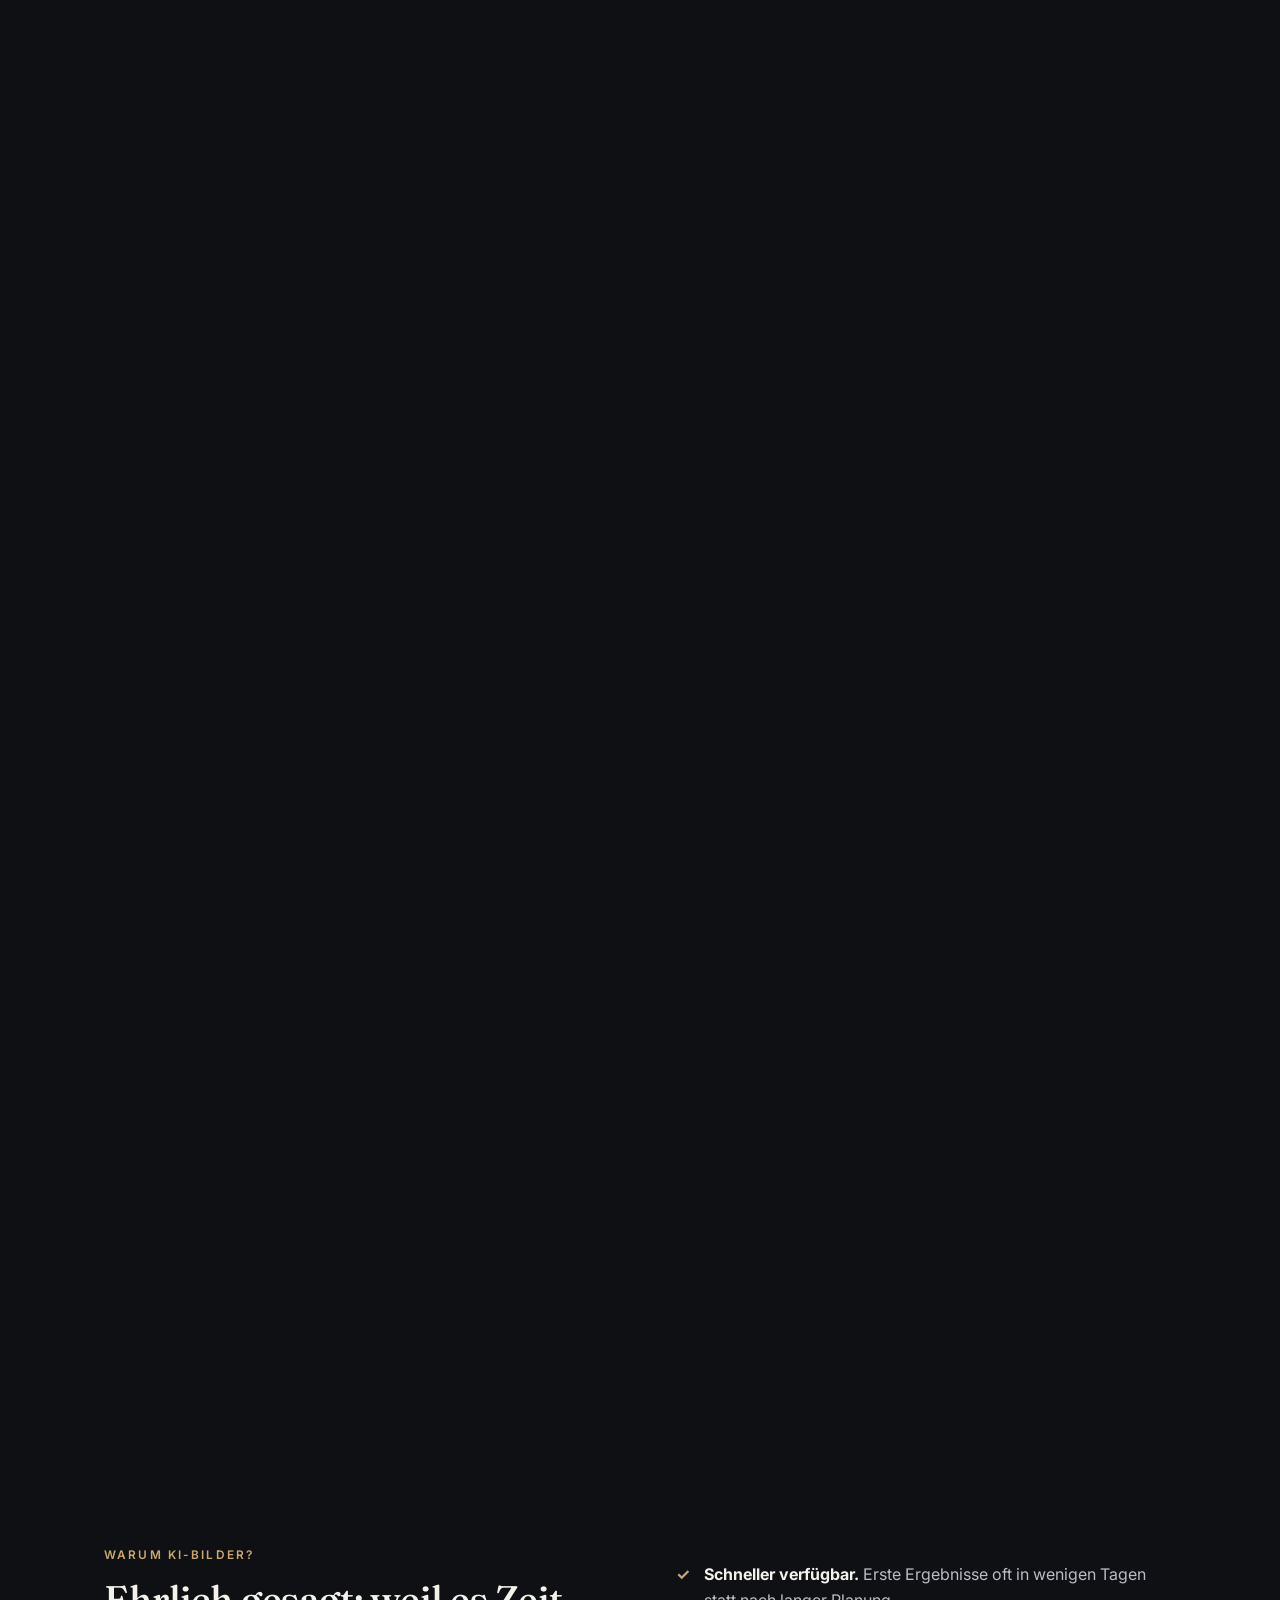
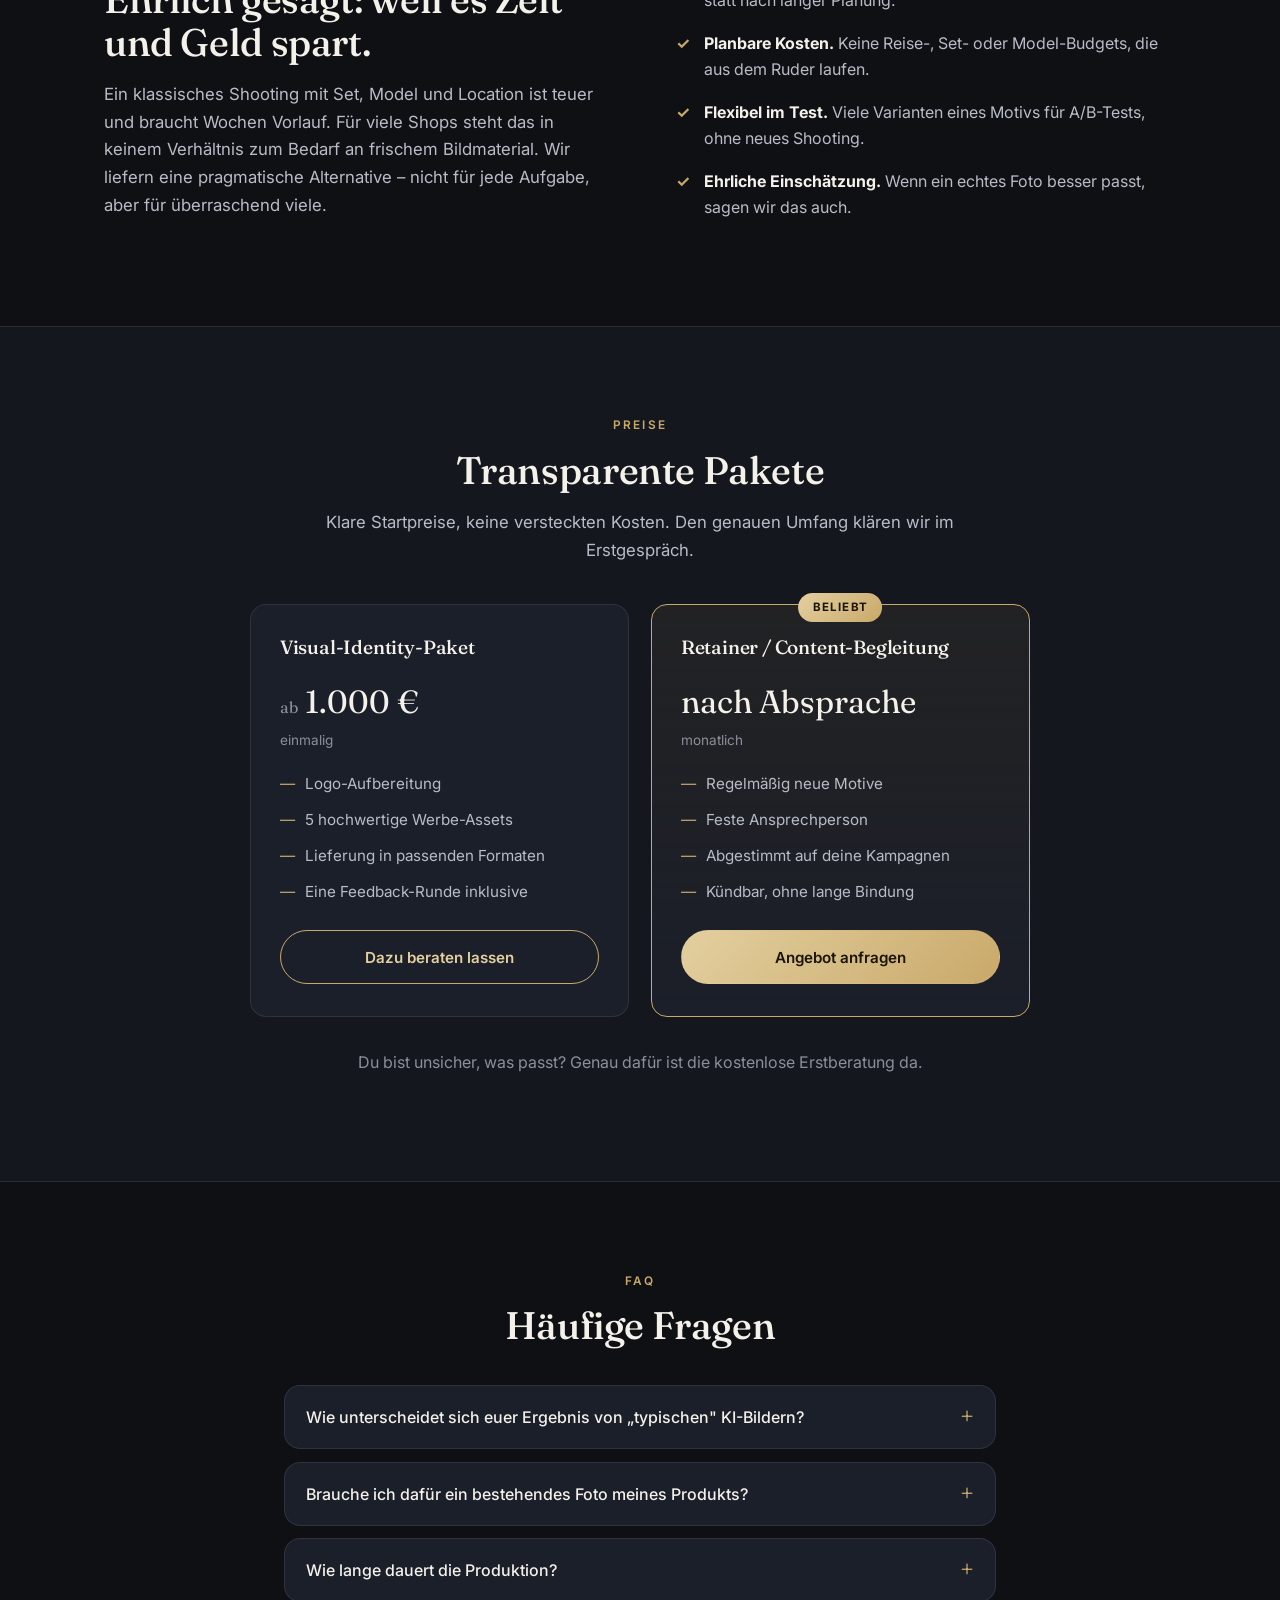
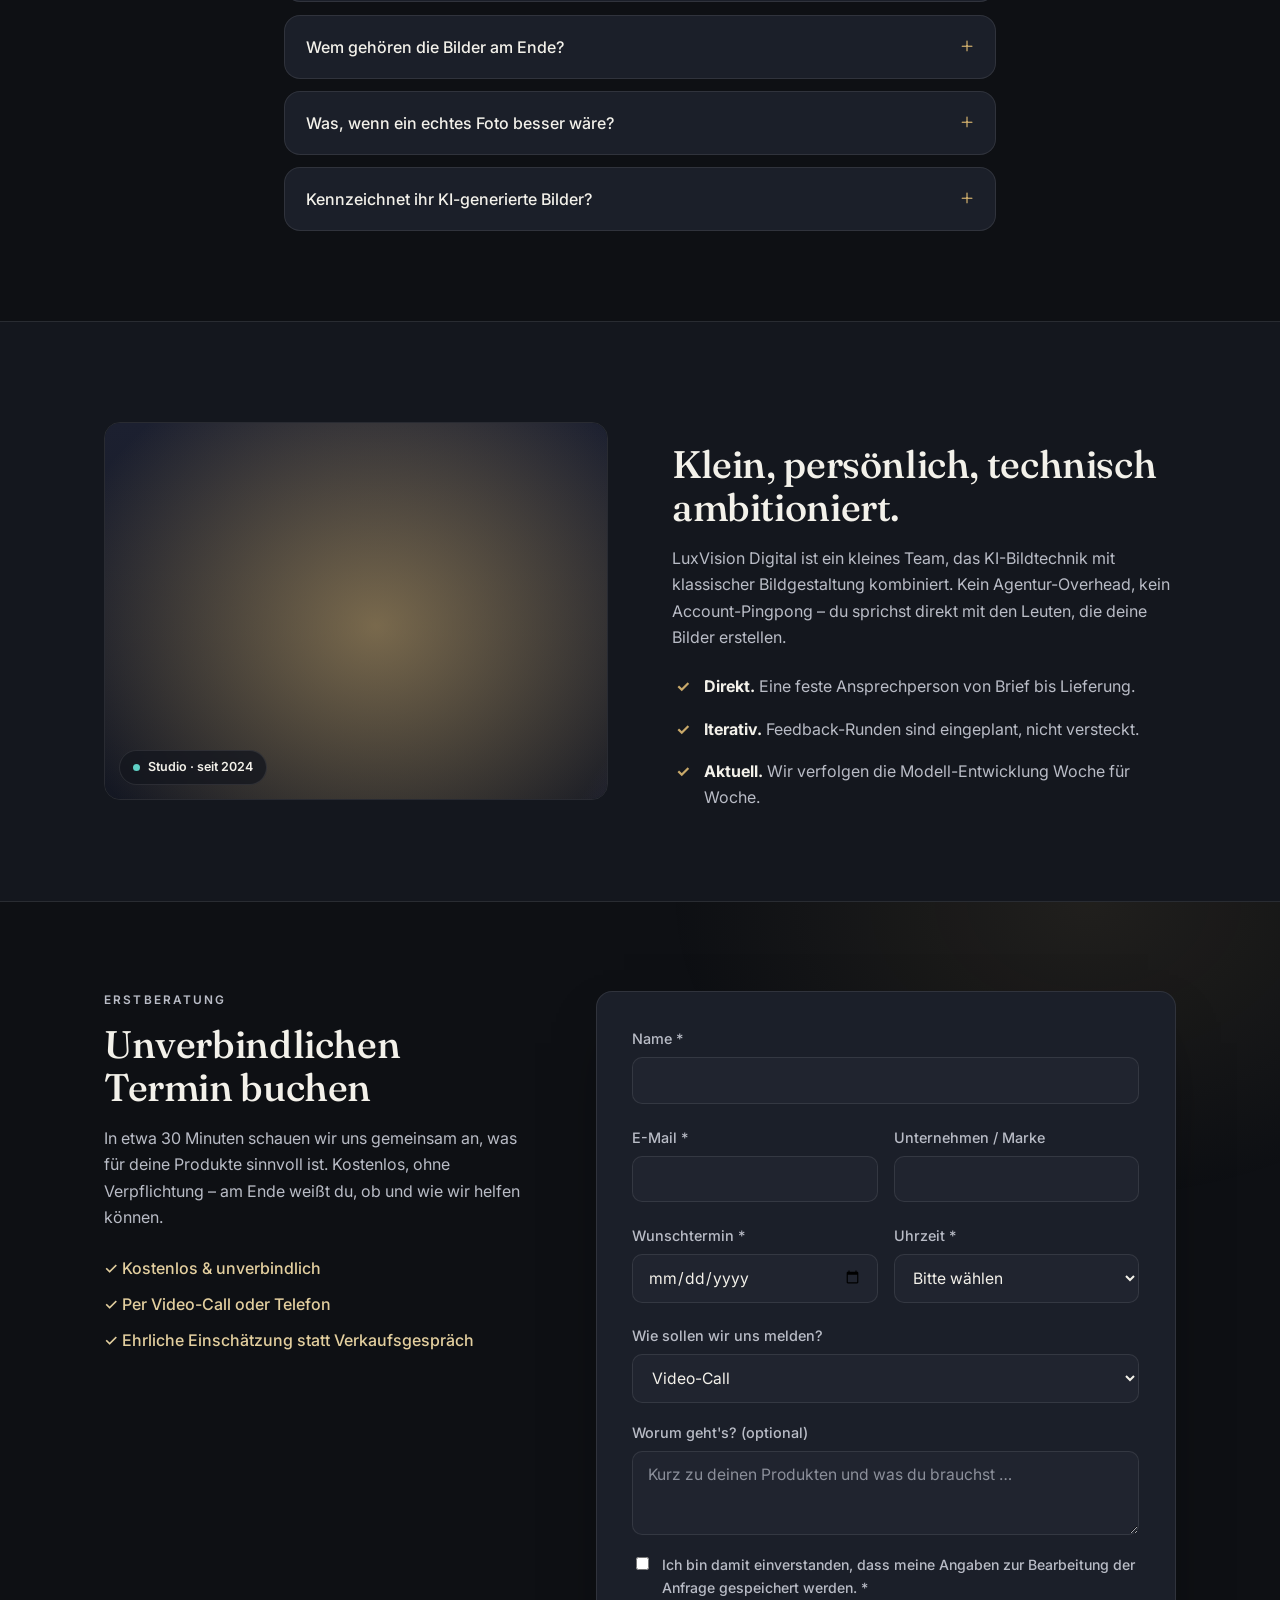
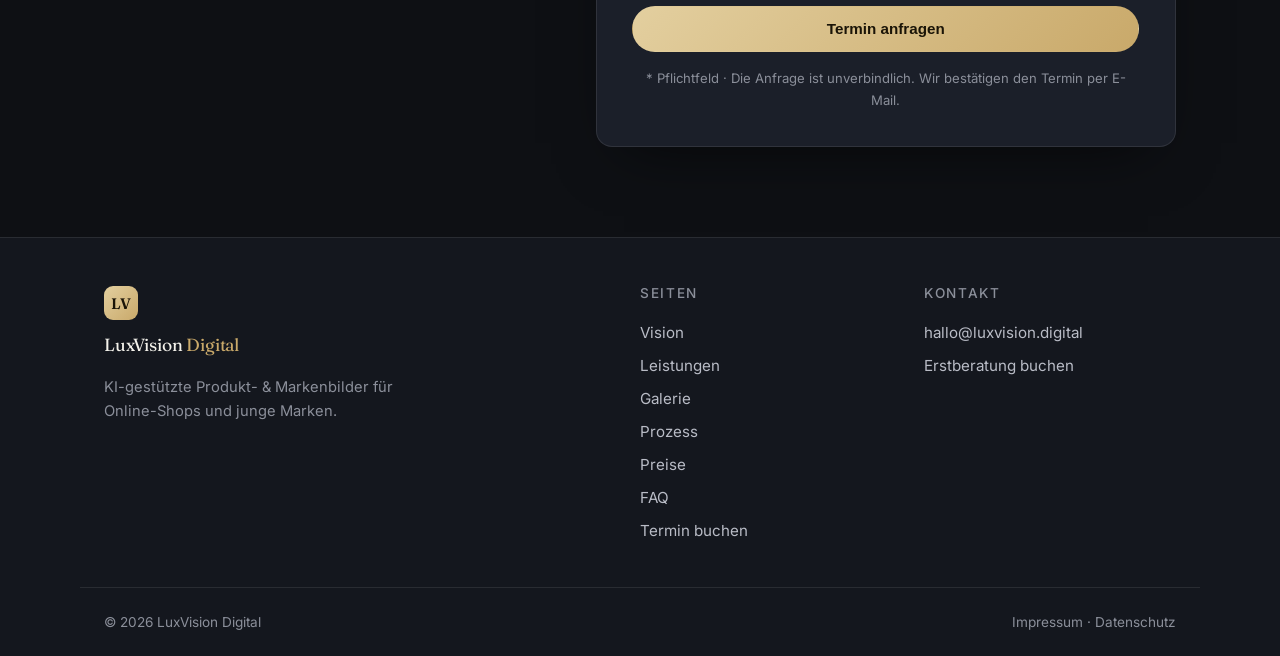
<file: lux-vision/luxvision-erstberatung.html>
<!DOCTYPE html>
<html lang="de">
<head>
  <meta charset="UTF-8" />
  <meta name="viewport" content="width=device-width, initial-scale=1.0" />
  <title>LuxVision Digital – Produkt- &amp; Markenbilder mit KI</title>
  <meta name="description" content="Kleines Studio für KI-gestützte Produkt- und Markenbilder. Professionelle Shop-Fotos und Werbemittel ohne aufwändige Shootings. Jetzt unverbindliche Erstberatung buchen." />
  <link rel="preconnect" href="https://fonts.googleapis.com" />
  <link rel="preconnect" href="https://fonts.gstatic.com" crossorigin />
  <link href="https://fonts.googleapis.com/css2?family=Fraunces:opsz,wght@9..144,400;9..144,500;9..144,600;9..144,700&family=Inter:wght@400;500;600&display=swap" rel="stylesheet" />
  <style>
:root {
  --bg: #0e1014;
  --bg-alt: #14171e;
  --surface: #1b1f29;
  --surface-2: #20242f;
  --ink: #f3f1ea;
  --ink-soft: #b9bcc6;
  --ink-dim: #8b8f9a;
  --line: rgba(255, 255, 255, 0.09);
  --gold: #c9a96a;
  --gold-soft: #e3cf9f;
  --violet: #8b7cf0;
  --teal: #5fd0c5;
  --radius: 16px;
  --radius-sm: 10px;
  --max: 1120px;
  --shadow: 0 24px 60px -28px rgba(0, 0, 0, 0.7);
}

* { box-sizing: border-box; }
html { scroll-behavior: smooth; }

body {
  margin: 0;
  font-family: "Inter", system-ui, -apple-system, sans-serif;
  background: var(--bg);
  color: var(--ink);
  line-height: 1.65;
  -webkit-font-smoothing: antialiased;
  overflow-x: clip;
}
html { overflow-x: clip; }

.container { width: 100%; max-width: var(--max); margin: 0 auto; padding: 0 24px; }

h1, h2, h3, h4 { font-family: "Fraunces", Georgia, serif; font-weight: 500; line-height: 1.12; letter-spacing: -0.01em; }
h1 { font-size: clamp(2rem, 5vw, 3.5rem); margin: 0 0 1rem; }
h2 { font-size: clamp(1.6rem, 3.5vw, 2.4rem); margin: 0 0 1rem; }
h3 { font-size: 1.2rem; margin: 0 0 .5rem; }

a { color: inherit; text-decoration: none; }

.eyebrow { text-transform: uppercase; letter-spacing: 0.18em; font-size: 0.74rem; font-weight: 600; color: var(--gold); margin: 0 0 0.8rem; }
.center { text-align: center; }
.section-lead { color: var(--ink-soft); max-width: 640px; font-size: 1.05rem; }
.center.section-lead { margin-left: auto; margin-right: auto; }

/* ---------- Reveal on scroll ---------- */
.reveal { opacity: 0; transform: translateY(26px); transition: opacity .7s cubic-bezier(.2,.7,.2,1), transform .7s cubic-bezier(.2,.7,.2,1); will-change: opacity, transform; }
.reveal.in { opacity: 1; transform: none; }
.cards .reveal:nth-child(2), .gallery .reveal:nth-child(2) { transition-delay: .07s; }
.cards .reveal:nth-child(3), .gallery .reveal:nth-child(3) { transition-delay: .14s; }
.cards .reveal:nth-child(4), .gallery .reveal:nth-child(4) { transition-delay: .21s; }
.gallery .reveal:nth-child(5) { transition-delay: .28s; }
.gallery .reveal:nth-child(6) { transition-delay: .35s; }

@media (prefers-reduced-motion: reduce) {
  .reveal { opacity: 1 !important; transform: none !important; transition: none; }
  *, *::before, *::after { animation: none !important; }
}

/* Buttons */
.btn { display: inline-flex; align-items: center; justify-content: center; gap: .5rem; padding: 0.85rem 1.4rem; border-radius: 999px; font-weight: 600; font-size: 0.95rem; cursor: pointer; border: 1px solid transparent; transition: transform .15s ease, background .2s ease, border-color .2s ease, color .2s ease, box-shadow .2s ease; }
.btn:hover { transform: translateY(-2px); }
.btn-primary { background: linear-gradient(135deg, var(--gold-soft), var(--gold)); color: #1a1407; }
.btn-primary:hover { box-shadow: 0 12px 30px -10px rgba(201, 169, 106, 0.6); }
.btn-ghost { color: var(--ink); border-color: var(--line); background: rgba(255,255,255,.02); }
.btn-ghost:hover { border-color: var(--gold); color: var(--gold-soft); }
.btn-outline { color: var(--gold-soft); border-color: var(--gold); background: transparent; }
.btn-outline:hover { background: rgba(201, 169, 106, 0.1); }
.btn-block { width: 100%; }

/* Header */
.site-header { position: sticky; top: 0; z-index: 50; background: rgba(14, 16, 20, 0.7); backdrop-filter: blur(14px); border-bottom: 1px solid var(--line); }
.header-inner { display: flex; align-items: center; justify-content: space-between; height: 70px; }
.brand { display: flex; align-items: center; gap: .6rem; font-weight: 600; }
.brand-mark { display: grid; place-items: center; width: 34px; height: 34px; border-radius: 9px; background: linear-gradient(135deg, var(--gold-soft), var(--gold)); color: #1a1407; font-family: "Fraunces", serif; font-weight: 600; font-size: .95rem; }
.brand-name { font-family: "Fraunces", serif; font-size: 1.1rem; letter-spacing: -0.01em; }
.brand-name em { font-style: normal; color: var(--gold); }
.nav { display: flex; align-items: center; gap: 1.6rem; }
.nav a { color: var(--ink-soft); font-size: .95rem; font-weight: 500; }
.nav a:hover { color: var(--ink); }
.nav .nav-cta { color: #1a1407; background: linear-gradient(135deg, var(--gold-soft), var(--gold)); padding: .55rem 1.1rem; border-radius: 999px; font-weight: 600; }
.nav .nav-cta:hover { color: #1a1407; }
.nav-toggle { display: none; flex-direction: column; gap: 5px; background: none; border: 0; cursor: pointer; padding: 8px; }
.nav-toggle span { width: 24px; height: 2px; background: var(--ink); border-radius: 2px; transition: .2s; }

/* ---------- Hero ---------- */
.hero { position: relative; padding: clamp(3.5rem, 8vw, 6.5rem) 0 clamp(3rem, 6vw, 5rem); overflow: hidden; }
.hero-inner { position: relative; z-index: 2; display: grid; grid-template-columns: 1.05fr 0.95fr; gap: clamp(2rem, 5vw, 4rem); align-items: center; }
.hero-copy { max-width: 600px; }
.hero-sub { font-size: clamp(1.05rem, 2vw, 1.2rem); color: var(--ink-soft); max-width: 560px; margin: 0 0 2rem; }
.hero-actions { display: flex; flex-wrap: wrap; gap: .9rem; margin-bottom: 1.2rem; }
.hero-note { font-size: .9rem; color: var(--ink-dim); margin: 0; }

/* Aurora background */
.aurora { position: absolute; inset: -20% -10% auto -10%; height: 130%; z-index: 0; filter: blur(60px); opacity: .55; pointer-events: none;
  background:
    radial-gradient(40% 50% at 75% 25%, rgba(201,169,106,.55), transparent 60%),
    radial-gradient(38% 45% at 25% 30%, rgba(139,124,240,.40), transparent 60%),
    radial-gradient(42% 50% at 60% 70%, rgba(95,208,197,.30), transparent 60%);
  background-size: 200% 200%, 180% 180%, 220% 220%;
  animation: auroraShift 18s ease-in-out infinite alternate;
}
@keyframes auroraShift {
  0%   { background-position: 0% 0%, 100% 0%, 50% 100%; }
  50%  { background-position: 60% 40%, 30% 60%, 80% 20%; }
  100% { background-position: 100% 100%, 0% 100%, 20% 60%; }
}
/* Subtle grain */
.grain { position: absolute; inset: 0; z-index: 1; pointer-events: none; opacity: .05; mix-blend-mode: overlay;
  background-image: url("data:image/svg+xml,%3Csvg xmlns='http://www.w3.org/2000/svg' width='120' height='120'%3E%3Cfilter id='n'%3E%3CfeTurbulence type='fractalNoise' baseFrequency='.9' numOctaves='2'/%3E%3C/filter%3E%3Crect width='100%25' height='100%25' filter='url(%23n)'/%3E%3C/svg%3E"); }

/* Hero visual mosaic */
.hero-visual { position: relative; height: clamp(300px, 38vw, 420px); }
.hero-visual .orb { position: absolute; width: 220px; height: 220px; right: 8%; top: 12%; border-radius: 50%; filter: blur(8px); opacity: .8;
  background: conic-gradient(from 120deg, var(--gold-soft), var(--violet), var(--teal), var(--gold-soft));
  animation: orbSpin 14s linear infinite; }
@keyframes orbSpin { to { transform: rotate(360deg); } }
.render-card { position: absolute; margin: 0; border-radius: 18px; overflow: hidden; border: 1px solid rgba(255,255,255,.12);
  box-shadow: 0 30px 60px -30px rgba(0,0,0,.8); backdrop-filter: blur(2px); }
.render-card .tag { position: absolute; left: 10px; bottom: 10px; font-size: .72rem; font-weight: 600; letter-spacing: .04em; padding: .25rem .6rem; border-radius: 999px; background: rgba(0,0,0,.45); color: #fff; backdrop-filter: blur(6px); }
.render-art { width: 100%; height: 100%; background-size: 180% 180%; animation: hueDrift 12s ease-in-out infinite alternate; }
.rc-1 { width: 56%; height: 64%; left: 0; top: 6%; animation: float1 9s ease-in-out infinite; z-index: 3; }
.rc-2 { width: 44%; height: 50%; right: 2%; top: 0; animation: float2 11s ease-in-out infinite; z-index: 2; }
.rc-3 { width: 50%; height: 46%; right: 6%; bottom: 2%; animation: float1 10s ease-in-out infinite; z-index: 4; }
.art-1 { background-image: radial-gradient(120% 90% at 20% 10%, #e3cf9f 0%, #b07c3a 40%, #2a1f12 100%); }
.art-2 { background-image: radial-gradient(120% 100% at 80% 20%, #b7aef7 0%, #6a5acd 45%, #1d1830 100%); }
.art-3 { background-image: radial-gradient(120% 100% at 30% 80%, #8be6db 0%, #2f8f86 45%, #10231f 100%); }
@keyframes float1 { 0%,100% { transform: translateY(0); } 50% { transform: translateY(-14px); } }
@keyframes float2 { 0%,100% { transform: translateY(0); } 50% { transform: translateY(12px); } }
@keyframes hueDrift { from { background-position: 0% 50%; } to { background-position: 100% 50%; } }
.render-chip { position: absolute; left: 4%; bottom: -6%; z-index: 5; display: inline-flex; align-items: center; gap: .5rem; font-size: .8rem; font-weight: 600; color: var(--ink); padding: .5rem .9rem; border-radius: 999px; background: rgba(20,23,30,.8); border: 1px solid var(--line); backdrop-filter: blur(8px); }
.render-chip .dot { width: 8px; height: 8px; border-radius: 50%; background: var(--teal); box-shadow: 0 0 0 0 rgba(95,208,197,.6); animation: pulse 2s infinite; }
@keyframes pulse { 0% { box-shadow: 0 0 0 0 rgba(95,208,197,.55); } 70% { box-shadow: 0 0 0 8px rgba(95,208,197,0); } 100% { box-shadow: 0 0 0 0 rgba(95,208,197,0); } }

/* Trust strip */
.strip { position: relative; z-index: 2; border-top: 1px solid var(--line); border-bottom: 1px solid var(--line); background: var(--bg-alt); }
.strip-inner { display: grid; grid-template-columns: repeat(4, 1fr); gap: 1rem; padding: 1.6rem 24px; }
.strip-inner div { display: flex; flex-direction: column; }
.strip-inner strong { font-family: "Fraunces", serif; font-size: 1.1rem; color: var(--gold-soft); }
.strip-inner span { font-size: .9rem; color: var(--ink-dim); }

/* Sections */
.section { padding: clamp(3.5rem, 7vw, 6rem) 0; }
.section-alt { background: var(--bg-alt); border-top: 1px solid var(--line); border-bottom: 1px solid var(--line); }

/* Cards */
.cards { display: grid; grid-template-columns: repeat(auto-fit, minmax(240px, 1fr)); gap: 1.2rem; margin-top: 2.5rem; }
.card { background: var(--surface); border: 1px solid var(--line); border-radius: var(--radius); padding: 1.8rem 1.6rem; transition: transform .25s ease, border-color .25s ease, box-shadow .25s ease; }
.card:hover { transform: translateY(-6px); border-color: rgba(201, 169, 106, 0.45); box-shadow: 0 24px 50px -34px rgba(201,169,106,.5); }
.card-icon { display: grid; place-items: center; width: 48px; height: 48px; border-radius: 12px; background: rgba(201, 169, 106, 0.12); color: var(--gold-soft); font-size: 1.5rem; margin-bottom: 1.1rem; }
.card p { color: var(--ink-soft); font-size: .96rem; margin: 0; }

/* ---------- Gallery with scroll zoom ---------- */
.gallery { display: grid; grid-template-columns: repeat(3, 1fr); gap: 1.1rem; margin-top: 2.5rem; }
.shot { position: relative; margin: 0; border-radius: var(--radius); overflow: hidden; border: 1px solid var(--line); aspect-ratio: 4 / 5; }
.shot figcaption { position: absolute; left: 14px; bottom: 12px; z-index: 2; font-size: .85rem; font-weight: 600; color: #fff; text-shadow: 0 2px 8px rgba(0,0,0,.6); }
.shot::after { content: ""; position: absolute; inset: 0; z-index: 1; background: linear-gradient(180deg, transparent 45%, rgba(0,0,0,.45)); }
.shot-art { position: absolute; inset: -6%; background-size: 160% 160%; transform: scale(1.05); }
.s1 { background-image: radial-gradient(120% 100% at 25% 15%, #e9d6a6, #c08a3e 45%, #2a1d10); }
.s2 { background-image: radial-gradient(120% 100% at 70% 20%, #b7aef7, #5a4fd0 45%, #181333); }
.s3 { background-image: radial-gradient(120% 100% at 40% 80%, #f0b9c7, #b15a78 45%, #2a1320); }
.s4 { background-image: radial-gradient(120% 100% at 75% 75%, #8be6db, #2f8f86 45%, #102320); }
.s5 { background-image: radial-gradient(120% 100% at 20% 30%, #f2c28a, #c47b3a 40%, #2a1c0f); }
.s6 { background-image: radial-gradient(120% 100% at 60% 40%, #a9c0f0, #5b6fc0 45%, #141c33); }

/* Scroll-driven zoom in/out (modern browsers, incl. Chrome). Falls back gracefully. */
@media (prefers-reduced-motion: no-preference) {
  @supports (animation-timeline: view()) {
    .shot-art { animation: zoomInOut linear both; animation-timeline: view(); animation-range: cover; }
    @keyframes zoomInOut {
      0%   { transform: scale(1.22) translateY(2%); }
      50%  { transform: scale(1.02) translateY(0); }
      100% { transform: scale(1.22) translateY(-2%); }
    }
    .hero-visual { animation: heroParallax linear both; animation-timeline: view(); animation-range: exit 0% exit 100%; }
    @keyframes heroParallax { to { transform: translateY(-8%) scale(.97); opacity: .85; } }
  }
}

/* Steps */
.steps { list-style: none; counter-reset: step; padding: 0; margin: 2.5rem 0 0; display: grid; grid-template-columns: repeat(3, 1fr); gap: 1.2rem; }
.steps li { background: var(--surface); border: 1px solid var(--line); border-radius: var(--radius); padding: 1.8rem 1.6rem; position: relative; }
.step-num { display: grid; place-items: center; width: 40px; height: 40px; border-radius: 50%; background: linear-gradient(135deg, var(--gold-soft), var(--gold)); color: #1a1407; font-family: "Fraunces", serif; font-weight: 600; font-size: 1.1rem; margin-bottom: 1rem; }
.steps p { color: var(--ink-soft); font-size: .96rem; margin: 0; }

/* Two col */
.two-col { display: grid; grid-template-columns: 1fr 1fr; gap: clamp(2rem, 5vw, 4rem); align-items: center; }
.check-list { list-style: none; padding: 0; margin: 0; display: grid; gap: 1rem; }
.check-list li { position: relative; padding-left: 2rem; color: var(--ink-soft); }
.check-list li::before { content: "✓"; position: absolute; left: 0; top: 0; color: var(--gold); font-weight: 700; display: grid; place-items: center; width: 1.4rem; height: 1.4rem; }
.check-list strong { color: var(--ink); }

/* Pricing */
.pricing { display: grid; grid-template-columns: repeat(2, minmax(0, 1fr)); gap: 1.4rem; max-width: 780px; margin: 2.5rem auto 0; }
.price-card { position: relative; background: var(--surface); border: 1px solid var(--line); border-radius: var(--radius); padding: 2rem 1.8rem; display: flex; flex-direction: column; transition: transform .25s ease; }
.price-card:hover { transform: translateY(-4px); }
.price-card.featured { border-color: var(--gold); background: linear-gradient(180deg, rgba(201,169,106,0.08), var(--surface)); }
.badge { position: absolute; top: -12px; left: 50%; transform: translateX(-50%); background: linear-gradient(135deg, var(--gold-soft), var(--gold)); color: #1a1407; font-size: .72rem; font-weight: 700; text-transform: uppercase; letter-spacing: .1em; padding: .3rem .9rem; border-radius: 999px; }
.price { font-family: "Fraunces", serif; font-size: 2rem; margin: .6rem 0 0; }
.price span { font-size: 1rem; color: var(--ink-dim); }
.price-meta { color: var(--ink-dim); font-size: .85rem; margin: 0 0 1.2rem; }
.price-card ul { list-style: none; padding: 0; margin: 0 0 1.6rem; display: grid; gap: .7rem; flex: 1; }
.price-card li { padding-left: 1.6rem; position: relative; color: var(--ink-soft); font-size: .95rem; }
.price-card li::before { content: "—"; position: absolute; left: 0; color: var(--gold); }
.price-foot { color: var(--ink-dim); margin-top: 2rem; }

/* Booking */
.booking { position: relative; background: radial-gradient(700px 500px at 85% 0%, rgba(201,169,106,0.1), transparent 60%); }
.booking-inner { display: grid; grid-template-columns: 0.85fr 1.15fr; gap: clamp(2rem, 5vw, 4rem); align-items: start; }
.booking-intro p { color: var(--ink-soft); }
.booking-points { list-style: none; padding: 0; margin: 1.5rem 0 0; display: grid; gap: .6rem; color: var(--gold-soft); font-weight: 500; }
.booking-form { background: var(--surface); border: 1px solid var(--line); border-radius: var(--radius); padding: clamp(1.6rem, 3vw, 2.2rem); box-shadow: var(--shadow); }
.field { display: flex; flex-direction: column; margin-bottom: 1.1rem; }
.field-row { display: grid; grid-template-columns: 1fr 1fr; gap: 1rem; }
label { font-size: .9rem; font-weight: 500; margin-bottom: .4rem; color: var(--ink-soft); }
input, select, textarea { background: var(--surface-2); border: 1px solid var(--line); border-radius: var(--radius-sm); padding: .8rem .9rem; color: var(--ink); font-family: inherit; font-size: .98rem; width: 100%; transition: border-color .15s ease, box-shadow .15s ease; }
input:focus, select:focus, textarea:focus { outline: none; border-color: var(--gold); box-shadow: 0 0 0 3px rgba(201,169,106,0.18); }
input::placeholder, textarea::placeholder { color: var(--ink-dim); }
textarea { resize: vertical; }
.consent { display: flex; align-items: flex-start; gap: .6rem; font-size: .88rem; color: var(--ink-soft); margin: .4rem 0; cursor: pointer; }
.consent input { width: auto; margin-top: .25rem; }
.error { color: #f0907a; font-size: .8rem; min-height: 1rem; margin-top: .25rem; }
.error:empty { min-height: 0; }
.form-hint { font-size: .82rem; color: var(--ink-dim); margin: 1rem 0 0; text-align: center; }
input.invalid, select.invalid { border-color: #f0907a; }

/* Success */
.booking-success { background: var(--surface); border: 1px solid var(--gold); border-radius: var(--radius); padding: clamp(1.8rem, 4vw, 2.6rem); text-align: center; box-shadow: var(--shadow); animation: popIn .5s cubic-bezier(.2,.8,.2,1) both; }
@keyframes popIn { from { opacity: 0; transform: scale(.96) translateY(10px); } to { opacity: 1; transform: none; } }
.success-icon { width: 60px; height: 60px; border-radius: 50%; display: grid; place-items: center; margin: 0 auto 1.2rem; background: linear-gradient(135deg, var(--gold-soft), var(--gold)); color: #1a1407; font-size: 1.8rem; font-weight: 700; }
.booking-success p { color: var(--ink-soft); }
.success-summary { background: var(--surface-2); border: 1px solid var(--line); border-radius: var(--radius-sm); padding: 1rem 1.2rem; margin: 1.4rem 0; text-align: left; font-size: .92rem; }
.success-summary div { display: flex; justify-content: space-between; gap: 1rem; padding: .3rem 0; }
.success-summary div span:first-child { color: var(--ink-dim); }
.booking-success .btn { margin: .3rem; }

/* Footer */
.site-footer { border-top: 1px solid var(--line); background: var(--bg-alt); padding-top: 3rem; }
.footer-inner { display: grid; grid-template-columns: 2fr 1fr 1fr; gap: 2rem; padding-bottom: 2.5rem; }
.footer-brand { display: flex; flex-direction: column; gap: .6rem; align-items: flex-start; }
.footer-brand p { color: var(--ink-dim); font-size: .92rem; max-width: 320px; margin: .4rem 0 0; }
.footer-col h4 { font-family: "Inter", sans-serif; font-size: .85rem; text-transform: uppercase; letter-spacing: .12em; color: var(--ink-dim); margin: 0 0 .9rem; }
.footer-col a { display: block; color: var(--ink-soft); font-size: .95rem; padding: .25rem 0; }
.footer-col a:hover { color: var(--gold-soft); }
.footer-bottom { display: flex; justify-content: space-between; padding: 1.4rem 24px; border-top: 1px solid var(--line); font-size: .85rem; color: var(--ink-dim); }

/* Responsive */
@media (max-width: 880px) {
  .nav { position: fixed; inset: 70px 0 auto 0; flex-direction: column; gap: 0; background: var(--bg-alt); border-bottom: 1px solid var(--line); padding: .5rem 24px 1.2rem; transform: translateY(-120%); opacity: 0; pointer-events: none; transition: .25s ease; }
  .nav.open { transform: translateY(0); opacity: 1; pointer-events: auto; }
  .nav a { padding: .8rem 0; width: 100%; border-bottom: 1px solid var(--line); }
  .nav .nav-cta { text-align: center; margin-top: .8rem; border-bottom: 0; }
  .nav-toggle { display: flex; }
  .hero-inner, .two-col, .booking-inner { grid-template-columns: 1fr; }
  .hero-visual { order: -1; height: 300px; margin-bottom: 1rem; }
  .steps { grid-template-columns: 1fr; }
  .gallery { grid-template-columns: repeat(2, 1fr); }
  .strip-inner { grid-template-columns: repeat(2, 1fr); gap: 1.4rem; }
  .footer-inner { grid-template-columns: 1fr 1fr; }
}
@media (max-width: 520px) {
  .field-row { grid-template-columns: 1fr; }
  .pricing { grid-template-columns: 1fr; }
  .gallery { grid-template-columns: 1fr 1fr; }
  .footer-inner { grid-template-columns: 1fr; }
  .footer-bottom { flex-direction: column; gap: .5rem; }
}

/* ===================================================================
   Cinematic scroll experience: scroll cue, pinned stories, process, faq, about
   =================================================================== */

/* Scroll cue at the bottom of hero */
.scroll-cue { position: absolute; left: 50%; bottom: 18px; transform: translateX(-50%); z-index: 5; width: 26px; height: 42px; border: 1.5px solid var(--gold); border-radius: 14px; display: grid; place-items: start center; padding-top: 6px; opacity: .85; }
.scroll-cue span { width: 3px; height: 8px; border-radius: 2px; background: var(--gold); animation: cue 1.6s ease-in-out infinite; }
@keyframes cue { 0% { transform: translateY(0); opacity: 1; } 70% { transform: translateY(14px); opacity: 0; } 100% { transform: translateY(0); opacity: 0; } }

/* Pinned story scaffold (used by Vision-Reel and Process journey) */
.story { position: relative; }
.story-stage { position: sticky; top: 0; height: 100vh; overflow: hidden; }
.story-frame { position: relative; width: 100%; height: 100%; }

/* Vision-Reel: section is 360vh tall (3 stages × ~1.2 screens) */
.story-vision { height: 360vh; background: #0a0c12; }
.story-vision .story-bg { position: absolute; inset: -10%; z-index: 0; filter: blur(80px); opacity: .5; pointer-events: none;
  background:
    radial-gradient(40% 50% at calc(20% + var(--p, 0) * 60%) 30%, rgba(201,169,106,.55), transparent 60%),
    radial-gradient(40% 50% at calc(80% - var(--p, 0) * 50%) 70%, rgba(139,124,240,.45), transparent 60%);
  transition: background-position .4s ease; }

.scene { position: absolute; inset: 0; display: grid; grid-template-columns: 1.1fr 1fr; gap: clamp(1rem, 4vw, 3rem); align-items: center; padding: clamp(2rem, 6vw, 5rem) clamp(1rem, 6vw, 5rem); opacity: 0; transform: scale(.9); will-change: transform, opacity; z-index: 1; }
.scene-text { max-width: 460px; color: var(--ink); }
.scene-text .kicker { font-family: "Inter", sans-serif; text-transform: uppercase; letter-spacing: .22em; font-size: .72rem; color: var(--gold); margin: 0 0 .8rem; }
.scene-text h2 { font-size: clamp(2rem, 5vw, 3.6rem); margin: 0 0 .8rem; font-weight: 600; }
.scene-text p { color: var(--ink-soft); font-size: clamp(1rem, 1.6vw, 1.15rem); margin: 0; max-width: 420px; }
.scene-art { width: 100%; height: clamp(260px, 60vh, 560px); border-radius: 22px; border: 1px solid rgba(255,255,255,.08); box-shadow: 0 50px 100px -40px rgba(0,0,0,.8); background-size: 180% 180%; animation: hueDrift 14s ease-in-out infinite alternate; }
.scene-art-1 { background-image: radial-gradient(120% 100% at 20% 10%, #ecdca8 0%, #b07c3a 40%, #2a1f12 100%); }
.scene-art-2 { background-image: radial-gradient(120% 100% at 80% 20%, #c5beff 0%, #6a5acd 45%, #1d1830 100%); }
.scene-art-3 { background-image: radial-gradient(120% 100% at 30% 80%, #8be6db 0%, #2f8f86 45%, #10231f 100%); }

/* Progress bar at bottom of story */
.story-progress { position: absolute; left: 50%; bottom: 24px; transform: translateX(-50%); z-index: 4; display: grid; gap: 6px; width: min(80%, 360px); }
.story-progress .bar { height: 2px; background: rgba(255,255,255,.12); border-radius: 2px; overflow: hidden; display: block; }
.story-progress .bar i { display: block; height: 100%; background: linear-gradient(90deg, var(--gold-soft), var(--gold)); transition: width .15s linear; }
.story-progress .ticks { display: grid; grid-template-columns: repeat(3, 1fr); gap: 6px; }
.story-progress .ticks b { height: 4px; }

/* Process journey: 4 stages, section height 360vh */
.story-process { height: 360vh; background: var(--bg); }
.story-process .process-bg { position: absolute; inset: 0; z-index: 0; pointer-events: none;
  background: radial-gradient(60% 70% at 50% 30%, rgba(201,169,106,.10), transparent 60%); }
.process-head { position: absolute; top: clamp(2rem, 6vw, 4rem); left: 50%; transform: translateX(-50%); z-index: 3; text-align: center; max-width: 90%; }
.process-head .kicker { font-family: "Inter", sans-serif; text-transform: uppercase; letter-spacing: .22em; font-size: .72rem; color: var(--gold); margin: 0 0 .5rem; }
.process-head h2 { font-size: clamp(1.6rem, 3.5vw, 2.4rem); margin: 0; }

.process-stage { position: absolute; inset: 0; display: grid; place-items: center; z-index: 1; pointer-events: none; }
.big-num { position: relative; width: clamp(220px, 36vw, 380px); height: clamp(220px, 36vw, 380px); display: grid; place-items: center; }
.big-num span { position: absolute; inset: 0; display: grid; place-items: center; font-family: "Fraunces", serif; font-weight: 700; font-size: clamp(8rem, 22vw, 16rem); line-height: 1; letter-spacing: -0.04em;
  background: linear-gradient(135deg, var(--gold-soft), var(--gold)); -webkit-background-clip: text; background-clip: text; color: transparent;
  opacity: 0; transform: scale(.7); will-change: transform, opacity; }

.process-steps { position: absolute; left: 50%; bottom: clamp(5rem, 14vh, 9rem); transform: translateX(-50%); width: min(680px, 90%); z-index: 3; }
.step { position: absolute; inset: 0; text-align: center; padding: 0 1rem; opacity: 0; transform: translateY(20px); will-change: opacity, transform; }
.step h3 { font-size: clamp(1.3rem, 2.4vw, 1.8rem); margin: 0 0 .4rem; font-weight: 600; }
.step p { color: var(--ink-soft); font-size: clamp(.95rem, 1.4vw, 1.05rem); margin: 0 auto; max-width: 520px; }

.process-rail { position: absolute; left: 50%; bottom: clamp(2rem, 6vh, 3.5rem); transform: translateX(-50%); width: min(560px, 80%); height: 2px; background: rgba(255,255,255,.10); border-radius: 2px; z-index: 4; }
.process-rail i { position: absolute; top: -3px; width: 8px; height: 8px; border-radius: 50%; background: rgba(255,255,255,.18); }
.process-rail i:nth-child(1) { left: 0%; }
.process-rail i:nth-child(2) { left: calc(33.33% - 4px); }
.process-rail i:nth-child(3) { left: calc(66.66% - 4px); }
.process-rail i:nth-child(4) { left: calc(100% - 8px); }
.process-rail .dot { position: absolute; top: -6px; width: 14px; height: 14px; border-radius: 50%;
  background: linear-gradient(135deg, var(--gold-soft), var(--gold));
  box-shadow: 0 0 0 6px rgba(201,169,106,.15); transition: left .15s linear; transform: translateX(-50%); }

/* FAQ */
.faq-container { max-width: 760px; }
.faq { margin-top: 2.4rem; display: grid; gap: .8rem; }
.faq details { background: var(--surface); border: 1px solid var(--line); border-radius: var(--radius); padding: 0 1.3rem; transition: border-color .2s ease, background .2s ease; }
.faq details[open] { border-color: rgba(201,169,106,.4); background: linear-gradient(180deg, rgba(201,169,106,.05), var(--surface)); }
.faq summary { list-style: none; cursor: pointer; padding: 1.1rem 0; display: flex; justify-content: space-between; align-items: center; gap: 1rem; font-weight: 500; color: var(--ink); font-size: 1rem; }
.faq summary::-webkit-details-marker { display: none; }
.faq summary::after { content: "+"; font-family: "Fraunces", serif; font-size: 1.6rem; color: var(--gold); line-height: 1; transition: transform .25s ease; }
.faq details[open] summary::after { transform: rotate(45deg); }
.faq details > div { padding: 0 0 1.2rem; color: var(--ink-soft); font-size: .96rem; max-width: 60ch; }

/* Über das Studio */
.about .about-visual { position: relative; aspect-ratio: 4 / 3; border-radius: var(--radius); overflow: hidden; border: 1px solid var(--line); }
.about-art { position: absolute; inset: 0;
  background:
    radial-gradient(60% 70% at 30% 30%, rgba(201,169,106,.55), transparent 60%),
    radial-gradient(50% 60% at 80% 70%, rgba(139,124,240,.45), transparent 60%),
    linear-gradient(180deg, #1c2030, #0e1118);
  animation: hueDrift 16s ease-in-out infinite alternate; background-size: 180% 180%; }
.about-chip { position: absolute; left: 14px; bottom: 14px; display: inline-flex; align-items: center; gap: .5rem; font-size: .78rem; font-weight: 600; color: var(--ink); padding: .4rem .8rem; border-radius: 999px; background: rgba(20,23,30,.78); border: 1px solid var(--line); backdrop-filter: blur(8px); }
.about-chip .dot { width: 7px; height: 7px; border-radius: 50%; background: var(--teal); }

/* Responsive overrides for cinematic sections */
@media (max-width: 880px) {
  .story-vision, .story-process { height: 320vh; }
  .scene { grid-template-columns: 1fr; padding: 1.4rem; align-content: center; }
  .scene-art { height: 38vh; order: -1; }
  .scene-text { max-width: 100%; padding: 0 .2rem; }
  .scene-text h2 { font-size: clamp(1.8rem, 7vw, 2.6rem); }
  .process-head { top: 1.4rem; }
  .big-num span { font-size: clamp(7rem, 32vw, 12rem); }
  .process-steps { bottom: clamp(6rem, 18vh, 9rem); }
}
@media (max-width: 520px) {
  .scroll-cue { display: none; }
}

</style>
</head>
<body>
  <header class="site-header" id="top">
    <div class="container header-inner">
      <a href="#top" class="brand">
        <span class="brand-mark">LV</span>
        <span class="brand-name">LuxVision <em>Digital</em></span>
      </a>
      <nav class="nav" aria-label="Hauptnavigation">
        <a href="#vision">Vision</a>
        <a href="#leistungen">Leistungen</a>
        <a href="#galerie">Galerie</a>
        <a href="#prozess">Prozess</a>
        <a href="#preise">Preise</a>
        <a href="#faq">FAQ</a>
        <a href="#termin" class="nav-cta">Termin buchen</a>
      </nav>
      <button class="nav-toggle" aria-label="Menü öffnen" aria-expanded="false">
        <span></span><span></span><span></span>
      </button>
    </div>
  </header>

  <main>
    <!-- HERO -->
    <section class="hero">
      <div class="aurora" aria-hidden="true"></div>
      <div class="grain" aria-hidden="true"></div>
      <div class="container hero-inner">
        <div class="hero-copy">
          <p class="eyebrow reveal">KI-gestützte Bildproduktion</p>
          <h1 class="reveal">Professionelle Produktbilder &amp; Werbemittel –<br>ohne aufwändiges Foto-Shooting.</h1>
          <p class="hero-sub reveal">
            Wir sind ein kleines Studio für KI-gestützte Produkt- und Markenbilder.
            Wir helfen Online-Shops und jungen Marken, hochwertige Shop-Fotos und Anzeigen-Motive
            zu bekommen – schneller und planbarer als ein klassisches Shooting, zu einem fairen Preis.
          </p>
          <div class="hero-actions reveal">
            <a href="#termin" class="btn btn-primary">Unverbindliche Erstberatung buchen</a>
            <a href="#vision" class="btn btn-ghost">Bildwelten ansehen</a>
          </div>
          <p class="hero-note reveal">Kostenlos &amp; unverbindlich · ca. 30 Minuten · per Video-Call oder Telefon</p>
        </div>

        <div class="hero-visual" aria-hidden="true">
          <div class="orb"></div>
          <figure class="render-card rc-1"><div class="render-art art-1"></div><span class="tag">Produkt</span></figure>
          <figure class="render-card rc-2"><div class="render-art art-2"></div><span class="tag">Lifestyle</span></figure>
          <figure class="render-card rc-3"><div class="render-art art-3"></div><span class="tag">Editorial</span></figure>
          <div class="render-chip"><span class="dot"></span>KI-Render · live</div>
        </div>

        <a href="#vision" class="scroll-cue" aria-label="Weiter scrollen"><span></span></a>
      </div>
    </section>

    <!-- VISION-REEL: pinned cinematic scenes -->
    <section id="vision" class="story story-vision" data-story data-stages="3">
      <div class="story-stage">
        <div class="story-frame">
          <div class="story-bg" aria-hidden="true"></div>

          <div class="scene scene-1" aria-hidden="true">
            <div class="scene-art scene-art-1"></div>
            <div class="scene-text">
              <p class="kicker">Szene 01 / Produktstudio</p>
              <h2>Sterile Klarheit.</h2>
              <p>Saubere Aufnahmen mit perfekter Ausleuchtung — bereit für Shop und Marktplatz.</p>
            </div>
          </div>

          <div class="scene scene-2" aria-hidden="true">
            <div class="scene-art scene-art-2"></div>
            <div class="scene-text">
              <p class="kicker">Szene 02 / Lifestyle</p>
              <h2>Atmosphäre &amp; Kontext.</h2>
              <p>Produkte in Welten, die deine Zielgruppe sofort einordnet — ohne Reise und Set.</p>
            </div>
          </div>

          <div class="scene scene-3" aria-hidden="true">
            <div class="scene-art scene-art-3"></div>
            <div class="scene-text">
              <p class="kicker">Szene 03 / Editorial</p>
              <h2>Markengeschichte.</h2>
              <p>Bilder mit Haltung — für Kampagnen, Drops und Editorial-Auftritte.</p>
            </div>
          </div>

          <div class="story-progress" aria-hidden="true">
            <span class="bar"><i style="width: calc(var(--p, 0) * 100%)"></i></span>
            <span class="ticks"><b></b><b></b><b></b></span>
          </div>
        </div>
      </div>
    </section>

    <!-- TRUST STRIP -->
    <section class="strip">
      <div class="container strip-inner">
        <div class="reveal"><strong>In Tagen</strong><span>statt Wochen Vorlauf</span></div>
        <div class="reveal"><strong>Faire Preise</strong><span>transparent &amp; planbar</span></div>
        <div class="reveal"><strong>Viele Varianten</strong><span>ideal für A/B-Tests</span></div>
        <div class="reveal"><strong>Persönlich</strong><span>direkter Ansprechpartner</span></div>
      </div>
    </section>

    <!-- LEISTUNGEN -->
    <section id="leistungen" class="section">
      <div class="container">
        <p class="eyebrow center reveal">Leistungen</p>
        <h2 class="center reveal">Was wir für dich produzieren</h2>
        <p class="section-lead center reveal">
          Vom sauberen Produktbild bis zur fertigen Anzeige – wir liefern Bildmaterial,
          das du direkt in Shop und Kampagnen einsetzen kannst.
        </p>

        <div class="cards">
          <article class="card reveal">
            <div class="card-icon" aria-hidden="true">◧</div>
            <h3>Produktbilder für den Shop</h3>
            <p>Saubere Aufnahmen mit guter Ausleuchtung und realistischer Material­darstellung – passend für Shop-Systeme, Marktplätze und Kataloge.</p>
          </article>
          <article class="card reveal">
            <div class="card-icon" aria-hidden="true">◰</div>
            <h3>Lifestyle- &amp; Szenenbilder</h3>
            <p>Produkte in passenden Umgebungen oder an digitalen Models, die zu deiner Zielgruppe passen. Mehr Kontext, mehr Emotion – ohne Reise und Set.</p>
          </article>
          <article class="card reveal">
            <div class="card-icon" aria-hidden="true">◳</div>
            <h3>Werbemittel &amp; Ad Creatives</h3>
            <p>Anzeigen-Motive für Meta, TikTok und LinkedIn, abgestimmt auf Format und Plattform – und in mehreren Varianten zum Testen.</p>
          </article>
          <article class="card reveal">
            <div class="card-icon" aria-hidden="true">◱</div>
            <h3>Laufende Content-Begleitung</h3>
            <p>Für Marken, die regelmäßig neue Motive brauchen: planbarer Bild-Nachschub für Drops, Aktionen und Social Media.</p>
          </article>
        </div>
      </div>
    </section>

    <!-- GALERIE / SHOWCASE -->
    <section id="galerie" class="section section-alt showcase">
      <div class="container">
        <p class="eyebrow center reveal">Galerie</p>
        <h2 class="center reveal">Ein Eindruck unserer Bildsprache</h2>
        <p class="section-lead center reveal">
          Abstrakte Vorschau-Motive – beim Scrollen bewegen sie sich sanft.
          Im Erstgespräch zeigen wir dir Beispiele, die zu deinen Produkten passen.
        </p>

        <div class="gallery">
          <figure class="shot reveal"><div class="shot-art s1"></div><figcaption>Produktstudio</figcaption></figure>
          <figure class="shot reveal"><div class="shot-art s2"></div><figcaption>Lifestyle</figcaption></figure>
          <figure class="shot reveal"><div class="shot-art s3"></div><figcaption>Editorial</figcaption></figure>
          <figure class="shot reveal"><div class="shot-art s4"></div><figcaption>Beauty &amp; Detail</figcaption></figure>
          <figure class="shot reveal"><div class="shot-art s5"></div><figcaption>Ad Creative</figcaption></figure>
          <figure class="shot reveal"><div class="shot-art s6"></div><figcaption>Markenwelt</figcaption></figure>
        </div>
      </div>
    </section>

    <!-- PROZESS: cinematic pinned journey -->
    <section id="prozess" class="story story-process" data-story data-stages="4">
      <div class="story-stage">
        <div class="story-frame">
          <div class="process-bg" aria-hidden="true"></div>
          <header class="process-head">
            <p class="kicker">So entsteht dein Motiv</p>
            <h2>Vom Brief zum fertigen Bild.</h2>
          </header>

          <div class="process-stage" aria-hidden="true">
            <div class="big-num"><span class="n1">01</span><span class="n2">02</span><span class="n3">03</span><span class="n4">04</span></div>
          </div>

          <div class="process-steps">
            <article class="step st1"><h3>Brief</h3><p>Wir verstehen Produkt, Zielgruppe und Tonalität – kurz und konkret.</p></article>
            <article class="step st2"><h3>Konzept</h3><p>Bildidee, Stil, Komposition. Wir zeigen dir, wohin die Reise geht.</p></article>
            <article class="step st3"><h3>Render</h3><p>Wir erstellen Varianten und schleifen Details, bis es passt.</p></article>
            <article class="step st4"><h3>Lieferung</h3><p>Finale Dateien in allen benötigten Formaten – ready für Shop &amp; Kampagne.</p></article>
          </div>

          <div class="process-rail" aria-hidden="true">
            <i></i><i></i><i></i><i></i>
            <span class="dot" style="left: calc(var(--p, 0) * 100%)"></span>
          </div>
        </div>
      </div>
    </section>

    <!-- WARUM -->
    <section class="section">
      <div class="container two-col">
        <div>
          <p class="eyebrow reveal">Warum KI-Bilder?</p>
          <h2 class="reveal">Ehrlich gesagt: weil es Zeit und Geld spart.</h2>
          <p class="section-lead reveal">
            Ein klassisches Shooting mit Set, Model und Location ist teuer und braucht Wochen Vorlauf.
            Für viele Shops steht das in keinem Verhältnis zum Bedarf an frischem Bildmaterial.
            Wir liefern eine pragmatische Alternative – nicht für jede Aufgabe, aber für überraschend viele.
          </p>
        </div>
        <ul class="check-list">
          <li class="reveal"><strong>Schneller verfügbar.</strong> Erste Ergebnisse oft in wenigen Tagen statt nach langer Planung.</li>
          <li class="reveal"><strong>Planbare Kosten.</strong> Keine Reise-, Set- oder Model-Budgets, die aus dem Ruder laufen.</li>
          <li class="reveal"><strong>Flexibel im Test.</strong> Viele Varianten eines Motivs für A/B-Tests, ohne neues Shooting.</li>
          <li class="reveal"><strong>Ehrliche Einschätzung.</strong> Wenn ein echtes Foto besser passt, sagen wir das auch.</li>
        </ul>
      </div>
    </section>

    <!-- PREISE -->
    <section id="preise" class="section section-alt">
      <div class="container">
        <p class="eyebrow center reveal">Preise</p>
        <h2 class="center reveal">Transparente Pakete</h2>
        <p class="section-lead center reveal">Klare Startpreise, keine versteckten Kosten. Den genauen Umfang klären wir im Erstgespräch.</p>

        <div class="pricing">
          <article class="price-card reveal">
            <h3>Visual-Identity-Paket</h3>
            <p class="price"><span>ab</span> 1.000&nbsp;€</p>
            <p class="price-meta">einmalig</p>
            <ul>
              <li>Logo-Aufbereitung</li>
              <li>5 hochwertige Werbe-Assets</li>
              <li>Lieferung in passenden Formaten</li>
              <li>Eine Feedback-Runde inklusive</li>
            </ul>
            <a href="#termin" class="btn btn-outline">Dazu beraten lassen</a>
          </article>

          <article class="price-card featured reveal">
            <span class="badge">Beliebt</span>
            <h3>Retainer / Content-Begleitung</h3>
            <p class="price">nach Absprache</p>
            <p class="price-meta">monatlich</p>
            <ul>
              <li>Regelmäßig neue Motive</li>
              <li>Feste Ansprechperson</li>
              <li>Abgestimmt auf deine Kampagnen</li>
              <li>Kündbar, ohne lange Bindung</li>
            </ul>
            <a href="#termin" class="btn btn-primary">Angebot anfragen</a>
          </article>
        </div>
        <p class="price-foot center reveal">Du bist unsicher, was passt? Genau dafür ist die kostenlose Erstberatung da.</p>
      </div>
    </section>

    <!-- FAQ -->
    <section id="faq" class="section">
      <div class="container faq-container">
        <p class="eyebrow center reveal">FAQ</p>
        <h2 class="center reveal">Häufige Fragen</h2>

        <div class="faq">
          <details class="reveal">
            <summary>Wie unterscheidet sich euer Ergebnis von „typischen" KI-Bildern?</summary>
            <div>Wir arbeiten in mehreren Schritten: gezielte Bildkomposition, Material- und Lichtkorrekturen, manuelle Nacharbeit. Das Ziel sind Bilder, die ein normaler Betrachter nicht als KI erkennt – nicht generische Spielereien.</div>
          </details>
          <details class="reveal">
            <summary>Brauche ich dafür ein bestehendes Foto meines Produkts?</summary>
            <div>Meistens hilft das – aber nicht zwingend. Wir können auf Basis von Produktfotos, technischen Zeichnungen oder Beschreibungen arbeiten. Im Erstgespräch klären wir, was sinnvoll ist.</div>
          </details>
          <details class="reveal">
            <summary>Wie lange dauert die Produktion?</summary>
            <div>Erste Vorschläge in 2–5 Werktagen, finale Lieferung je nach Umfang innerhalb von 1–2 Wochen. Drops oder Kampagnen mit fixem Termin koordinieren wir vorab.</div>
          </details>
          <details class="reveal">
            <summary>Wem gehören die Bilder am Ende?</summary>
            <div>Dir. Du erhältst die vollen Nutzungsrechte für Shop, Werbung und Social Media. Wir behalten lediglich das Recht, ausgewählte Motive zu Referenzzwecken zu zeigen – nur nach Rücksprache.</div>
          </details>
          <details class="reveal">
            <summary>Was, wenn ein echtes Foto besser wäre?</summary>
            <div>Dann sagen wir das. Bestimmte Texturen, Personen oder Detailaufnahmen funktionieren mit echter Fotografie besser. Wir helfen, die richtige Mischung zu finden.</div>
          </details>
          <details class="reveal">
            <summary>Kennzeichnet ihr KI-generierte Bilder?</summary>
            <div>Auf Wunsch und entsprechend gesetzlicher Vorgaben (z. B. EU AI Act) – kein Problem. Wir liefern die Bilder so, wie sie zu deinem Markenauftritt und den rechtlichen Anforderungen passen.</div>
          </details>
        </div>
      </div>
    </section>

    <!-- ÜBER DAS STUDIO -->
    <section class="section section-alt about">
      <div class="container two-col">
        <div class="about-visual" aria-hidden="true">
          <div class="about-art"></div>
          <div class="about-chip"><span class="dot"></span>Studio · seit 2024</div>
        </div>
        <div>
          <p class="eyebrow reveal">Über das Studio</p>
          <h2 class="reveal">Klein, persönlich, technisch ambitioniert.</h2>
          <p class="reveal" style="color: var(--ink-soft)">
            LuxVision Digital ist ein kleines Team, das KI-Bildtechnik mit klassischer
            Bildgestaltung kombiniert. Kein Agentur-Overhead, kein Account-Pingpong –
            du sprichst direkt mit den Leuten, die deine Bilder erstellen.
          </p>
          <ul class="check-list" style="margin-top: 1.4rem">
            <li class="reveal"><strong>Direkt.</strong> Eine feste Ansprechperson von Brief bis Lieferung.</li>
            <li class="reveal"><strong>Iterativ.</strong> Feedback-Runden sind eingeplant, nicht versteckt.</li>
            <li class="reveal"><strong>Aktuell.</strong> Wir verfolgen die Modell-Entwicklung Woche für Woche.</li>
          </ul>
        </div>
      </div>
    </section>

    <!-- TERMIN / BOOKING -->
    <section id="termin" class="section booking">
      <div class="container booking-inner">
        <div class="booking-intro">
          <p class="eyebrow reveal">Erstberatung</p>
          <h2 class="reveal">Unverbindlichen Termin buchen</h2>
          <p class="reveal">
            In etwa 30 Minuten schauen wir uns gemeinsam an, was für deine Produkte sinnvoll ist.
            Kostenlos, ohne Verpflichtung – am Ende weißt du, ob und wie wir helfen können.
          </p>
          <ul class="booking-points reveal">
            <li>✓ Kostenlos &amp; unverbindlich</li>
            <li>✓ Per Video-Call oder Telefon</li>
            <li>✓ Ehrliche Einschätzung statt Verkaufsgespräch</li>
          </ul>
        </div>

        <form class="booking-form reveal" id="bookingForm" novalidate>
          <div class="field">
            <label for="name">Name *</label>
            <input type="text" id="name" name="name" autocomplete="name" required />
            <small class="error" data-for="name"></small>
          </div>

          <div class="field-row">
            <div class="field">
              <label for="email">E-Mail *</label>
              <input type="email" id="email" name="email" autocomplete="email" required />
              <small class="error" data-for="email"></small>
            </div>
            <div class="field">
              <label for="company">Unternehmen / Marke</label>
              <input type="text" id="company" name="company" autocomplete="organization" />
            </div>
          </div>

          <div class="field-row">
            <div class="field">
              <label for="date">Wunschtermin *</label>
              <input type="date" id="date" name="date" required />
              <small class="error" data-for="date"></small>
            </div>
            <div class="field">
              <label for="time">Uhrzeit *</label>
              <select id="time" name="time" required>
                <option value="">Bitte wählen</option>
                <option>09:00</option><option>10:00</option><option>11:00</option>
                <option>13:00</option><option>14:00</option><option>15:00</option>
                <option>16:00</option><option>17:00</option>
              </select>
              <small class="error" data-for="time"></small>
            </div>
          </div>

          <div class="field">
            <label for="channel">Wie sollen wir uns melden?</label>
            <select id="channel" name="channel">
              <option>Video-Call</option><option>Telefon</option><option>Egal</option>
            </select>
          </div>

          <div class="field">
            <label for="message">Worum geht's? (optional)</label>
            <textarea id="message" name="message" rows="3" placeholder="Kurz zu deinen Produkten und was du brauchst …"></textarea>
          </div>

          <label class="consent">
            <input type="checkbox" id="consent" name="consent" required />
            <span>Ich bin damit einverstanden, dass meine Angaben zur Bearbeitung der Anfrage gespeichert werden. *</span>
          </label>
          <small class="error" data-for="consent"></small>

          <button type="submit" class="btn btn-primary btn-block">Termin anfragen</button>
          <p class="form-hint">* Pflichtfeld · Die Anfrage ist unverbindlich. Wir bestätigen den Termin per E-Mail.</p>
        </form>

        <div class="booking-success" id="bookingSuccess" hidden>
          <div class="success-icon" aria-hidden="true">✓</div>
          <h3>Danke, <span id="successName">!</span></h3>
          <p>Deine Terminanfrage ist eingegangen. Wir melden uns kurzfristig per E-Mail zur Bestätigung.</p>
          <div class="success-summary" id="successSummary"></div>
          <a class="btn btn-outline" id="calendarLink" href="#">Zum Kalender hinzufügen</a>
          <button type="button" class="btn btn-ghost" id="resetBooking">Neue Anfrage</button>
        </div>
      </div>
    </section>
  </main>

  <footer class="site-footer">
    <div class="container footer-inner">
      <div class="footer-brand">
        <span class="brand-mark">LV</span>
        <span class="brand-name">LuxVision <em>Digital</em></span>
        <p>KI-gestützte Produkt- &amp; Markenbilder für Online-Shops und junge Marken.</p>
      </div>
      <div class="footer-col">
        <h4>Seiten</h4>
        <a href="#vision">Vision</a>
        <a href="#leistungen">Leistungen</a>
        <a href="#galerie">Galerie</a>
        <a href="#prozess">Prozess</a>
        <a href="#preise">Preise</a>
        <a href="#faq">FAQ</a>
        <a href="#termin">Termin buchen</a>
      </div>
      <div class="footer-col">
        <h4>Kontakt</h4>
        <a href="mailto:hallo@luxvision.digital">hallo@luxvision.digital</a>
        <a href="#termin">Erstberatung buchen</a>
      </div>
    </div>
    <div class="container footer-bottom">
      <span>© <span id="year"></span> LuxVision Digital</span>
      <span>Impressum · Datenschutz</span>
    </div>
  </footer>

  <script>
// Jahr im Footer
document.getElementById("year").textContent = new Date().getFullYear();

// Scroll-Reveal: Elemente sanft einblenden, sobald sie sichtbar werden
const reduceMotion = window.matchMedia("(prefers-reduced-motion: reduce)").matches;
const revealEls = document.querySelectorAll(".reveal");
if (reduceMotion || !("IntersectionObserver" in window)) {
  revealEls.forEach((el) => el.classList.add("in"));
} else {
  const io = new IntersectionObserver(
    (entries) => {
      entries.forEach((entry) => {
        if (entry.isIntersecting) {
          entry.target.classList.add("in");
          io.unobserve(entry.target);
        }
      });
    },
    { threshold: 0.15, rootMargin: "0px 0px -8% 0px" }
  );
  revealEls.forEach((el) => io.observe(el));
}

// Mobile-Navigation
const toggle = document.querySelector(".nav-toggle");
const nav = document.querySelector(".nav");
toggle.addEventListener("click", () => {
  const open = nav.classList.toggle("open");
  toggle.setAttribute("aria-expanded", String(open));
});
nav.querySelectorAll("a").forEach((a) =>
  a.addEventListener("click", () => {
    nav.classList.remove("open");
    toggle.setAttribute("aria-expanded", "false");
  })
);

// Wunschtermin: frühestens morgen vorbelegen
const dateInput = document.getElementById("date");
const tomorrow = new Date();
tomorrow.setDate(tomorrow.getDate() + 1);
dateInput.min = tomorrow.toISOString().split("T")[0];

const form = document.getElementById("bookingForm");
const success = document.getElementById("bookingSuccess");

function setError(name, msg) {
  const el = form.querySelector(`.error[data-for="${name}"]`);
  const input = form.querySelector(`[name="${name}"]`);
  if (el) el.textContent = msg || "";
  if (input) input.classList.toggle("invalid", Boolean(msg));
}

function validate() {
  let ok = true;
  const get = (n) => form.querySelector(`[name="${n}"]`).value.trim();

  if (!get("name")) { setError("name", "Bitte gib deinen Namen an."); ok = false; }
  else setError("name", "");

  const email = get("email");
  if (!email) { setError("email", "Bitte gib deine E-Mail an."); ok = false; }
  else if (!/^[^\s@]+@[^\s@]+\.[^\s@]+$/.test(email)) { setError("email", "Bitte gib eine gültige E-Mail an."); ok = false; }
  else setError("email", "");

  if (!get("date")) { setError("date", "Bitte wähle ein Datum."); ok = false; }
  else setError("date", "");

  if (!get("time")) { setError("time", "Bitte wähle eine Uhrzeit."); ok = false; }
  else setError("time", "");

  if (!form.querySelector('[name="consent"]').checked) { setError("consent", "Bitte stimme der Speicherung zu."); ok = false; }
  else setError("consent", "");

  return ok;
}

function formatDate(iso) {
  const d = new Date(iso + "T00:00:00");
  return d.toLocaleDateString("de-DE", { weekday: "long", day: "2-digit", month: "long", year: "numeric" });
}

function buildIcs(data) {
  const start = new Date(`${data.date}T${data.time}:00`);
  const end = new Date(start.getTime() + 30 * 60000);
  const fmt = (d) => d.toISOString().replace(/[-:]/g, "").split(".")[0] + "Z";
  const lines = [
    "BEGIN:VCALENDAR", "VERSION:2.0", "PRODID:-//LuxVision Digital//Erstberatung//DE",
    "BEGIN:VEVENT",
    `UID:${Date.now()}@luxvision.digital`,
    `DTSTAMP:${fmt(new Date())}`,
    `DTSTART:${fmt(start)}`,
    `DTEND:${fmt(end)}`,
    "SUMMARY:Erstberatung – LuxVision Digital",
    `DESCRIPTION:Unverbindliche Erstberatung (${data.channel}).`,
    "END:VEVENT", "END:VCALENDAR",
  ];
  return "data:text/calendar;charset=utf-8," + encodeURIComponent(lines.join("\r\n"));
}

form.addEventListener("submit", (e) => {
  e.preventDefault();
  if (!validate()) return;

  const data = Object.fromEntries(new FormData(form).entries());

  // Hinweis: Ohne Backend wird die Anfrage nur lokal bestätigt.
  // Für den Live-Betrieb hier z. B. einen Fetch-Aufruf an ein Buchungs-/E-Mail-Backend ergänzen.
  console.log("Terminanfrage:", data);

  document.getElementById("successName").textContent = data.name + "!";
  document.getElementById("successSummary").innerHTML = `
    <div><span>Termin</span><span>${formatDate(data.date)}, ${data.time} Uhr</span></div>
    <div><span>Kanal</span><span>${data.channel}</span></div>
    <div><span>E-Mail</span><span>${data.email}</span></div>`;
  document.getElementById("calendarLink").href = buildIcs(data);
  document.getElementById("calendarLink").setAttribute("download", "erstberatung.ics");

  form.hidden = true;
  success.hidden = false;
  success.scrollIntoView({ behavior: "smooth", block: "center" });
});

document.getElementById("resetBooking").addEventListener("click", () => {
  form.reset();
  form.hidden = false;
  success.hidden = true;
  form.scrollIntoView({ behavior: "smooth", block: "center" });
});

/* ===================================================================
   Cinematic scroll narrative: pinned [data-story] sections.
   Computes section progress p (0..1) and animates child layers
   (Vision-Reel scenes, Process journey numbers/steps).
   =================================================================== */
(function () {
  if (reduceMotion) return; // respektiert Nutzer-Einstellung

  const clamp = (v, a, b) => Math.min(b, Math.max(a, v));
  // Glockenkurve: voll sichtbar in der Mitte einer Stage, weich an den Rändern
  const bell = (p, center, half) => {
    const d = Math.abs(p - center) / half;
    return Math.max(0, 1 - d * d);
  };

  const stories = Array.from(document.querySelectorAll("[data-story]"));
  if (!stories.length) return;

  function updateVisionReel(frame, p) {
    const scenes = frame.querySelectorAll(".scene");
    const centers = [1 / 6, 3 / 6, 5 / 6]; // Mitte jeder von 3 Stages
    scenes.forEach((scene, i) => {
      const v = bell(p, centers[i], 0.28);
      const scale = 0.92 + v * 0.12; // zoom in beim Eintreten, zoom out beim Verlassen
      scene.style.opacity = v.toFixed(3);
      scene.style.transform = `scale(${scale.toFixed(3)})`;
    });
  }

  function updateProcess(frame, p) {
    const nums = frame.querySelectorAll(".big-num span");
    const steps = frame.querySelectorAll(".step");
    const count = nums.length;
    const centers = Array.from({ length: count }, (_, i) => (i + 0.5) / count);
    for (let i = 0; i < count; i++) {
      const v = bell(p, centers[i], 0.18);
      const scale = 0.7 + v * 0.5; // 0.7 → 1.2 → 0.7
      nums[i].style.opacity = v.toFixed(3);
      nums[i].style.transform = `scale(${scale.toFixed(3)})`;
      if (steps[i]) {
        steps[i].style.opacity = v.toFixed(3);
        steps[i].style.transform = `translateY(${((1 - v) * 24).toFixed(1)}px)`;
      }
    }
  }

  let ticking = false;
  function update() {
    ticking = false;
    const vh = window.innerHeight;
    for (const section of stories) {
      const rect = section.getBoundingClientRect();
      const total = section.offsetHeight - vh;
      if (total <= 0) continue;
      const p = clamp(-rect.top / total, 0, 1);
      const frame = section.querySelector(".story-frame");
      if (!frame) continue;
      frame.style.setProperty("--p", p.toFixed(4));
      if (section.classList.contains("story-vision")) updateVisionReel(frame, p);
      else if (section.classList.contains("story-process")) updateProcess(frame, p);
    }
  }
  function onScroll() {
    if (!ticking) {
      ticking = true;
      requestAnimationFrame(update);
    }
  }
  window.addEventListener("scroll", onScroll, { passive: true });
  window.addEventListener("resize", onScroll, { passive: true });
  update();
})();

</script>
</body>
</html>
</file>
<file: consultation-site/styles.css>
:root {
  --bg: #0e1014;
  --bg-alt: #14171e;
  --surface: #1b1f29;
  --surface-2: #20242f;
  --ink: #f3f1ea;
  --ink-soft: #b9bcc6;
  --ink-dim: #8b8f9a;
  --line: rgba(255, 255, 255, 0.09);
  --gold: #c9a96a;
  --gold-soft: #e3cf9f;
  --violet: #8b7cf0;
  --teal: #5fd0c5;
  --radius: 16px;
  --radius-sm: 10px;
  --max: 1120px;
  --shadow: 0 24px 60px -28px rgba(0, 0, 0, 0.7);
}

* { box-sizing: border-box; }
html { scroll-behavior: smooth; }

body {
  margin: 0;
  font-family: "Inter", system-ui, -apple-system, sans-serif;
  background: var(--bg);
  color: var(--ink);
  line-height: 1.65;
  -webkit-font-smoothing: antialiased;
  overflow-x: hidden;
}

.container { width: 100%; max-width: var(--max); margin: 0 auto; padding: 0 24px; }

h1, h2, h3, h4 { font-family: "Fraunces", Georgia, serif; font-weight: 500; line-height: 1.12; letter-spacing: -0.01em; }
h1 { font-size: clamp(2rem, 5vw, 3.5rem); margin: 0 0 1rem; }
h2 { font-size: clamp(1.6rem, 3.5vw, 2.4rem); margin: 0 0 1rem; }
h3 { font-size: 1.2rem; margin: 0 0 .5rem; }

a { color: inherit; text-decoration: none; }

.eyebrow { text-transform: uppercase; letter-spacing: 0.18em; font-size: 0.74rem; font-weight: 600; color: var(--gold); margin: 0 0 0.8rem; }
.center { text-align: center; }
.section-lead { color: var(--ink-soft); max-width: 640px; font-size: 1.05rem; }
.center.section-lead { margin-left: auto; margin-right: auto; }

/* ---------- Reveal on scroll ---------- */
.reveal { opacity: 0; transform: translateY(26px); transition: opacity .7s cubic-bezier(.2,.7,.2,1), transform .7s cubic-bezier(.2,.7,.2,1); will-change: opacity, transform; }
.reveal.in { opacity: 1; transform: none; }
.cards .reveal:nth-child(2), .gallery .reveal:nth-child(2) { transition-delay: .07s; }
.cards .reveal:nth-child(3), .gallery .reveal:nth-child(3) { transition-delay: .14s; }
.cards .reveal:nth-child(4), .gallery .reveal:nth-child(4) { transition-delay: .21s; }
.gallery .reveal:nth-child(5) { transition-delay: .28s; }
.gallery .reveal:nth-child(6) { transition-delay: .35s; }

@media (prefers-reduced-motion: reduce) {
  .reveal { opacity: 1 !important; transform: none !important; transition: none; }
  *, *::before, *::after { animation: none !important; }
}

/* Buttons */
.btn { display: inline-flex; align-items: center; justify-content: center; gap: .5rem; padding: 0.85rem 1.4rem; border-radius: 999px; font-weight: 600; font-size: 0.95rem; cursor: pointer; border: 1px solid transparent; transition: transform .15s ease, background .2s ease, border-color .2s ease, color .2s ease, box-shadow .2s ease; }
.btn:hover { transform: translateY(-2px); }
.btn-primary { background: linear-gradient(135deg, var(--gold-soft), var(--gold)); color: #1a1407; }
.btn-primary:hover { box-shadow: 0 12px 30px -10px rgba(201, 169, 106, 0.6); }
.btn-ghost { color: var(--ink); border-color: var(--line); background: rgba(255,255,255,.02); }
.btn-ghost:hover { border-color: var(--gold); color: var(--gold-soft); }
.btn-outline { color: var(--gold-soft); border-color: var(--gold); background: transparent; }
.btn-outline:hover { background: rgba(201, 169, 106, 0.1); }
.btn-block { width: 100%; }

/* Header */
.site-header { position: sticky; top: 0; z-index: 50; background: rgba(14, 16, 20, 0.7); backdrop-filter: blur(14px); border-bottom: 1px solid var(--line); }
.header-inner { display: flex; align-items: center; justify-content: space-between; height: 70px; }
.brand { display: flex; align-items: center; gap: .6rem; font-weight: 600; }
.brand-mark { display: grid; place-items: center; width: 34px; height: 34px; border-radius: 9px; background: linear-gradient(135deg, var(--gold-soft), var(--gold)); color: #1a1407; font-family: "Fraunces", serif; font-weight: 600; font-size: .95rem; }
.brand-name { font-family: "Fraunces", serif; font-size: 1.1rem; letter-spacing: -0.01em; }
.brand-name em { font-style: normal; color: var(--gold); }
.nav { display: flex; align-items: center; gap: 1.6rem; }
.nav a { color: var(--ink-soft); font-size: .95rem; font-weight: 500; }
.nav a:hover { color: var(--ink); }
.nav .nav-cta { color: #1a1407; background: linear-gradient(135deg, var(--gold-soft), var(--gold)); padding: .55rem 1.1rem; border-radius: 999px; font-weight: 600; }
.nav .nav-cta:hover { color: #1a1407; }
.nav-toggle { display: none; flex-direction: column; gap: 5px; background: none; border: 0; cursor: pointer; padding: 8px; }
.nav-toggle span { width: 24px; height: 2px; background: var(--ink); border-radius: 2px; transition: .2s; }

/* ---------- Hero ---------- */
.hero { position: relative; padding: clamp(3.5rem, 8vw, 6.5rem) 0 clamp(3rem, 6vw, 5rem); overflow: hidden; }
.hero-inner { position: relative; z-index: 2; display: grid; grid-template-columns: 1.05fr 0.95fr; gap: clamp(2rem, 5vw, 4rem); align-items: center; }
.hero-copy { max-width: 600px; }
.hero-sub { font-size: clamp(1.05rem, 2vw, 1.2rem); color: var(--ink-soft); max-width: 560px; margin: 0 0 2rem; }
.hero-actions { display: flex; flex-wrap: wrap; gap: .9rem; margin-bottom: 1.2rem; }
.hero-note { font-size: .9rem; color: var(--ink-dim); margin: 0; }

/* Aurora background */
.aurora { position: absolute; inset: -20% -10% auto -10%; height: 130%; z-index: 0; filter: blur(60px); opacity: .55; pointer-events: none;
  background:
    radial-gradient(40% 50% at 75% 25%, rgba(201,169,106,.55), transparent 60%),
    radial-gradient(38% 45% at 25% 30%, rgba(139,124,240,.40), transparent 60%),
    radial-gradient(42% 50% at 60% 70%, rgba(95,208,197,.30), transparent 60%);
  background-size: 200% 200%, 180% 180%, 220% 220%;
  animation: auroraShift 18s ease-in-out infinite alternate;
}
@keyframes auroraShift {
  0%   { background-position: 0% 0%, 100% 0%, 50% 100%; }
  50%  { background-position: 60% 40%, 30% 60%, 80% 20%; }
  100% { background-position: 100% 100%, 0% 100%, 20% 60%; }
}
/* Subtle grain */
.grain { position: absolute; inset: 0; z-index: 1; pointer-events: none; opacity: .05; mix-blend-mode: overlay;
  background-image: url("data:image/svg+xml,%3Csvg xmlns='http://www.w3.org/2000/svg' width='120' height='120'%3E%3Cfilter id='n'%3E%3CfeTurbulence type='fractalNoise' baseFrequency='.9' numOctaves='2'/%3E%3C/filter%3E%3Crect width='100%25' height='100%25' filter='url(%23n)'/%3E%3C/svg%3E"); }

/* Hero visual mosaic */
.hero-visual { position: relative; height: clamp(300px, 38vw, 420px); }
.hero-visual .orb { position: absolute; width: 220px; height: 220px; right: 8%; top: 12%; border-radius: 50%; filter: blur(8px); opacity: .8;
  background: conic-gradient(from 120deg, var(--gold-soft), var(--violet), var(--teal), var(--gold-soft));
  animation: orbSpin 14s linear infinite; }
@keyframes orbSpin { to { transform: rotate(360deg); } }
.render-card { position: absolute; margin: 0; border-radius: 18px; overflow: hidden; border: 1px solid rgba(255,255,255,.12);
  box-shadow: 0 30px 60px -30px rgba(0,0,0,.8); backdrop-filter: blur(2px); }
.render-card .tag { position: absolute; left: 10px; bottom: 10px; font-size: .72rem; font-weight: 600; letter-spacing: .04em; padding: .25rem .6rem; border-radius: 999px; background: rgba(0,0,0,.45); color: #fff; backdrop-filter: blur(6px); }
.render-art { width: 100%; height: 100%; background-size: 180% 180%; animation: hueDrift 12s ease-in-out infinite alternate; }
.rc-1 { width: 56%; height: 64%; left: 0; top: 6%; animation: float1 9s ease-in-out infinite; z-index: 3; }
.rc-2 { width: 44%; height: 50%; right: 2%; top: 0; animation: float2 11s ease-in-out infinite; z-index: 2; }
.rc-3 { width: 50%; height: 46%; right: 6%; bottom: 2%; animation: float1 10s ease-in-out infinite; z-index: 4; }
.art-1 { background-image: radial-gradient(120% 90% at 20% 10%, #e3cf9f 0%, #b07c3a 40%, #2a1f12 100%); }
.art-2 { background-image: radial-gradient(120% 100% at 80% 20%, #b7aef7 0%, #6a5acd 45%, #1d1830 100%); }
.art-3 { background-image: radial-gradient(120% 100% at 30% 80%, #8be6db 0%, #2f8f86 45%, #10231f 100%); }
@keyframes float1 { 0%,100% { transform: translateY(0); } 50% { transform: translateY(-14px); } }
@keyframes float2 { 0%,100% { transform: translateY(0); } 50% { transform: translateY(12px); } }
@keyframes hueDrift { from { background-position: 0% 50%; } to { background-position: 100% 50%; } }
.render-chip { position: absolute; left: 4%; bottom: -6%; z-index: 5; display: inline-flex; align-items: center; gap: .5rem; font-size: .8rem; font-weight: 600; color: var(--ink); padding: .5rem .9rem; border-radius: 999px; background: rgba(20,23,30,.8); border: 1px solid var(--line); backdrop-filter: blur(8px); }
.render-chip .dot { width: 8px; height: 8px; border-radius: 50%; background: var(--teal); box-shadow: 0 0 0 0 rgba(95,208,197,.6); animation: pulse 2s infinite; }
@keyframes pulse { 0% { box-shadow: 0 0 0 0 rgba(95,208,197,.55); } 70% { box-shadow: 0 0 0 8px rgba(95,208,197,0); } 100% { box-shadow: 0 0 0 0 rgba(95,208,197,0); } }

/* Trust strip */
.strip { position: relative; z-index: 2; border-top: 1px solid var(--line); border-bottom: 1px solid var(--line); background: var(--bg-alt); }
.strip-inner { display: grid; grid-template-columns: repeat(4, 1fr); gap: 1rem; padding: 1.6rem 24px; }
.strip-inner div { display: flex; flex-direction: column; }
.strip-inner strong { font-family: "Fraunces", serif; font-size: 1.1rem; color: var(--gold-soft); }
.strip-inner span { font-size: .9rem; color: var(--ink-dim); }

/* Sections */
.section { padding: clamp(3.5rem, 7vw, 6rem) 0; }
.section-alt { background: var(--bg-alt); border-top: 1px solid var(--line); border-bottom: 1px solid var(--line); }

/* Cards */
.cards { display: grid; grid-template-columns: repeat(auto-fit, minmax(240px, 1fr)); gap: 1.2rem; margin-top: 2.5rem; }
.card { background: var(--surface); border: 1px solid var(--line); border-radius: var(--radius); padding: 1.8rem 1.6rem; transition: transform .25s ease, border-color .25s ease, box-shadow .25s ease; }
.card:hover { transform: translateY(-6px); border-color: rgba(201, 169, 106, 0.45); box-shadow: 0 24px 50px -34px rgba(201,169,106,.5); }
.card-icon { display: grid; place-items: center; width: 48px; height: 48px; border-radius: 12px; background: rgba(201, 169, 106, 0.12); color: var(--gold-soft); font-size: 1.5rem; margin-bottom: 1.1rem; }
.card p { color: var(--ink-soft); font-size: .96rem; margin: 0; }

/* ---------- Gallery with scroll zoom ---------- */
.gallery { display: grid; grid-template-columns: repeat(3, 1fr); gap: 1.1rem; margin-top: 2.5rem; }
.shot { position: relative; margin: 0; border-radius: var(--radius); overflow: hidden; border: 1px solid var(--line); aspect-ratio: 4 / 5; }
.shot figcaption { position: absolute; left: 14px; bottom: 12px; z-index: 2; font-size: .85rem; font-weight: 600; color: #fff; text-shadow: 0 2px 8px rgba(0,0,0,.6); }
.shot::after { content: ""; position: absolute; inset: 0; z-index: 1; background: linear-gradient(180deg, transparent 45%, rgba(0,0,0,.45)); }
.shot-art { position: absolute; inset: -6%; background-size: 160% 160%; transform: scale(1.05); }
.s1 { background-image: radial-gradient(120% 100% at 25% 15%, #e9d6a6, #c08a3e 45%, #2a1d10); }
.s2 { background-image: radial-gradient(120% 100% at 70% 20%, #b7aef7, #5a4fd0 45%, #181333); }
.s3 { background-image: radial-gradient(120% 100% at 40% 80%, #f0b9c7, #b15a78 45%, #2a1320); }
.s4 { background-image: radial-gradient(120% 100% at 75% 75%, #8be6db, #2f8f86 45%, #102320); }
.s5 { background-image: radial-gradient(120% 100% at 20% 30%, #f2c28a, #c47b3a 40%, #2a1c0f); }
.s6 { background-image: radial-gradient(120% 100% at 60% 40%, #a9c0f0, #5b6fc0 45%, #141c33); }

/* Scroll-driven zoom in/out (modern browsers, incl. Chrome). Falls back gracefully. */
@media (prefers-reduced-motion: no-preference) {
  @supports (animation-timeline: view()) {
    .shot-art { animation: zoomInOut linear both; animation-timeline: view(); animation-range: cover; }
    @keyframes zoomInOut {
      0%   { transform: scale(1.22) translateY(2%); }
      50%  { transform: scale(1.02) translateY(0); }
      100% { transform: scale(1.22) translateY(-2%); }
    }
    .hero-visual { animation: heroParallax linear both; animation-timeline: view(); animation-range: exit 0% exit 100%; }
    @keyframes heroParallax { to { transform: translateY(-8%) scale(.97); opacity: .85; } }
  }
}

/* Steps */
.steps { list-style: none; counter-reset: step; padding: 0; margin: 2.5rem 0 0; display: grid; grid-template-columns: repeat(3, 1fr); gap: 1.2rem; }
.steps li { background: var(--surface); border: 1px solid var(--line); border-radius: var(--radius); padding: 1.8rem 1.6rem; position: relative; }
.step-num { display: grid; place-items: center; width: 40px; height: 40px; border-radius: 50%; background: linear-gradient(135deg, var(--gold-soft), var(--gold)); color: #1a1407; font-family: "Fraunces", serif; font-weight: 600; font-size: 1.1rem; margin-bottom: 1rem; }
.steps p { color: var(--ink-soft); font-size: .96rem; margin: 0; }

/* Two col */
.two-col { display: grid; grid-template-columns: 1fr 1fr; gap: clamp(2rem, 5vw, 4rem); align-items: center; }
.check-list { list-style: none; padding: 0; margin: 0; display: grid; gap: 1rem; }
.check-list li { position: relative; padding-left: 2rem; color: var(--ink-soft); }
.check-list li::before { content: "✓"; position: absolute; left: 0; top: 0; color: var(--gold); font-weight: 700; display: grid; place-items: center; width: 1.4rem; height: 1.4rem; }
.check-list strong { color: var(--ink); }

/* Pricing */
.pricing { display: grid; grid-template-columns: repeat(2, minmax(0, 1fr)); gap: 1.4rem; max-width: 780px; margin: 2.5rem auto 0; }
.price-card { position: relative; background: var(--surface); border: 1px solid var(--line); border-radius: var(--radius); padding: 2rem 1.8rem; display: flex; flex-direction: column; transition: transform .25s ease; }
.price-card:hover { transform: translateY(-4px); }
.price-card.featured { border-color: var(--gold); background: linear-gradient(180deg, rgba(201,169,106,0.08), var(--surface)); }
.badge { position: absolute; top: -12px; left: 50%; transform: translateX(-50%); background: linear-gradient(135deg, var(--gold-soft), var(--gold)); color: #1a1407; font-size: .72rem; font-weight: 700; text-transform: uppercase; letter-spacing: .1em; padding: .3rem .9rem; border-radius: 999px; }
.price { font-family: "Fraunces", serif; font-size: 2rem; margin: .6rem 0 0; }
.price span { font-size: 1rem; color: var(--ink-dim); }
.price-meta { color: var(--ink-dim); font-size: .85rem; margin: 0 0 1.2rem; }
.price-card ul { list-style: none; padding: 0; margin: 0 0 1.6rem; display: grid; gap: .7rem; flex: 1; }
.price-card li { padding-left: 1.6rem; position: relative; color: var(--ink-soft); font-size: .95rem; }
.price-card li::before { content: "—"; position: absolute; left: 0; color: var(--gold); }
.price-foot { color: var(--ink-dim); margin-top: 2rem; }

/* Booking */
.booking { position: relative; background: radial-gradient(700px 500px at 85% 0%, rgba(201,169,106,0.1), transparent 60%); }
.booking-inner { display: grid; grid-template-columns: 0.85fr 1.15fr; gap: clamp(2rem, 5vw, 4rem); align-items: start; }
.booking-intro p { color: var(--ink-soft); }
.booking-points { list-style: none; padding: 0; margin: 1.5rem 0 0; display: grid; gap: .6rem; color: var(--gold-soft); font-weight: 500; }
.booking-form { background: var(--surface); border: 1px solid var(--line); border-radius: var(--radius); padding: clamp(1.6rem, 3vw, 2.2rem); box-shadow: var(--shadow); }
.field { display: flex; flex-direction: column; margin-bottom: 1.1rem; }
.field-row { display: grid; grid-template-columns: 1fr 1fr; gap: 1rem; }
label { font-size: .9rem; font-weight: 500; margin-bottom: .4rem; color: var(--ink-soft); }
input, select, textarea { background: var(--surface-2); border: 1px solid var(--line); border-radius: var(--radius-sm); padding: .8rem .9rem; color: var(--ink); font-family: inherit; font-size: .98rem; width: 100%; transition: border-color .15s ease, box-shadow .15s ease; }
input:focus, select:focus, textarea:focus { outline: none; border-color: var(--gold); box-shadow: 0 0 0 3px rgba(201,169,106,0.18); }
input::placeholder, textarea::placeholder { color: var(--ink-dim); }
textarea { resize: vertical; }
.consent { display: flex; align-items: flex-start; gap: .6rem; font-size: .88rem; color: var(--ink-soft); margin: .4rem 0; cursor: pointer; }
.consent input { width: auto; margin-top: .25rem; }
.error { color: #f0907a; font-size: .8rem; min-height: 1rem; margin-top: .25rem; }
.error:empty { min-height: 0; }
.form-hint { font-size: .82rem; color: var(--ink-dim); margin: 1rem 0 0; text-align: center; }
input.invalid, select.invalid { border-color: #f0907a; }

/* Success */
.booking-success { background: var(--surface); border: 1px solid var(--gold); border-radius: var(--radius); padding: clamp(1.8rem, 4vw, 2.6rem); text-align: center; box-shadow: var(--shadow); animation: popIn .5s cubic-bezier(.2,.8,.2,1) both; }
@keyframes popIn { from { opacity: 0; transform: scale(.96) translateY(10px); } to { opacity: 1; transform: none; } }
.success-icon { width: 60px; height: 60px; border-radius: 50%; display: grid; place-items: center; margin: 0 auto 1.2rem; background: linear-gradient(135deg, var(--gold-soft), var(--gold)); color: #1a1407; font-size: 1.8rem; font-weight: 700; }
.booking-success p { color: var(--ink-soft); }
.success-summary { background: var(--surface-2); border: 1px solid var(--line); border-radius: var(--radius-sm); padding: 1rem 1.2rem; margin: 1.4rem 0; text-align: left; font-size: .92rem; }
.success-summary div { display: flex; justify-content: space-between; gap: 1rem; padding: .3rem 0; }
.success-summary div span:first-child { color: var(--ink-dim); }
.booking-success .btn { margin: .3rem; }

/* Footer */
.site-footer { border-top: 1px solid var(--line); background: var(--bg-alt); padding-top: 3rem; }
.footer-inner { display: grid; grid-template-columns: 2fr 1fr 1fr; gap: 2rem; padding-bottom: 2.5rem; }
.footer-brand { display: flex; flex-direction: column; gap: .6rem; align-items: flex-start; }
.footer-brand p { color: var(--ink-dim); font-size: .92rem; max-width: 320px; margin: .4rem 0 0; }
.footer-col h4 { font-family: "Inter", sans-serif; font-size: .85rem; text-transform: uppercase; letter-spacing: .12em; color: var(--ink-dim); margin: 0 0 .9rem; }
.footer-col a { display: block; color: var(--ink-soft); font-size: .95rem; padding: .25rem 0; }
.footer-col a:hover { color: var(--gold-soft); }
.footer-bottom { display: flex; justify-content: space-between; padding: 1.4rem 24px; border-top: 1px solid var(--line); font-size: .85rem; color: var(--ink-dim); }

/* Responsive */
@media (max-width: 880px) {
  .nav { position: fixed; inset: 70px 0 auto 0; flex-direction: column; gap: 0; background: var(--bg-alt); border-bottom: 1px solid var(--line); padding: .5rem 24px 1.2rem; transform: translateY(-120%); opacity: 0; pointer-events: none; transition: .25s ease; }
  .nav.open { transform: translateY(0); opacity: 1; pointer-events: auto; }
  .nav a { padding: .8rem 0; width: 100%; border-bottom: 1px solid var(--line); }
  .nav .nav-cta { text-align: center; margin-top: .8rem; border-bottom: 0; }
  .nav-toggle { display: flex; }
  .hero-inner, .two-col, .booking-inner { grid-template-columns: 1fr; }
  .hero-visual { order: -1; height: 300px; margin-bottom: 1rem; }
  .steps { grid-template-columns: 1fr; }
  .gallery { grid-template-columns: repeat(2, 1fr); }
  .strip-inner { grid-template-columns: repeat(2, 1fr); gap: 1.4rem; }
  .footer-inner { grid-template-columns: 1fr 1fr; }
}
@media (max-width: 520px) {
  .field-row { grid-template-columns: 1fr; }
  .pricing { grid-template-columns: 1fr; }
  .gallery { grid-template-columns: 1fr 1fr; }
  .footer-inner { grid-template-columns: 1fr; }
  .footer-bottom { flex-direction: column; gap: .5rem; }
}
</file>
<file: lux-vision/styles.css>
:root {
  --bg: #0e1014;
  --bg-alt: #14171e;
  --surface: #1b1f29;
  --surface-2: #20242f;
  --ink: #f3f1ea;
  --ink-soft: #b9bcc6;
  --ink-dim: #8b8f9a;
  --line: rgba(255, 255, 255, 0.09);
  --gold: #c9a96a;
  --gold-soft: #e3cf9f;
  --violet: #8b7cf0;
  --teal: #5fd0c5;
  --radius: 16px;
  --radius-sm: 10px;
  --max: 1120px;
  --shadow: 0 24px 60px -28px rgba(0, 0, 0, 0.7);
}

* { box-sizing: border-box; }
html { scroll-behavior: smooth; }

body {
  margin: 0;
  font-family: "Inter", system-ui, -apple-system, sans-serif;
  background: var(--bg);
  color: var(--ink);
  line-height: 1.65;
  -webkit-font-smoothing: antialiased;
  overflow-x: clip;
}
html { overflow-x: clip; }

.container { width: 100%; max-width: var(--max); margin: 0 auto; padding: 0 24px; }

h1, h2, h3, h4 { font-family: "Fraunces", Georgia, serif; font-weight: 500; line-height: 1.12; letter-spacing: -0.01em; }
h1 { font-size: clamp(2rem, 5vw, 3.5rem); margin: 0 0 1rem; }
h2 { font-size: clamp(1.6rem, 3.5vw, 2.4rem); margin: 0 0 1rem; }
h3 { font-size: 1.2rem; margin: 0 0 .5rem; }

a { color: inherit; text-decoration: none; }

.eyebrow { text-transform: uppercase; letter-spacing: 0.18em; font-size: 0.74rem; font-weight: 600; color: var(--gold); margin: 0 0 0.8rem; }
.center { text-align: center; }
.section-lead { color: var(--ink-soft); max-width: 640px; font-size: 1.05rem; }
.center.section-lead { margin-left: auto; margin-right: auto; }

/* ---------- Reveal on scroll ---------- */
.reveal { opacity: 0; transform: translateY(26px); transition: opacity .7s cubic-bezier(.2,.7,.2,1), transform .7s cubic-bezier(.2,.7,.2,1); will-change: opacity, transform; }
.reveal.in { opacity: 1; transform: none; }
.cards .reveal:nth-child(2), .gallery .reveal:nth-child(2) { transition-delay: .07s; }
.cards .reveal:nth-child(3), .gallery .reveal:nth-child(3) { transition-delay: .14s; }
.cards .reveal:nth-child(4), .gallery .reveal:nth-child(4) { transition-delay: .21s; }
.gallery .reveal:nth-child(5) { transition-delay: .28s; }
.gallery .reveal:nth-child(6) { transition-delay: .35s; }

@media (prefers-reduced-motion: reduce) {
  .reveal { opacity: 1 !important; transform: none !important; transition: none; }
  *, *::before, *::after { animation: none !important; }
}

/* Buttons */
.btn { display: inline-flex; align-items: center; justify-content: center; gap: .5rem; padding: 0.85rem 1.4rem; border-radius: 999px; font-weight: 600; font-size: 0.95rem; cursor: pointer; border: 1px solid transparent; transition: transform .15s ease, background .2s ease, border-color .2s ease, color .2s ease, box-shadow .2s ease; }
.btn:hover { transform: translateY(-2px); }
.btn-primary { background: linear-gradient(135deg, var(--gold-soft), var(--gold)); color: #1a1407; }
.btn-primary:hover { box-shadow: 0 12px 30px -10px rgba(201, 169, 106, 0.6); }
.btn-ghost { color: var(--ink); border-color: var(--line); background: rgba(255,255,255,.02); }
.btn-ghost:hover { border-color: var(--gold); color: var(--gold-soft); }
.btn-outline { color: var(--gold-soft); border-color: var(--gold); background: transparent; }
.btn-outline:hover { background: rgba(201, 169, 106, 0.1); }
.btn-block { width: 100%; }

/* Header */
.site-header { position: sticky; top: 0; z-index: 50; background: rgba(14, 16, 20, 0.7); backdrop-filter: blur(14px); border-bottom: 1px solid var(--line); }
.header-inner { display: flex; align-items: center; justify-content: space-between; height: 70px; }
.brand { display: flex; align-items: center; gap: .6rem; font-weight: 600; }
.brand-mark { display: grid; place-items: center; width: 34px; height: 34px; border-radius: 9px; background: linear-gradient(135deg, var(--gold-soft), var(--gold)); color: #1a1407; font-family: "Fraunces", serif; font-weight: 600; font-size: .95rem; }
.brand-name { font-family: "Fraunces", serif; font-size: 1.1rem; letter-spacing: -0.01em; }
.brand-name em { font-style: normal; color: var(--gold); }
.nav { display: flex; align-items: center; gap: 1.6rem; }
.nav a { color: var(--ink-soft); font-size: .95rem; font-weight: 500; }
.nav a:hover { color: var(--ink); }
.nav .nav-cta { color: #1a1407; background: linear-gradient(135deg, var(--gold-soft), var(--gold)); padding: .55rem 1.1rem; border-radius: 999px; font-weight: 600; }
.nav .nav-cta:hover { color: #1a1407; }
.nav-toggle { display: none; flex-direction: column; gap: 5px; background: none; border: 0; cursor: pointer; padding: 8px; }
.nav-toggle span { width: 24px; height: 2px; background: var(--ink); border-radius: 2px; transition: .2s; }

/* ---------- Hero ---------- */
.hero { position: relative; padding: clamp(3.5rem, 8vw, 6.5rem) 0 clamp(3rem, 6vw, 5rem); overflow: hidden; }
.hero-inner { position: relative; z-index: 2; display: grid; grid-template-columns: 1.05fr 0.95fr; gap: clamp(2rem, 5vw, 4rem); align-items: center; }
.hero-copy { max-width: 600px; }
.hero-sub { font-size: clamp(1.05rem, 2vw, 1.2rem); color: var(--ink-soft); max-width: 560px; margin: 0 0 2rem; }
.hero-actions { display: flex; flex-wrap: wrap; gap: .9rem; margin-bottom: 1.2rem; }
.hero-note { font-size: .9rem; color: var(--ink-dim); margin: 0; }

/* Aurora background */
.aurora { position: absolute; inset: -20% -10% auto -10%; height: 130%; z-index: 0; filter: blur(60px); opacity: .55; pointer-events: none;
  background:
    radial-gradient(40% 50% at 75% 25%, rgba(201,169,106,.55), transparent 60%),
    radial-gradient(38% 45% at 25% 30%, rgba(139,124,240,.40), transparent 60%),
    radial-gradient(42% 50% at 60% 70%, rgba(95,208,197,.30), transparent 60%);
  background-size: 200% 200%, 180% 180%, 220% 220%;
  animation: auroraShift 18s ease-in-out infinite alternate;
}
@keyframes auroraShift {
  0%   { background-position: 0% 0%, 100% 0%, 50% 100%; }
  50%  { background-position: 60% 40%, 30% 60%, 80% 20%; }
  100% { background-position: 100% 100%, 0% 100%, 20% 60%; }
}
/* Subtle grain */
.grain { position: absolute; inset: 0; z-index: 1; pointer-events: none; opacity: .05; mix-blend-mode: overlay;
  background-image: url("data:image/svg+xml,%3Csvg xmlns='http://www.w3.org/2000/svg' width='120' height='120'%3E%3Cfilter id='n'%3E%3CfeTurbulence type='fractalNoise' baseFrequency='.9' numOctaves='2'/%3E%3C/filter%3E%3Crect width='100%25' height='100%25' filter='url(%23n)'/%3E%3C/svg%3E"); }

/* Hero visual mosaic */
.hero-visual { position: relative; height: clamp(300px, 38vw, 420px); }
.hero-visual .orb { position: absolute; width: 220px; height: 220px; right: 8%; top: 12%; border-radius: 50%; filter: blur(8px); opacity: .8;
  background: conic-gradient(from 120deg, var(--gold-soft), var(--violet), var(--teal), var(--gold-soft));
  animation: orbSpin 14s linear infinite; }
@keyframes orbSpin { to { transform: rotate(360deg); } }
.render-card { position: absolute; margin: 0; border-radius: 18px; overflow: hidden; border: 1px solid rgba(255,255,255,.12);
  box-shadow: 0 30px 60px -30px rgba(0,0,0,.8); backdrop-filter: blur(2px); }
.render-card .tag { position: absolute; left: 10px; bottom: 10px; font-size: .72rem; font-weight: 600; letter-spacing: .04em; padding: .25rem .6rem; border-radius: 999px; background: rgba(0,0,0,.45); color: #fff; backdrop-filter: blur(6px); }
.render-art { width: 100%; height: 100%; background-size: 180% 180%; animation: hueDrift 12s ease-in-out infinite alternate; }
.rc-1 { width: 56%; height: 64%; left: 0; top: 6%; animation: float1 9s ease-in-out infinite; z-index: 3; }
.rc-2 { width: 44%; height: 50%; right: 2%; top: 0; animation: float2 11s ease-in-out infinite; z-index: 2; }
.rc-3 { width: 50%; height: 46%; right: 6%; bottom: 2%; animation: float1 10s ease-in-out infinite; z-index: 4; }
.art-1 { background-image: radial-gradient(120% 90% at 20% 10%, #e3cf9f 0%, #b07c3a 40%, #2a1f12 100%); }
.art-2 { background-image: radial-gradient(120% 100% at 80% 20%, #b7aef7 0%, #6a5acd 45%, #1d1830 100%); }
.art-3 { background-image: radial-gradient(120% 100% at 30% 80%, #8be6db 0%, #2f8f86 45%, #10231f 100%); }
@keyframes float1 { 0%,100% { transform: translateY(0); } 50% { transform: translateY(-14px); } }
@keyframes float2 { 0%,100% { transform: translateY(0); } 50% { transform: translateY(12px); } }
@keyframes hueDrift { from { background-position: 0% 50%; } to { background-position: 100% 50%; } }
.render-chip { position: absolute; left: 4%; bottom: -6%; z-index: 5; display: inline-flex; align-items: center; gap: .5rem; font-size: .8rem; font-weight: 600; color: var(--ink); padding: .5rem .9rem; border-radius: 999px; background: rgba(20,23,30,.8); border: 1px solid var(--line); backdrop-filter: blur(8px); }
.render-chip .dot { width: 8px; height: 8px; border-radius: 50%; background: var(--teal); box-shadow: 0 0 0 0 rgba(95,208,197,.6); animation: pulse 2s infinite; }
@keyframes pulse { 0% { box-shadow: 0 0 0 0 rgba(95,208,197,.55); } 70% { box-shadow: 0 0 0 8px rgba(95,208,197,0); } 100% { box-shadow: 0 0 0 0 rgba(95,208,197,0); } }

/* Trust strip */
.strip { position: relative; z-index: 2; border-top: 1px solid var(--line); border-bottom: 1px solid var(--line); background: var(--bg-alt); }
.strip-inner { display: grid; grid-template-columns: repeat(4, 1fr); gap: 1rem; padding: 1.6rem 24px; }
.strip-inner div { display: flex; flex-direction: column; }
.strip-inner strong { font-family: "Fraunces", serif; font-size: 1.1rem; color: var(--gold-soft); }
.strip-inner span { font-size: .9rem; color: var(--ink-dim); }

/* Sections */
.section { padding: clamp(3.5rem, 7vw, 6rem) 0; }
.section-alt { background: var(--bg-alt); border-top: 1px solid var(--line); border-bottom: 1px solid var(--line); }

/* Cards */
.cards { display: grid; grid-template-columns: repeat(auto-fit, minmax(240px, 1fr)); gap: 1.2rem; margin-top: 2.5rem; }
.card { background: var(--surface); border: 1px solid var(--line); border-radius: var(--radius); padding: 1.8rem 1.6rem; transition: transform .25s ease, border-color .25s ease, box-shadow .25s ease; }
.card:hover { transform: translateY(-6px); border-color: rgba(201, 169, 106, 0.45); box-shadow: 0 24px 50px -34px rgba(201,169,106,.5); }
.card-icon { display: grid; place-items: center; width: 48px; height: 48px; border-radius: 12px; background: rgba(201, 169, 106, 0.12); color: var(--gold-soft); font-size: 1.5rem; margin-bottom: 1.1rem; }
.card p { color: var(--ink-soft); font-size: .96rem; margin: 0; }

/* ---------- Gallery with scroll zoom ---------- */
.gallery { display: grid; grid-template-columns: repeat(3, 1fr); gap: 1.1rem; margin-top: 2.5rem; }
.shot { position: relative; margin: 0; border-radius: var(--radius); overflow: hidden; border: 1px solid var(--line); aspect-ratio: 4 / 5; }
.shot figcaption { position: absolute; left: 14px; bottom: 12px; z-index: 2; font-size: .85rem; font-weight: 600; color: #fff; text-shadow: 0 2px 8px rgba(0,0,0,.6); }
.shot::after { content: ""; position: absolute; inset: 0; z-index: 1; background: linear-gradient(180deg, transparent 45%, rgba(0,0,0,.45)); }
.shot-art { position: absolute; inset: -6%; background-size: 160% 160%; transform: scale(1.05); }
.s1 { background-image: radial-gradient(120% 100% at 25% 15%, #e9d6a6, #c08a3e 45%, #2a1d10); }
.s2 { background-image: radial-gradient(120% 100% at 70% 20%, #b7aef7, #5a4fd0 45%, #181333); }
.s3 { background-image: radial-gradient(120% 100% at 40% 80%, #f0b9c7, #b15a78 45%, #2a1320); }
.s4 { background-image: radial-gradient(120% 100% at 75% 75%, #8be6db, #2f8f86 45%, #102320); }
.s5 { background-image: radial-gradient(120% 100% at 20% 30%, #f2c28a, #c47b3a 40%, #2a1c0f); }
.s6 { background-image: radial-gradient(120% 100% at 60% 40%, #a9c0f0, #5b6fc0 45%, #141c33); }

/* Scroll-driven zoom in/out (modern browsers, incl. Chrome). Falls back gracefully. */
@media (prefers-reduced-motion: no-preference) {
  @supports (animation-timeline: view()) {
    .shot-art { animation: zoomInOut linear both; animation-timeline: view(); animation-range: cover; }
    @keyframes zoomInOut {
      0%   { transform: scale(1.22) translateY(2%); }
      50%  { transform: scale(1.02) translateY(0); }
      100% { transform: scale(1.22) translateY(-2%); }
    }
    .hero-visual { animation: heroParallax linear both; animation-timeline: view(); animation-range: exit 0% exit 100%; }
    @keyframes heroParallax { to { transform: translateY(-8%) scale(.97); opacity: .85; } }
  }
}

/* Steps */
.steps { list-style: none; counter-reset: step; padding: 0; margin: 2.5rem 0 0; display: grid; grid-template-columns: repeat(3, 1fr); gap: 1.2rem; }
.steps li { background: var(--surface); border: 1px solid var(--line); border-radius: var(--radius); padding: 1.8rem 1.6rem; position: relative; }
.step-num { display: grid; place-items: center; width: 40px; height: 40px; border-radius: 50%; background: linear-gradient(135deg, var(--gold-soft), var(--gold)); color: #1a1407; font-family: "Fraunces", serif; font-weight: 600; font-size: 1.1rem; margin-bottom: 1rem; }
.steps p { color: var(--ink-soft); font-size: .96rem; margin: 0; }

/* Two col */
.two-col { display: grid; grid-template-columns: 1fr 1fr; gap: clamp(2rem, 5vw, 4rem); align-items: center; }
.check-list { list-style: none; padding: 0; margin: 0; display: grid; gap: 1rem; }
.check-list li { position: relative; padding-left: 2rem; color: var(--ink-soft); }
.check-list li::before { content: "✓"; position: absolute; left: 0; top: 0; color: var(--gold); font-weight: 700; display: grid; place-items: center; width: 1.4rem; height: 1.4rem; }
.check-list strong { color: var(--ink); }

/* Pricing */
.pricing { display: grid; grid-template-columns: repeat(2, minmax(0, 1fr)); gap: 1.4rem; max-width: 780px; margin: 2.5rem auto 0; }
.price-card { position: relative; background: var(--surface); border: 1px solid var(--line); border-radius: var(--radius); padding: 2rem 1.8rem; display: flex; flex-direction: column; transition: transform .25s ease; }
.price-card:hover { transform: translateY(-4px); }
.price-card.featured { border-color: var(--gold); background: linear-gradient(180deg, rgba(201,169,106,0.08), var(--surface)); }
.badge { position: absolute; top: -12px; left: 50%; transform: translateX(-50%); background: linear-gradient(135deg, var(--gold-soft), var(--gold)); color: #1a1407; font-size: .72rem; font-weight: 700; text-transform: uppercase; letter-spacing: .1em; padding: .3rem .9rem; border-radius: 999px; }
.price { font-family: "Fraunces", serif; font-size: 2rem; margin: .6rem 0 0; }
.price span { font-size: 1rem; color: var(--ink-dim); }
.price-meta { color: var(--ink-dim); font-size: .85rem; margin: 0 0 1.2rem; }
.price-card ul { list-style: none; padding: 0; margin: 0 0 1.6rem; display: grid; gap: .7rem; flex: 1; }
.price-card li { padding-left: 1.6rem; position: relative; color: var(--ink-soft); font-size: .95rem; }
.price-card li::before { content: "—"; position: absolute; left: 0; color: var(--gold); }
.price-foot { color: var(--ink-dim); margin-top: 2rem; }

/* Booking */
.booking { position: relative; background: radial-gradient(700px 500px at 85% 0%, rgba(201,169,106,0.1), transparent 60%); }
.booking-inner { display: grid; grid-template-columns: 0.85fr 1.15fr; gap: clamp(2rem, 5vw, 4rem); align-items: start; }
.booking-intro p { color: var(--ink-soft); }
.booking-points { list-style: none; padding: 0; margin: 1.5rem 0 0; display: grid; gap: .6rem; color: var(--gold-soft); font-weight: 500; }
.booking-form { background: var(--surface); border: 1px solid var(--line); border-radius: var(--radius); padding: clamp(1.6rem, 3vw, 2.2rem); box-shadow: var(--shadow); }
.field { display: flex; flex-direction: column; margin-bottom: 1.1rem; }
.field-row { display: grid; grid-template-columns: 1fr 1fr; gap: 1rem; }
label { font-size: .9rem; font-weight: 500; margin-bottom: .4rem; color: var(--ink-soft); }
input, select, textarea { background: var(--surface-2); border: 1px solid var(--line); border-radius: var(--radius-sm); padding: .8rem .9rem; color: var(--ink); font-family: inherit; font-size: .98rem; width: 100%; transition: border-color .15s ease, box-shadow .15s ease; }
input:focus, select:focus, textarea:focus { outline: none; border-color: var(--gold); box-shadow: 0 0 0 3px rgba(201,169,106,0.18); }
input::placeholder, textarea::placeholder { color: var(--ink-dim); }
textarea { resize: vertical; }
.consent { display: flex; align-items: flex-start; gap: .6rem; font-size: .88rem; color: var(--ink-soft); margin: .4rem 0; cursor: pointer; }
.consent input { width: auto; margin-top: .25rem; }
.error { color: #f0907a; font-size: .8rem; min-height: 1rem; margin-top: .25rem; }
.error:empty { min-height: 0; }
.form-hint { font-size: .82rem; color: var(--ink-dim); margin: 1rem 0 0; text-align: center; }
input.invalid, select.invalid { border-color: #f0907a; }

/* Success */
.booking-success { background: var(--surface); border: 1px solid var(--gold); border-radius: var(--radius); padding: clamp(1.8rem, 4vw, 2.6rem); text-align: center; box-shadow: var(--shadow); animation: popIn .5s cubic-bezier(.2,.8,.2,1) both; }
@keyframes popIn { from { opacity: 0; transform: scale(.96) translateY(10px); } to { opacity: 1; transform: none; } }
.success-icon { width: 60px; height: 60px; border-radius: 50%; display: grid; place-items: center; margin: 0 auto 1.2rem; background: linear-gradient(135deg, var(--gold-soft), var(--gold)); color: #1a1407; font-size: 1.8rem; font-weight: 700; }
.booking-success p { color: var(--ink-soft); }
.success-summary { background: var(--surface-2); border: 1px solid var(--line); border-radius: var(--radius-sm); padding: 1rem 1.2rem; margin: 1.4rem 0; text-align: left; font-size: .92rem; }
.success-summary div { display: flex; justify-content: space-between; gap: 1rem; padding: .3rem 0; }
.success-summary div span:first-child { color: var(--ink-dim); }
.booking-success .btn { margin: .3rem; }

/* Footer */
.site-footer { border-top: 1px solid var(--line); background: var(--bg-alt); padding-top: 3rem; }
.footer-inner { display: grid; grid-template-columns: 2fr 1fr 1fr; gap: 2rem; padding-bottom: 2.5rem; }
.footer-brand { display: flex; flex-direction: column; gap: .6rem; align-items: flex-start; }
.footer-brand p { color: var(--ink-dim); font-size: .92rem; max-width: 320px; margin: .4rem 0 0; }
.footer-col h4 { font-family: "Inter", sans-serif; font-size: .85rem; text-transform: uppercase; letter-spacing: .12em; color: var(--ink-dim); margin: 0 0 .9rem; }
.footer-col a { display: block; color: var(--ink-soft); font-size: .95rem; padding: .25rem 0; }
.footer-col a:hover { color: var(--gold-soft); }
.footer-bottom { display: flex; justify-content: space-between; padding: 1.4rem 24px; border-top: 1px solid var(--line); font-size: .85rem; color: var(--ink-dim); }

/* Responsive */
@media (max-width: 880px) {
  .nav { position: fixed; inset: 70px 0 auto 0; flex-direction: column; gap: 0; background: var(--bg-alt); border-bottom: 1px solid var(--line); padding: .5rem 24px 1.2rem; transform: translateY(-120%); opacity: 0; pointer-events: none; transition: .25s ease; }
  .nav.open { transform: translateY(0); opacity: 1; pointer-events: auto; }
  .nav a { padding: .8rem 0; width: 100%; border-bottom: 1px solid var(--line); }
  .nav .nav-cta { text-align: center; margin-top: .8rem; border-bottom: 0; }
  .nav-toggle { display: flex; }
  .hero-inner, .two-col, .booking-inner { grid-template-columns: 1fr; }
  .hero-visual { order: -1; height: 300px; margin-bottom: 1rem; }
  .steps { grid-template-columns: 1fr; }
  .gallery { grid-template-columns: repeat(2, 1fr); }
  .strip-inner { grid-template-columns: repeat(2, 1fr); gap: 1.4rem; }
  .footer-inner { grid-template-columns: 1fr 1fr; }
}
@media (max-width: 520px) {
  .field-row { grid-template-columns: 1fr; }
  .pricing { grid-template-columns: 1fr; }
  .gallery { grid-template-columns: 1fr 1fr; }
  .footer-inner { grid-template-columns: 1fr; }
  .footer-bottom { flex-direction: column; gap: .5rem; }
}

/* ===================================================================
   Cinematic scroll experience: scroll cue, pinned stories, process, faq, about
   =================================================================== */

/* Scroll cue at the bottom of hero */
.scroll-cue { position: absolute; left: 50%; bottom: 18px; transform: translateX(-50%); z-index: 5; width: 26px; height: 42px; border: 1.5px solid var(--gold); border-radius: 14px; display: grid; place-items: start center; padding-top: 6px; opacity: .85; }
.scroll-cue span { width: 3px; height: 8px; border-radius: 2px; background: var(--gold); animation: cue 1.6s ease-in-out infinite; }
@keyframes cue { 0% { transform: translateY(0); opacity: 1; } 70% { transform: translateY(14px); opacity: 0; } 100% { transform: translateY(0); opacity: 0; } }

/* Pinned story scaffold (used by Vision-Reel and Process journey) */
.story { position: relative; }
.story-stage { position: sticky; top: 0; height: 100vh; overflow: hidden; }
.story-frame { position: relative; width: 100%; height: 100%; }

/* Vision-Reel: section is 360vh tall (3 stages × ~1.2 screens) */
.story-vision { height: 360vh; background: #0a0c12; }
.story-vision .story-bg { position: absolute; inset: -10%; z-index: 0; filter: blur(80px); opacity: .5; pointer-events: none;
  background:
    radial-gradient(40% 50% at calc(20% + var(--p, 0) * 60%) 30%, rgba(201,169,106,.55), transparent 60%),
    radial-gradient(40% 50% at calc(80% - var(--p, 0) * 50%) 70%, rgba(139,124,240,.45), transparent 60%);
  transition: background-position .4s ease; }

.scene { position: absolute; inset: 0; display: grid; grid-template-columns: 1.1fr 1fr; gap: clamp(1rem, 4vw, 3rem); align-items: center; padding: clamp(2rem, 6vw, 5rem) clamp(1rem, 6vw, 5rem); opacity: 0; transform: scale(.9); will-change: transform, opacity; z-index: 1; }
.scene-text { max-width: 460px; color: var(--ink); }
.scene-text .kicker { font-family: "Inter", sans-serif; text-transform: uppercase; letter-spacing: .22em; font-size: .72rem; color: var(--gold); margin: 0 0 .8rem; }
.scene-text h2 { font-size: clamp(2rem, 5vw, 3.6rem); margin: 0 0 .8rem; font-weight: 600; }
.scene-text p { color: var(--ink-soft); font-size: clamp(1rem, 1.6vw, 1.15rem); margin: 0; max-width: 420px; }
.scene-art { width: 100%; height: clamp(260px, 60vh, 560px); border-radius: 22px; border: 1px solid rgba(255,255,255,.08); box-shadow: 0 50px 100px -40px rgba(0,0,0,.8); background-size: 180% 180%; animation: hueDrift 14s ease-in-out infinite alternate; }
.scene-art-1 { background-image: radial-gradient(120% 100% at 20% 10%, #ecdca8 0%, #b07c3a 40%, #2a1f12 100%); }
.scene-art-2 { background-image: radial-gradient(120% 100% at 80% 20%, #c5beff 0%, #6a5acd 45%, #1d1830 100%); }
.scene-art-3 { background-image: radial-gradient(120% 100% at 30% 80%, #8be6db 0%, #2f8f86 45%, #10231f 100%); }

/* Progress bar at bottom of story */
.story-progress { position: absolute; left: 50%; bottom: 24px; transform: translateX(-50%); z-index: 4; display: grid; gap: 6px; width: min(80%, 360px); }
.story-progress .bar { height: 2px; background: rgba(255,255,255,.12); border-radius: 2px; overflow: hidden; display: block; }
.story-progress .bar i { display: block; height: 100%; background: linear-gradient(90deg, var(--gold-soft), var(--gold)); transition: width .15s linear; }
.story-progress .ticks { display: grid; grid-template-columns: repeat(3, 1fr); gap: 6px; }
.story-progress .ticks b { height: 4px; }

/* Process journey: 4 stages, section height 360vh */
.story-process { height: 360vh; background: var(--bg); }
.story-process .process-bg { position: absolute; inset: 0; z-index: 0; pointer-events: none;
  background: radial-gradient(60% 70% at 50% 30%, rgba(201,169,106,.10), transparent 60%); }
.process-head { position: absolute; top: clamp(2rem, 6vw, 4rem); left: 50%; transform: translateX(-50%); z-index: 3; text-align: center; max-width: 90%; }
.process-head .kicker { font-family: "Inter", sans-serif; text-transform: uppercase; letter-spacing: .22em; font-size: .72rem; color: var(--gold); margin: 0 0 .5rem; }
.process-head h2 { font-size: clamp(1.6rem, 3.5vw, 2.4rem); margin: 0; }

.process-stage { position: absolute; inset: 0; display: grid; place-items: center; z-index: 1; pointer-events: none; }
.big-num { position: relative; width: clamp(220px, 36vw, 380px); height: clamp(220px, 36vw, 380px); display: grid; place-items: center; }
.big-num span { position: absolute; inset: 0; display: grid; place-items: center; font-family: "Fraunces", serif; font-weight: 700; font-size: clamp(8rem, 22vw, 16rem); line-height: 1; letter-spacing: -0.04em;
  background: linear-gradient(135deg, var(--gold-soft), var(--gold)); -webkit-background-clip: text; background-clip: text; color: transparent;
  opacity: 0; transform: scale(.7); will-change: transform, opacity; }

.process-steps { position: absolute; left: 50%; bottom: clamp(5rem, 14vh, 9rem); transform: translateX(-50%); width: min(680px, 90%); z-index: 3; }
.step { position: absolute; inset: 0; text-align: center; padding: 0 1rem; opacity: 0; transform: translateY(20px); will-change: opacity, transform; }
.step h3 { font-size: clamp(1.3rem, 2.4vw, 1.8rem); margin: 0 0 .4rem; font-weight: 600; }
.step p { color: var(--ink-soft); font-size: clamp(.95rem, 1.4vw, 1.05rem); margin: 0 auto; max-width: 520px; }

.process-rail { position: absolute; left: 50%; bottom: clamp(2rem, 6vh, 3.5rem); transform: translateX(-50%); width: min(560px, 80%); height: 2px; background: rgba(255,255,255,.10); border-radius: 2px; z-index: 4; }
.process-rail i { position: absolute; top: -3px; width: 8px; height: 8px; border-radius: 50%; background: rgba(255,255,255,.18); }
.process-rail i:nth-child(1) { left: 0%; }
.process-rail i:nth-child(2) { left: calc(33.33% - 4px); }
.process-rail i:nth-child(3) { left: calc(66.66% - 4px); }
.process-rail i:nth-child(4) { left: calc(100% - 8px); }
.process-rail .dot { position: absolute; top: -6px; width: 14px; height: 14px; border-radius: 50%;
  background: linear-gradient(135deg, var(--gold-soft), var(--gold));
  box-shadow: 0 0 0 6px rgba(201,169,106,.15); transition: left .15s linear; transform: translateX(-50%); }

/* FAQ */
.faq-container { max-width: 760px; }
.faq { margin-top: 2.4rem; display: grid; gap: .8rem; }
.faq details { background: var(--surface); border: 1px solid var(--line); border-radius: var(--radius); padding: 0 1.3rem; transition: border-color .2s ease, background .2s ease; }
.faq details[open] { border-color: rgba(201,169,106,.4); background: linear-gradient(180deg, rgba(201,169,106,.05), var(--surface)); }
.faq summary { list-style: none; cursor: pointer; padding: 1.1rem 0; display: flex; justify-content: space-between; align-items: center; gap: 1rem; font-weight: 500; color: var(--ink); font-size: 1rem; }
.faq summary::-webkit-details-marker { display: none; }
.faq summary::after { content: "+"; font-family: "Fraunces", serif; font-size: 1.6rem; color: var(--gold); line-height: 1; transition: transform .25s ease; }
.faq details[open] summary::after { transform: rotate(45deg); }
.faq details > div { padding: 0 0 1.2rem; color: var(--ink-soft); font-size: .96rem; max-width: 60ch; }

/* Über das Studio */
.about .about-visual { position: relative; aspect-ratio: 4 / 3; border-radius: var(--radius); overflow: hidden; border: 1px solid var(--line); }
.about-art { position: absolute; inset: 0;
  background:
    radial-gradient(60% 70% at 30% 30%, rgba(201,169,106,.55), transparent 60%),
    radial-gradient(50% 60% at 80% 70%, rgba(139,124,240,.45), transparent 60%),
    linear-gradient(180deg, #1c2030, #0e1118);
  animation: hueDrift 16s ease-in-out infinite alternate; background-size: 180% 180%; }
.about-chip { position: absolute; left: 14px; bottom: 14px; display: inline-flex; align-items: center; gap: .5rem; font-size: .78rem; font-weight: 600; color: var(--ink); padding: .4rem .8rem; border-radius: 999px; background: rgba(20,23,30,.78); border: 1px solid var(--line); backdrop-filter: blur(8px); }
.about-chip .dot { width: 7px; height: 7px; border-radius: 50%; background: var(--teal); }

/* Responsive overrides for cinematic sections */
@media (max-width: 880px) {
  .story-vision, .story-process { height: 320vh; }
  .scene { grid-template-columns: 1fr; padding: 1.4rem; align-content: center; }
  .scene-art { height: 38vh; order: -1; }
  .scene-text { max-width: 100%; padding: 0 .2rem; }
  .scene-text h2 { font-size: clamp(1.8rem, 7vw, 2.6rem); }
  .process-head { top: 1.4rem; }
  .big-num span { font-size: clamp(7rem, 32vw, 12rem); }
  .process-steps { bottom: clamp(6rem, 18vh, 9rem); }
}
@media (max-width: 520px) {
  .scroll-cue { display: none; }
}
</file>
